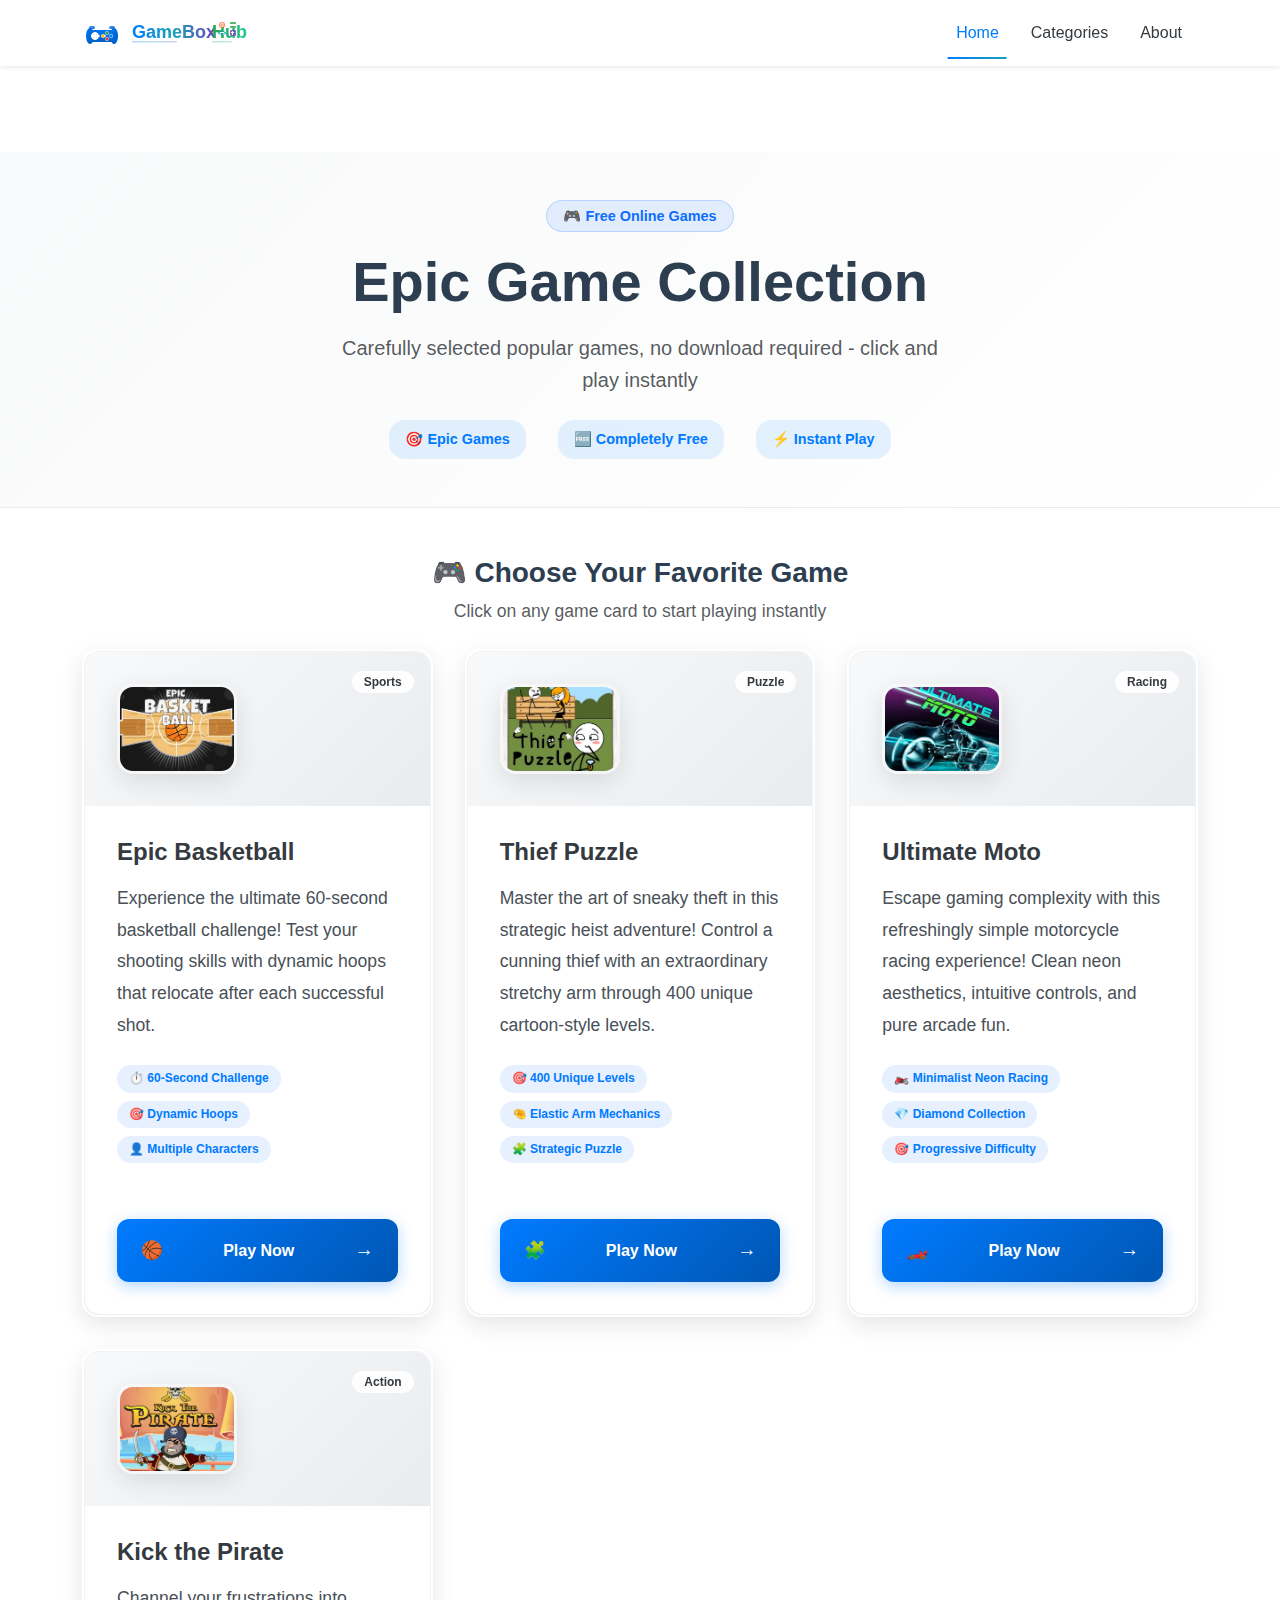
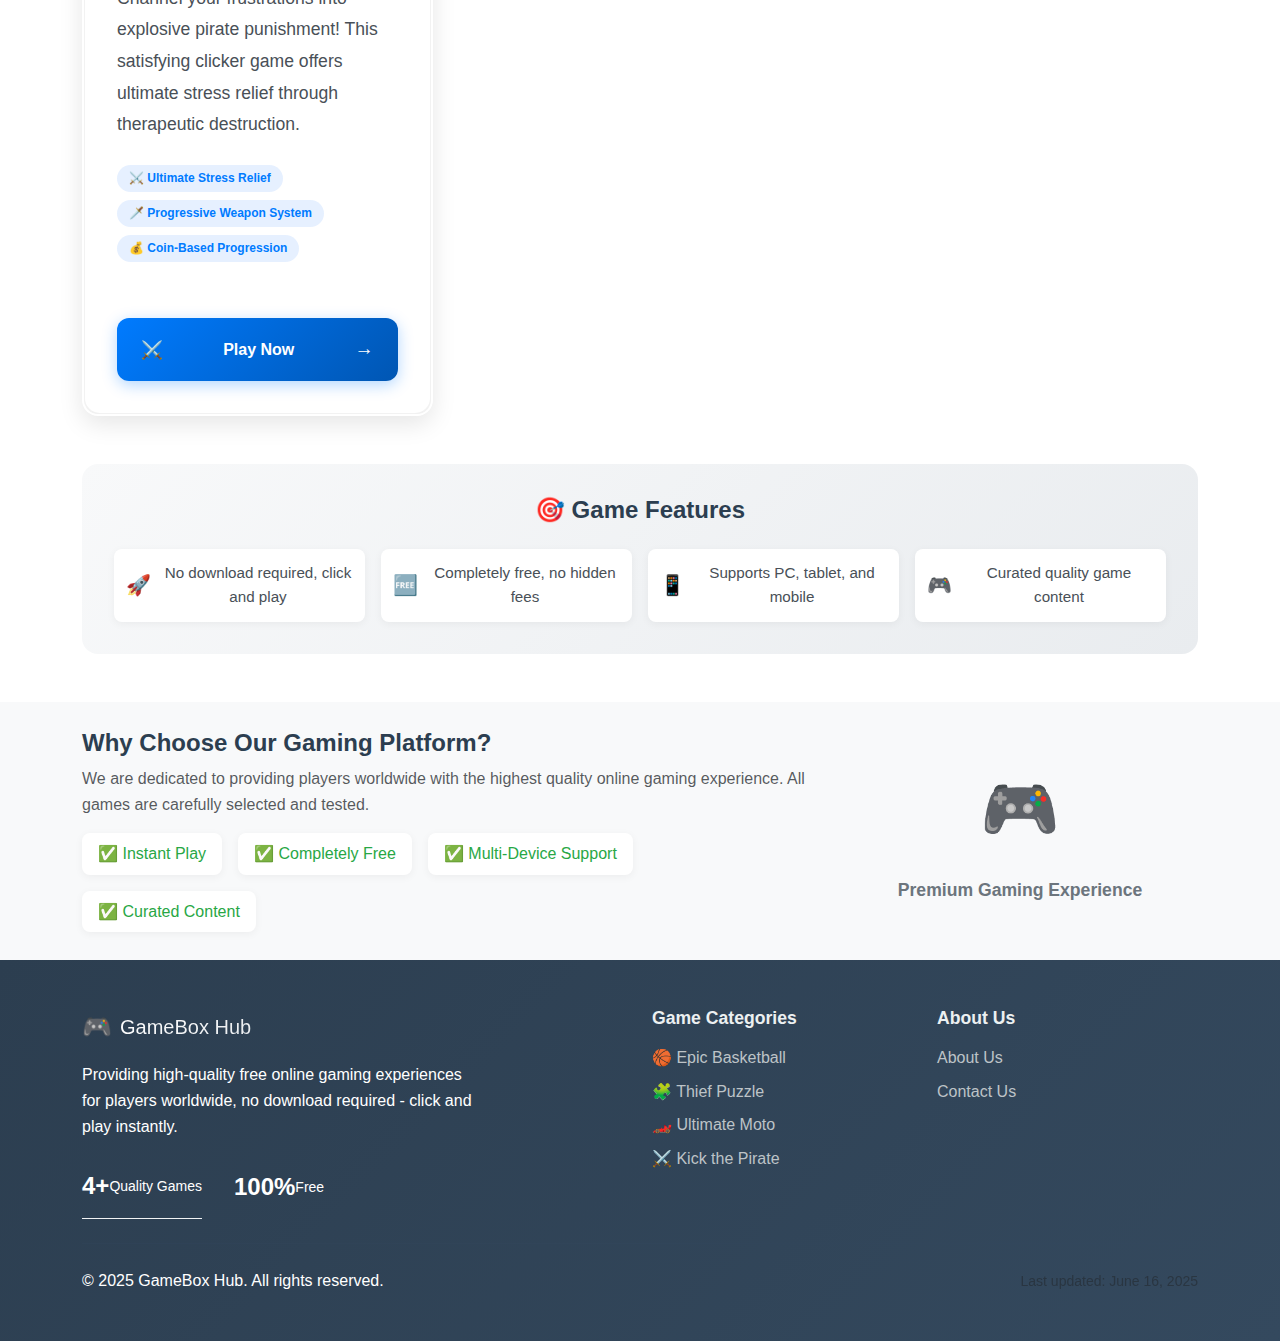
<file: index.html>
<!DOCTYPE html>
<html lang="en">
<head>
    <!-- Google Analytics -->
    <script async src="https://www.googletagmanager.com/gtag/js?id=G-SS87P0NPFR"></script>
    <script>
      window.dataLayer = window.dataLayer || [];
      function gtag(){dataLayer.push(arguments);}
      gtag('js', new Date());
      gtag('config', 'G-SS87P0NPFR');
    </script>
    
    <meta charset="UTF-8">
    <meta name="viewport" content="width=device-width, initial-scale=1.0">
    <meta http-equiv="X-UA-Compatible" content="IE=edge">
    
    <!-- SEO Meta Tags -->
    <title>Free Online Games - Play Amazing Browser Games Instantly | GameBox Hub</title>
    <meta name="description" content="Play amazing free online games including Epic Basketball, Thief Puzzle, Ultimate Moto & Kick the Pirate. No download required - instant browser gaming experience!">
    <meta name="keywords" content="free online games,browser games,instant games,no download games,epic basketball,thief puzzle,ultimate moto,kick pirate,online gaming,web games">
    <meta name="author" content="GameBox Hub">
    <meta name="robots" content="index, follow, max-snippet:-1, max-image-preview:large, max-video-preview:-1">
    <link rel="canonical" href="https://gamebox.games/">
    
    <!-- Hreflang for international SEO -->
    <link rel="alternate" hreflang="en" href="https://gamebox.games/">
    <link rel="alternate" hreflang="x-default" href="https://gamebox.games/">
    
    <!-- Open Graph Tags -->
    <meta property="og:title" content="Free Online Games - Play Amazing Browser Games Instantly | GameBox Hub">
    <meta property="og:description" content="Play amazing free online games including Epic Basketball, Thief Puzzle, Ultimate Moto & Kick the Pirate. No download required - instant browser gaming experience!">
    <meta property="og:type" content="website">
    <meta property="og:url" content="https://gamebox.games/">
    <meta property="og:image" content="https://gamebox.games/assets/images/og-image.jpg">
    <meta property="og:image:width" content="1200">
    <meta property="og:image:height" content="630">
    <meta property="og:image:alt" content="Free Online Games - GameBox Hub">
    <meta property="og:site_name" content="GameBox Hub">
    <meta property="og:locale" content="en_US">
    
    <!-- Twitter Card Tags -->
    <meta name="twitter:card" content="summary_large_image">
    <meta name="twitter:title" content="Free Online Games - Play 4 Epic Games Instantly">
    <meta name="twitter:description" content="Play 4 amazing free online games: Epic Basketball, Thief Puzzle, Ultimate Moto & Kick the Pirate. No download required!">
    <meta name="twitter:image" content="https://gamebox.games/assets/images/og-image.jpg">
    <meta name="twitter:image:alt" content="Free Online Games - GameBox Hub">
    
    <!-- Favicon -->
    <link rel="icon" type="image/svg+xml" href="/assets/images/icons/favicon.svg">
    <link rel="icon" type="image/svg+xml" sizes="16x16" href="/assets/images/icons/favicon-16x16.svg">
    <link rel="apple-touch-icon" sizes="180x180" href="/assets/images/icons/favicon.svg">
    <link rel="shortcut icon" href="/assets/images/icons/favicon.svg" type="image/svg+xml">
    
    <!-- CSS -->
    <link href="https://cdn.jsdelivr.net/npm/bootstrap@5.3.2/dist/css/bootstrap.min.css" rel="stylesheet">
    <link href="/assets/css/style.css?v=2024010113" rel="stylesheet">
    <link href="/assets/css/responsive.css?v=2024010113" rel="stylesheet">
    
    <!-- Structured Data -->
    <script type="application/ld+json">
    {
        "@context": "https://schema.org",
        "@type": "WebSite",
        "name": "GameBox Hub",
        "alternateName": ["Free Online Games Hub", "Epic Game Collection"],
        "url": "https://gamebox.games",
        "description": "Play 4 amazing free online games: Epic Basketball, Thief Puzzle, Ultimate Moto & Kick the Pirate. No download required - instant browser gaming experience!",
        "publisher": {
            "@type": "Organization",
            "name": "GameBox Hub",
            "logo": {
                "@type": "ImageObject",
                "url": "https://gamebox.games/assets/images/logo/logo.svg"
            }
        },
        "potentialAction": {
            "@type": "SearchAction",
            "target": "https://gamebox.games/?q={search_term_string}",
            "query-input": "required name=search_term_string"
        }
    }
    </script>
    
    <!-- Additional Structured Data for Games Collection -->
    <script type="application/ld+json">
    {
        "@context": "https://schema.org",
        "@type": "CollectionPage",
        "name": "Free Online Games Collection",
        "description": "Collection of 4 free online games including basketball, puzzle, racing and action games",
        "url": "https://gamebox.games",
        "mainEntity": {
            "@type": "ItemList",
            "numberOfItems": 4,
            "itemListElement": [
                {
                    "@type": "Game",
                    "position": 1,
                    "name": "Epic Basketball",
                    "description": "60-second basketball challenge game",
                    "genre": "Sports Game",
                    "url": "https://gamebox.games/games/epic-basketball.html"
                },
                {
                    "@type": "Game",
                    "position": 2,
                    "name": "Thief Puzzle",
                    "description": "Strategic puzzle game with 400 levels",
                    "genre": "Puzzle Game",
                    "url": "https://gamebox.games/games/thief-puzzle.html"
                },
                {
                    "@type": "Game",
                    "position": 3,
                    "name": "Ultimate Moto",
                    "description": "High-speed motorcycle racing game",
                    "genre": "Racing Game",
                    "url": "https://gamebox.games/games/ultimate-moto.html"
                },
                {
                    "@type": "Game",
                    "position": 4,
                    "name": "Kick the Pirate",
                    "description": "Action-packed pirate fighting game",
                    "genre": "Action Game",
                    "url": "https://gamebox.games/games/kick-the-pirate.html"
                }
            ]
        }
    }
    </script>
</head>
<body>
    <!-- Navigation -->
    <div id="navbar-container"></div>

    <!-- Hero Section -->
    <section class="hero-section-simple">
        <div class="container">
            <div class="hero-content-simple text-center py-5">
                <div class="hero-badge mb-3">
                    <span class="badge bg-primary-soft text-primary px-3 py-2 rounded-pill">
                        🎮 Free Online Games
                    </span>
                </div>
                <h1 class="hero-title-simple display-4 fw-bold mb-3">
                    Epic Game Collection
                </h1>
                <p class="hero-description-simple lead mb-4 text-muted">
                    Carefully selected popular games, no download required - click and play instantly
                </p>
                <div class="hero-quick-stats">
                    <span class="quick-stat">🎯 Epic Games</span>
                    <span class="quick-stat">🆓 Completely Free</span>
                    <span class="quick-stat">⚡ Instant Play</span>
                </div>
            </div>
        </div>
    </section>

    <!-- Games Showcase Section -->
    <section id="games" class="games-section-main py-5">
        <div class="container">
            <div class="games-header text-center mb-4">
                <h2 class="games-title h3 fw-bold mb-2">🎮 Choose Your Favorite Game</h2>
                <p class="games-subtitle text-muted">Click on any game card to start playing instantly</p>
            </div>
            
            <div class="games-grid-main">
                <!-- Epic Basketball Game -->
                <div class="game-card-main clickable-card" data-aos="fade-up" data-aos-delay="100" data-game-url="/games/epic-basketball.html">
                    <div class="game-card-inner">
                        <div class="game-card-header">
                            <div class="game-thumbnail-wrapper">
                                <img src="/assets/images/thumbnails/epic-basketball-thumb.jpg" 
                                     alt="Epic Basketball Game Screenshot" 
                                     class="game-thumbnail"
                                     loading="lazy"
                                     onerror="this.style.display='none'; this.nextElementSibling.style.display='flex';">
                                <div class="game-icon-wrapper basketball-theme" style="display: none;">
                                    <div class="game-icon">🏀</div>
                                    <div class="icon-glow"></div>
                                </div>
                            </div>
                            <div class="game-category">
                                <span class="category-badge">Sports</span>
                            </div>
                        </div>
                        
                        <div class="game-card-body">
                            <h3 class="game-title">Epic Basketball</h3>
                            <p class="game-description">
                                Experience the ultimate 60-second basketball challenge! Test your shooting skills with dynamic hoops that relocate after each successful shot.
                            </p>
                            <div class="game-features">
                                <span class="feature-tag">⏱️ 60-Second Challenge</span>
                                <span class="feature-tag">🎯 Dynamic Hoops</span>
                                <span class="feature-tag">👤 Multiple Characters</span>
                            </div>
                        </div>
                        
                        <div class="game-card-footer">
                            <a href="/games/epic-basketball.html" class="game-play-btn-main">
                                <span class="btn-icon">🏀</span>
                                <span class="btn-text">Play Now</span>
                                <span class="btn-arrow">→</span>
                            </a>
                        </div>
                    </div>
                </div>

                <!-- Thief Puzzle Game -->
                <div class="game-card-main clickable-card" data-aos="fade-up" data-aos-delay="200" data-game-url="/games/thief-puzzle.html">
                    <div class="game-card-inner">
                        <div class="game-card-header">
                            <div class="game-thumbnail-wrapper">
                                <img src="/assets/images/thumbnails/thief-puzzle-thumb.jpg" 
                                     alt="Thief Puzzle Game Screenshot" 
                                     class="game-thumbnail"
                                     loading="lazy"
                                     onerror="this.style.display='none'; this.nextElementSibling.style.display='flex';">
                                <div class="game-icon-wrapper puzzle-theme" style="display: none;">
                                    <div class="game-icon">🧩</div>
                                    <div class="icon-glow"></div>
                                </div>
                            </div>
                            <div class="game-category">
                                <span class="category-badge">Puzzle</span>
                            </div>
                        </div>
                        
                        <div class="game-card-body">
                            <h3 class="game-title">Thief Puzzle</h3>
                            <p class="game-description">
                                Master the art of sneaky theft in this strategic heist adventure! Control a cunning thief with an extraordinary stretchy arm through 400 unique cartoon-style levels.
                            </p>
                            <div class="game-features">
                                <span class="feature-tag">🎯 400 Unique Levels</span>
                                <span class="feature-tag">🤏 Elastic Arm Mechanics</span>
                                <span class="feature-tag">🧩 Strategic Puzzle</span>
                            </div>
                        </div>
                        
                        <div class="game-card-footer">
                            <a href="/games/thief-puzzle.html" class="game-play-btn-main">
                                <span class="btn-icon">🧩</span>
                                <span class="btn-text">Play Now</span>
                                <span class="btn-arrow">→</span>
                            </a>
                        </div>
                    </div>
                </div>

                <!-- Ultimate Moto Game -->
                <div class="game-card-main clickable-card" data-aos="fade-up" data-aos-delay="300" data-game-url="/games/ultimate-moto.html">
                    <div class="game-card-inner">
                        <div class="game-card-header">
                            <div class="game-thumbnail-wrapper">
                                <img src="/assets/images/thumbnails/ultimate-moto-thumb.jpg" 
                                     alt="Ultimate Moto Game Screenshot" 
                                     class="game-thumbnail"
                                     loading="lazy"
                                     onerror="this.style.display='none'; this.nextElementSibling.style.display='flex';">
                                <div class="game-icon-wrapper racing-theme" style="display: none;">
                                    <div class="game-icon">🏎️</div>
                                    <div class="icon-glow"></div>
                                </div>
                            </div>
                            <div class="game-category">
                                <span class="category-badge">Racing</span>
                            </div>
                        </div>
                        
                        <div class="game-card-body">
                            <h3 class="game-title">Ultimate Moto</h3>
                            <p class="game-description">
                                Escape gaming complexity with this refreshingly simple motorcycle racing experience! Clean neon aesthetics, intuitive controls, and pure arcade fun.
                            </p>
                            <div class="game-features">
                                <span class="feature-tag">🏍️ Minimalist Neon Racing</span>
                                <span class="feature-tag">💎 Diamond Collection</span>
                                <span class="feature-tag">🎯 Progressive Difficulty</span>
                            </div>
                        </div>
                        
                        <div class="game-card-footer">
                            <a href="/games/ultimate-moto.html" class="game-play-btn-main">
                                <span class="btn-icon">🏎️</span>
                                <span class="btn-text">Play Now</span>
                                <span class="btn-arrow">→</span>
                            </a>
                        </div>
                    </div>
                </div>

                <!-- Kick the Pirate Game -->
                <div class="game-card-main clickable-card" data-aos="fade-up" data-aos-delay="400" data-game-url="/games/kick-the-pirate.html">
                    <div class="game-card-inner">
                        <div class="game-card-header">
                            <div class="game-thumbnail-wrapper">
                                <img src="/assets/images/thumbnails/kick-the-pirate-thumb.jpg" 
                                     alt="Kick the Pirate Game Screenshot" 
                                     class="game-thumbnail"
                                     loading="lazy"
                                     onerror="this.style.display='none'; this.nextElementSibling.style.display='flex';">
                                <div class="game-icon-wrapper action-theme" style="display: none;">
                                    <div class="game-icon">⚔️</div>
                                    <div class="icon-glow"></div>
                                </div>
                            </div>
                            <div class="game-category">
                                <span class="category-badge">Action</span>
                            </div>
                        </div>
                        
                        <div class="game-card-body">
                            <h3 class="game-title">Kick the Pirate</h3>
                            <p class="game-description">
                                Channel your frustrations into explosive pirate punishment! This satisfying clicker game offers ultimate stress relief through therapeutic destruction.
                            </p>
                            <div class="game-features">
                                <span class="feature-tag">⚔️ Ultimate Stress Relief</span>
                                <span class="feature-tag">🗡️ Progressive Weapon System</span>
                                <span class="feature-tag">💰 Coin-Based Progression</span>
                            </div>
                        </div>
                        
                        <div class="game-card-footer">
                            <a href="/games/kick-the-pirate.html" class="game-play-btn-main">
                                <span class="btn-icon">⚔️</span>
                                <span class="btn-text">Play Now</span>
                                <span class="btn-arrow">→</span>
                            </a>
                        </div>
                    </div>
                </div>
            </div>
            
            <!-- Games Overview -->
            <div class="games-summary text-center mt-5">
                <div class="summary-card">
                    <h4 class="summary-title">🎯 Game Features</h4>
                    <div class="summary-features">
                        <div class="summary-feature">
                            <span class="feature-icon">🚀</span>
                            <span class="feature-text">No download required, click and play</span>
                        </div>
                        <div class="summary-feature">
                            <span class="feature-icon">🆓</span>
                            <span class="feature-text">Completely free, no hidden fees</span>
                        </div>
                        <div class="summary-feature">
                            <span class="feature-icon">📱</span>
                            <span class="feature-text">Supports PC, tablet, and mobile</span>
                        </div>
                        <div class="summary-feature">
                            <span class="feature-icon">🎮</span>
                            <span class="feature-text">Curated quality game content</span>
                        </div>
                    </div>
                </div>
            </div>
        </div>
    </section>

    <!-- Features Introduction Section -->
    <section id="features" class="features-section-simple py-4 bg-light">
        <div class="container">
            <div class="row align-items-center">
                <div class="col-lg-8">
                    <h3 class="features-title h4 fw-bold mb-2">Why Choose Our Gaming Platform?</h3>
                    <p class="features-description text-muted mb-3">
                        We are dedicated to providing players worldwide with the highest quality online gaming experience. All games are carefully selected and tested.
                    </p>
                    <div class="features-list">
                        <span class="feature-item">✅ Instant Play</span>
                        <span class="feature-item">✅ Completely Free</span>
                        <span class="feature-item">✅ Multi-Device Support</span>
                        <span class="feature-item">✅ Curated Content</span>
                    </div>
                </div>
                <div class="col-lg-4 text-center">
                    <div class="features-visual">
                        <div class="visual-icon">🎮</div>
                        <div class="visual-text">Premium Gaming Experience</div>
                    </div>
                </div>
            </div>
        </div>
    </section>

    <!-- Footer -->
    <div id="footer-container"></div>

    <!-- JavaScript -->
    <script src="https://cdn.jsdelivr.net/npm/bootstrap@5.3.2/dist/js/bootstrap.bundle.min.js"></script>
    <script src="/assets/js/components.js?v=2024010108"></script>
    <script src="/assets/js/main.js?v=2024010105"></script>
    <script>
        // 初始化首页组件
        document.addEventListener('DOMContentLoaded', function() {
            // 渲染导航栏
            document.getElementById('navbar-container').innerHTML = GameBoxComponents.renderNavbar('home');
            
            // 渲染Footer（首页显示统计信息）
            document.getElementById('footer-container').innerHTML = GameBoxComponents.renderFooter(true);
            
            // 设置游戏卡片点击功能
            setupClickableCards();
            
            console.log('首页初始化完成，游戏卡片点击功能已激活');
        });
        
        // 游戏卡片点击功能
        function setupClickableCards() {
            const clickableCards = document.querySelectorAll('.clickable-card');
            console.log('找到', clickableCards.length, '个可点击的游戏卡片');
            
            clickableCards.forEach((card, index) => {
                card.addEventListener('click', (e) => {
                    // 防止在点击按钮时触发卡片点击
                    if (e.target.closest('.game-play-btn-main')) {
                        console.log('点击了Play Now按钮，不处理卡片点击');
                        return;
                    }
                    
                    const gameUrl = card.getAttribute('data-game-url');
                    console.log('卡片点击事件触发，游戏URL:', gameUrl);
                    
                    if (gameUrl) {
                        // 添加点击动画效果
                        card.style.transform = 'translateY(-4px) scale(0.98)';
                        
                        // 短暂延迟后跳转，让用户看到点击反馈
                        setTimeout(() => {
                            console.log('正在跳转到:', gameUrl);
                            window.location.href = gameUrl;
                        }, 150);
                    } else {
                        console.error('未找到游戏URL');
                    }
                });

                // 添加键盘支持
                card.addEventListener('keydown', (e) => {
                    if (e.key === 'Enter' || e.key === ' ') {
                        e.preventDefault();
                        const gameUrl = card.getAttribute('data-game-url');
                        if (gameUrl) {
                            console.log('键盘触发游戏跳转:', gameUrl);
                            window.location.href = gameUrl;
                        }
                    }
                });

                // 确保卡片可以获得焦点
                if (!card.hasAttribute('tabindex')) {
                    card.setAttribute('tabindex', '0');
                }

                // 添加鼠标进入和离开的效果
                card.addEventListener('mouseenter', () => {
                    card.style.cursor = 'pointer';
                });

                card.addEventListener('mouseleave', () => {
                    // 重置变换效果
                    card.style.transform = '';
                });
                
                console.log(`游戏卡片 ${index + 1} 点击功能已设置`);
            });
        }
    </script>
</body>
</html>
</file>
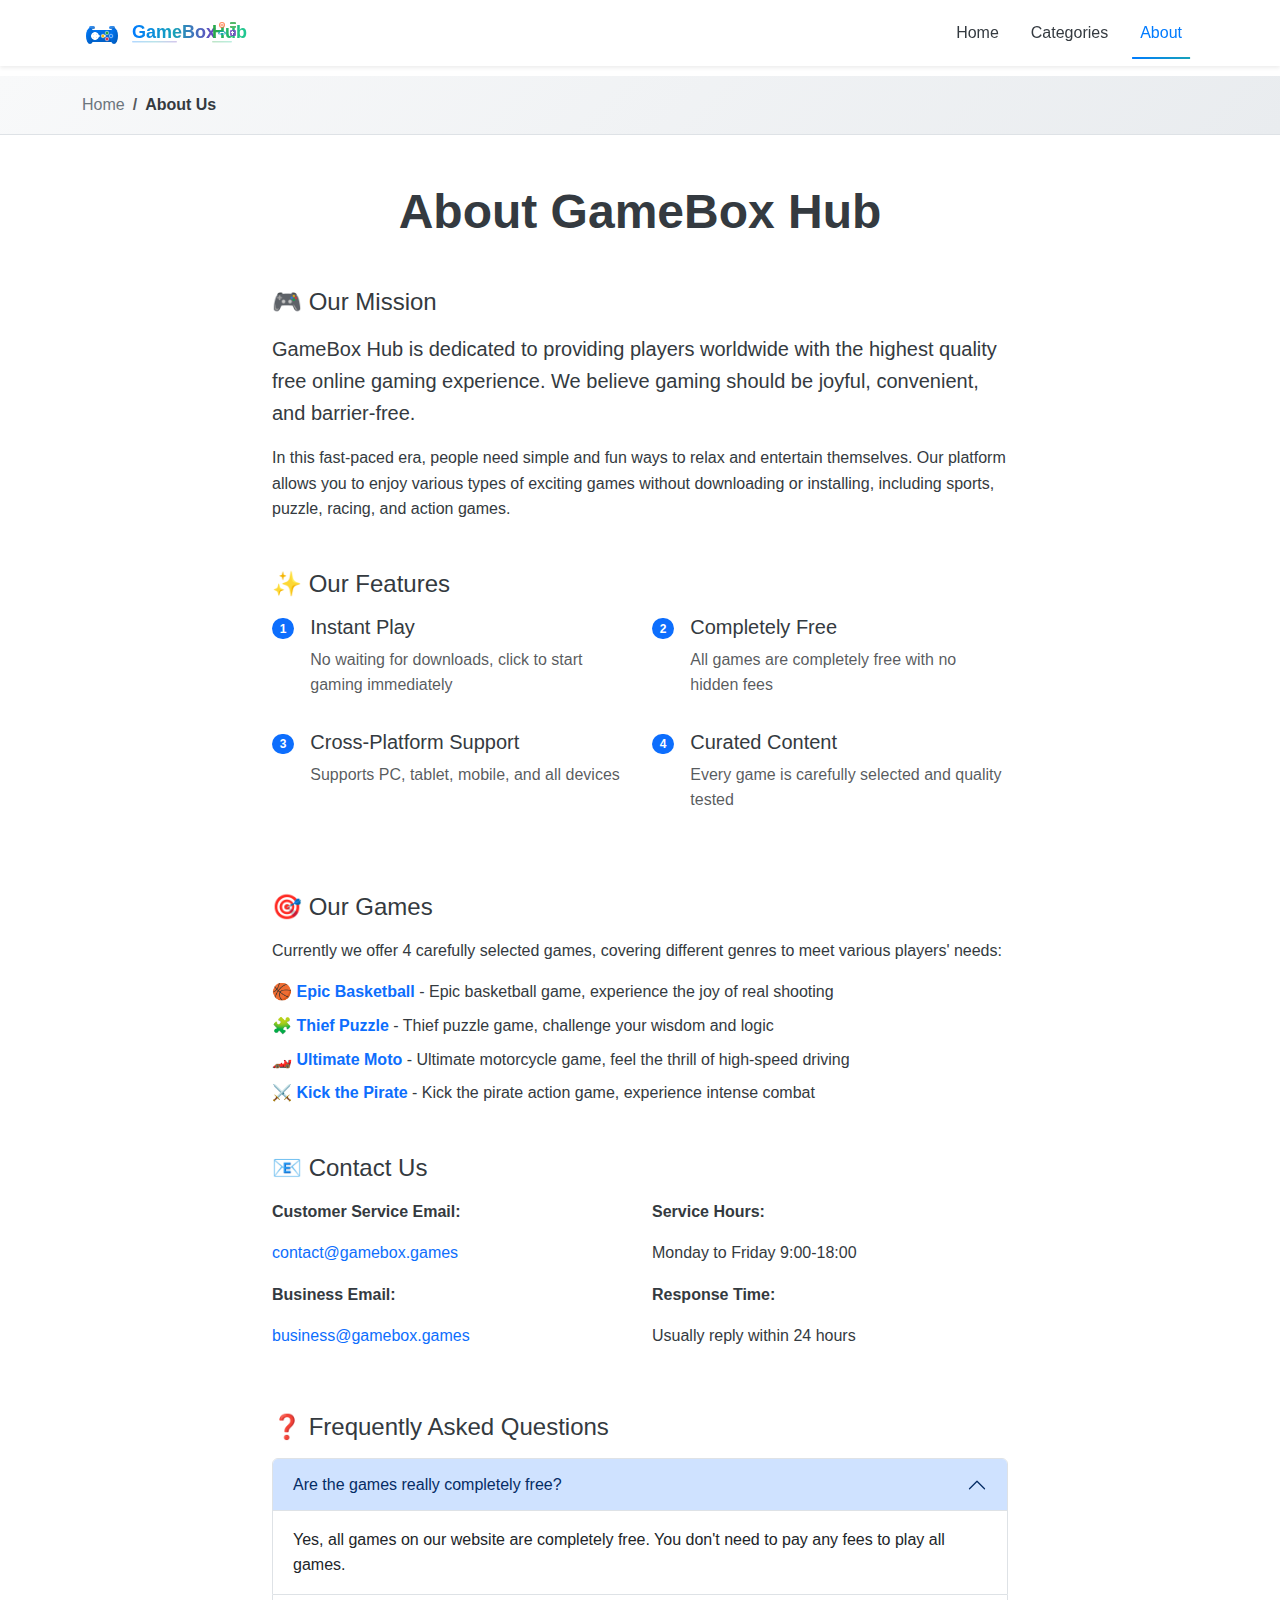
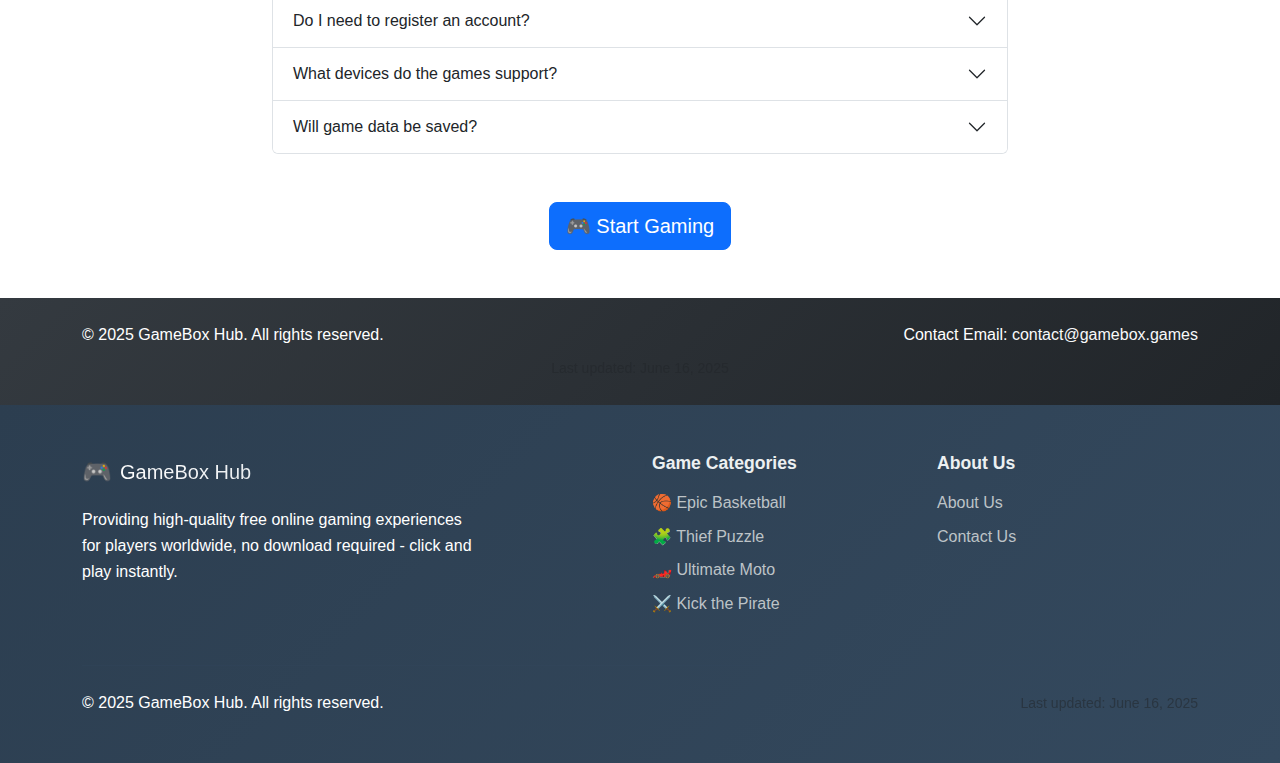
<file: about.html>
<!DOCTYPE html>
<html lang="en">
<head>
    <!-- Google Analytics -->
    <script async src="https://www.googletagmanager.com/gtag/js?id=G-SS87P0NPFR"></script>
    <script>
      window.dataLayer = window.dataLayer || [];
      function gtag(){dataLayer.push(arguments);}
      gtag('js', new Date());
      gtag('config', 'G-SS87P0NPFR');
    </script>
    
    <meta charset="UTF-8">
    <meta name="viewport" content="width=device-width, initial-scale=1.0">
    <meta http-equiv="X-UA-Compatible" content="IE=edge">
    
    <!-- SEO Meta Tags -->
    <title>About Us - GameBox Hub | Free Online Games Platform</title>
    <meta name="description" content="Learn about GameBox Hub's mission to provide the best free online gaming experience. Discover our featured games including Basketball, Puzzle, Racing & Action games - all free to play!">
    <meta name="keywords" content="about gamebox hub,free online games platform,online gaming,browser games,contact us,game platform,instant games">
    <meta name="author" content="GameBox Hub">
    <meta name="robots" content="index, follow">
    <link rel="canonical" href="https://gamebox.games/about.html">
    
    <!-- Open Graph Tags -->
    <meta property="og:title" content="About Us - Free Online Games Hub">
    <meta property="og:description" content="Learn about GameBox Hub's mission and vision. We are dedicated to providing players with the highest quality free online gaming experience.">
    <meta property="og:type" content="website">
    <meta property="og:url" content="https://gamebox.games/about.html">
    <meta property="og:image" content="https://gamebox.games/assets/images/og-image.jpg">
    <meta property="og:image:width" content="1200">
    <meta property="og:image:height" content="630">
    <meta property="og:image:alt" content="About GameBox Hub - Free Online Games Platform">
    <meta property="og:site_name" content="GameBox Hub">
    <meta property="og:locale" content="en_US">
    
    <!-- Twitter Card Tags -->
    <meta name="twitter:card" content="summary_large_image">
    <meta name="twitter:title" content="About Us - GameBox Hub">
    <meta name="twitter:description" content="Learn about GameBox Hub's mission to provide the best free online gaming experience.">
    <meta name="twitter:image" content="https://gamebox.games/assets/images/og-image.jpg">
    <meta name="twitter:image:alt" content="About GameBox Hub">
    
    <!-- Favicon -->
    <link rel="icon" type="image/svg+xml" href="/assets/images/icons/favicon.svg">
    <link rel="icon" type="image/svg+xml" sizes="16x16" href="/assets/images/icons/favicon-16x16.svg">
    <link rel="apple-touch-icon" sizes="180x180" href="/assets/images/icons/favicon.svg">
    <link rel="shortcut icon" href="/assets/images/icons/favicon.svg" type="image/svg+xml">
    
    <!-- CSS -->
    <link href="https://cdn.jsdelivr.net/npm/bootstrap@5.3.2/dist/css/bootstrap.min.css" rel="stylesheet">
    <link href="/assets/css/style.css?v=2024010101" rel="stylesheet">
    <link href="/assets/css/responsive.css?v=2024010101" rel="stylesheet">
    
    <!-- Structured Data -->
    <script type="application/ld+json">
    {
        "@context": "https://schema.org",
        "@type": "AboutPage",
        "name": "About GameBox Hub",
        "description": "Learn about GameBox Hub's mission to provide the best free online gaming experience with basketball, puzzle, racing and action games.",
        "url": "https://gamebox.games/about.html",
        "mainEntity": {
            "@type": "Organization",
            "name": "GameBox Hub",
            "url": "https://gamebox.games",
            "description": "Free online gaming platform featuring 4 amazing games",
            "foundingDate": "2024",
            "sameAs": [
                "https://gamebox.games"
            ],
            "offers": {
                "@type": "Offer",
                "description": "Free online games including Epic Basketball, Thief Puzzle, Ultimate Moto, and Kick the Pirate",
                "price": "0",
                "priceCurrency": "USD"
            }
        }
    }
    </script>
</head>
<body>
    <!-- Navigation -->
    <div id="navbar-container"></div>

    <!-- Breadcrumb Navigation -->
    <div id="breadcrumb-container"></div>

    <!-- Main Content -->
    <main class="py-5">
        <div class="container">
            <div class="row">
                <div class="col-lg-8 mx-auto">
                    <h1 class="display-5 fw-bold text-center mb-5">About GameBox Hub</h1>
                    
                    <!-- Website Introduction -->
                    <section class="mb-5">
                        <h2 class="h4 mb-3">🎮 Our Mission</h2>
                        <p class="lead">GameBox Hub is dedicated to providing players worldwide with the highest quality free online gaming experience. We believe gaming should be joyful, convenient, and barrier-free.</p>
                        <p>In this fast-paced era, people need simple and fun ways to relax and entertain themselves. Our platform allows you to enjoy various types of exciting games without downloading or installing, including sports, puzzle, racing, and action games.</p>
                    </section>

                    <!-- Our Features -->
                    <section class="mb-5">
                        <h2 class="h4 mb-3">✨ Our Features</h2>
                        <div class="row">
                            <div class="col-md-6 mb-3">
                                <div class="d-flex">
                                    <div class="flex-shrink-0 me-3">
                                        <span class="badge bg-primary rounded-pill">1</span>
                                    </div>
                                    <div>
                                        <h5>Instant Play</h5>
                                        <p class="text-muted">No waiting for downloads, click to start gaming immediately</p>
                                    </div>
                                </div>
                            </div>
                            <div class="col-md-6 mb-3">
                                <div class="d-flex">
                                    <div class="flex-shrink-0 me-3">
                                        <span class="badge bg-primary rounded-pill">2</span>
                                    </div>
                                    <div>
                                        <h5>Completely Free</h5>
                                        <p class="text-muted">All games are completely free with no hidden fees</p>
                                    </div>
                                </div>
                            </div>
                            <div class="col-md-6 mb-3">
                                <div class="d-flex">
                                    <div class="flex-shrink-0 me-3">
                                        <span class="badge bg-primary rounded-pill">3</span>
                                    </div>
                                    <div>
                                        <h5>Cross-Platform Support</h5>
                                        <p class="text-muted">Supports PC, tablet, mobile, and all devices</p>
                                    </div>
                                </div>
                            </div>
                            <div class="col-md-6 mb-3">
                                <div class="d-flex">
                                    <div class="flex-shrink-0 me-3">
                                        <span class="badge bg-primary rounded-pill">4</span>
                                    </div>
                                    <div>
                                        <h5>Curated Content</h5>
                                        <p class="text-muted">Every game is carefully selected and quality tested</p>
                                    </div>
                                </div>
                            </div>
                        </div>
                    </section>

                    <!-- Our Games -->
                    <section class="mb-5">
                        <h2 class="h4 mb-3">🎯 Our Games</h2>
                        <p>Currently we offer 4 carefully selected games, covering different genres to meet various players' needs:</p>
                        <ul class="list-unstyled">
                            <li class="mb-2">
                                <strong>🏀 <a href="/games/epic-basketball.html" class="text-primary text-decoration-none">Epic Basketball</a></strong> - Epic basketball game, experience the joy of real shooting
                            </li>
                            <li class="mb-2">
                                <strong>🧩 <a href="/games/thief-puzzle.html" class="text-primary text-decoration-none">Thief Puzzle</a></strong> - Thief puzzle game, challenge your wisdom and logic
                            </li>
                            <li class="mb-2">
                                <strong>🏎️ <a href="/games/ultimate-moto.html" class="text-primary text-decoration-none">Ultimate Moto</a></strong> - Ultimate motorcycle game, feel the thrill of high-speed driving
                            </li>
                            <li class="mb-2">
                                <strong>⚔️ <a href="/games/kick-the-pirate.html" class="text-primary text-decoration-none">Kick the Pirate</a></strong> - Kick the pirate action game, experience intense combat
                            </li>
                        </ul>
                    </section>

                    <!-- Contact Us -->
                    <section class="mb-5">
                        <h2 class="h4 mb-3">📧 Contact Us</h2>
                        <div class="row">
                            <div class="col-md-6">
                                <p><strong>Customer Service Email:</strong></p>
                                <p><a href="mailto:contact@gamebox.games" class="text-primary">contact@gamebox.games</a></p>
                                
                                <p><strong>Business Email:</strong></p>
                                <p><a href="mailto:business@gamebox.games" class="text-primary">business@gamebox.games</a></p>
                            </div>
                            <div class="col-md-6">
                                <p><strong>Service Hours:</strong></p>
                                <p>Monday to Friday 9:00-18:00</p>
                                
                                <p><strong>Response Time:</strong></p>
                                <p>Usually reply within 24 hours</p>
                            </div>
                        </div>
                    </section>

                    <!-- Frequently Asked Questions -->
                    <section class="mb-5">
                        <h2 class="h4 mb-3">❓ Frequently Asked Questions</h2>
                        <div class="accordion" id="faqAccordion">
                            <div class="accordion-item">
                                <h3 class="accordion-header" id="faq1">
                                    <button class="accordion-button" type="button" data-bs-toggle="collapse" data-bs-target="#collapse1" aria-expanded="true" aria-controls="collapse1">
                                        Are the games really completely free?
                                    </button>
                                </h3>
                                <div id="collapse1" class="accordion-collapse collapse show" aria-labelledby="faq1" data-bs-parent="#faqAccordion">
                                    <div class="accordion-body">
                                        Yes, all games on our website are completely free. You don't need to pay any fees to play all games.
                                    </div>
                                </div>
                            </div>
                            
                            <div class="accordion-item">
                                <h3 class="accordion-header" id="faq2">
                                    <button class="accordion-button collapsed" type="button" data-bs-toggle="collapse" data-bs-target="#collapse2" aria-expanded="false" aria-controls="collapse2">
                                        Do I need to register an account?
                                    </button>
                                </h3>
                                <div id="collapse2" class="accordion-collapse collapse" aria-labelledby="faq2" data-bs-parent="#faqAccordion">
                                    <div class="accordion-body">
                                        No registration required. You can directly click on any game to start playing without any registration or login process.
                                    </div>
                                </div>
                            </div>
                            
                            <div class="accordion-item">
                                <h3 class="accordion-header" id="faq3">
                                    <button class="accordion-button collapsed" type="button" data-bs-toggle="collapse" data-bs-target="#collapse3" aria-expanded="false" aria-controls="collapse3">
                                        What devices do the games support?
                                    </button>
                                </h3>
                                <div id="collapse3" class="accordion-collapse collapse" aria-labelledby="faq3" data-bs-parent="#faqAccordion">
                                    <div class="accordion-body">
                                        Our games support all modern devices, including computers (Windows, Mac, Linux), tablets, and smartphones. You just need a modern browser to play.
                                    </div>
                                </div>
                            </div>
                            
                            <div class="accordion-item">
                                <h3 class="accordion-header" id="faq4">
                                    <button class="accordion-button collapsed" type="button" data-bs-toggle="collapse" data-bs-target="#collapse4" aria-expanded="false" aria-controls="collapse4">
                                        Will game data be saved?
                                    </button>
                                </h3>
                                <div id="collapse4" class="accordion-collapse collapse" aria-labelledby="faq4" data-bs-parent="#faqAccordion">
                                    <div class="accordion-body">
                                        Game progress and scores are saved in your browser. However, if you clear browser data, game progress may be lost.
                                    </div>
                                </div>
                            </div>
                        </div>
                    </section>

                    <!-- Back to Home Button -->
                    <div class="text-center">
                        <a href="/" class="btn btn-primary btn-lg">
                            🎮 Start Gaming
                        </a>
                    </div>
                </div>
            </div>
        </div>
    </main>

    <!-- Footer -->
    <footer class="bg-dark text-white py-4">
        <div class="container">
            <div class="row">
                <div class="col-lg-6">
                    <p class="mb-0">&copy; 2025 GameBox Hub. All rights reserved.</p>
                </div>
                <div class="col-lg-6 text-lg-end">
                    <p class="mb-0">
                        Contact Email: <a href="mailto:contact@gamebox.games" class="text-light">contact@gamebox.games</a>
                    </p>
                </div>
            </div>
            <div class="row mt-2">
                <div class="col-12 text-center">
                                                                                         <small class="text-muted">Last updated: June 16, 2025</small>
                </div>
            </div>
        </div>
    </footer>

    <!-- Footer -->
    <div id="footer-container"></div>

    <!-- JavaScript -->
    <script src="https://cdn.jsdelivr.net/npm/bootstrap@5.3.2/dist/js/bootstrap.bundle.min.js"></script>
    <script src="/assets/js/components.js?v=2024010106"></script>
    <script src="/assets/js/main.js?v=2024010101"></script>
    <script>
        // 初始化关于页面组件
        document.addEventListener('DOMContentLoaded', function() {
            // 渲染导航栏
            document.getElementById('navbar-container').innerHTML = GameBoxComponents.renderNavbar('about');
            
            // 渲染面包屑导航
            const breadcrumbs = [
                { name: 'Home', url: '/' },
                { name: 'About Us', url: '/about.html' }
            ];
            document.getElementById('breadcrumb-container').innerHTML = GameBoxComponents.renderBreadcrumb(breadcrumbs);
            
            // 渲染Footer
            document.getElementById('footer-container').innerHTML = GameBoxComponents.renderFooter();
        });
    </script>
</body>
</html>
</file>
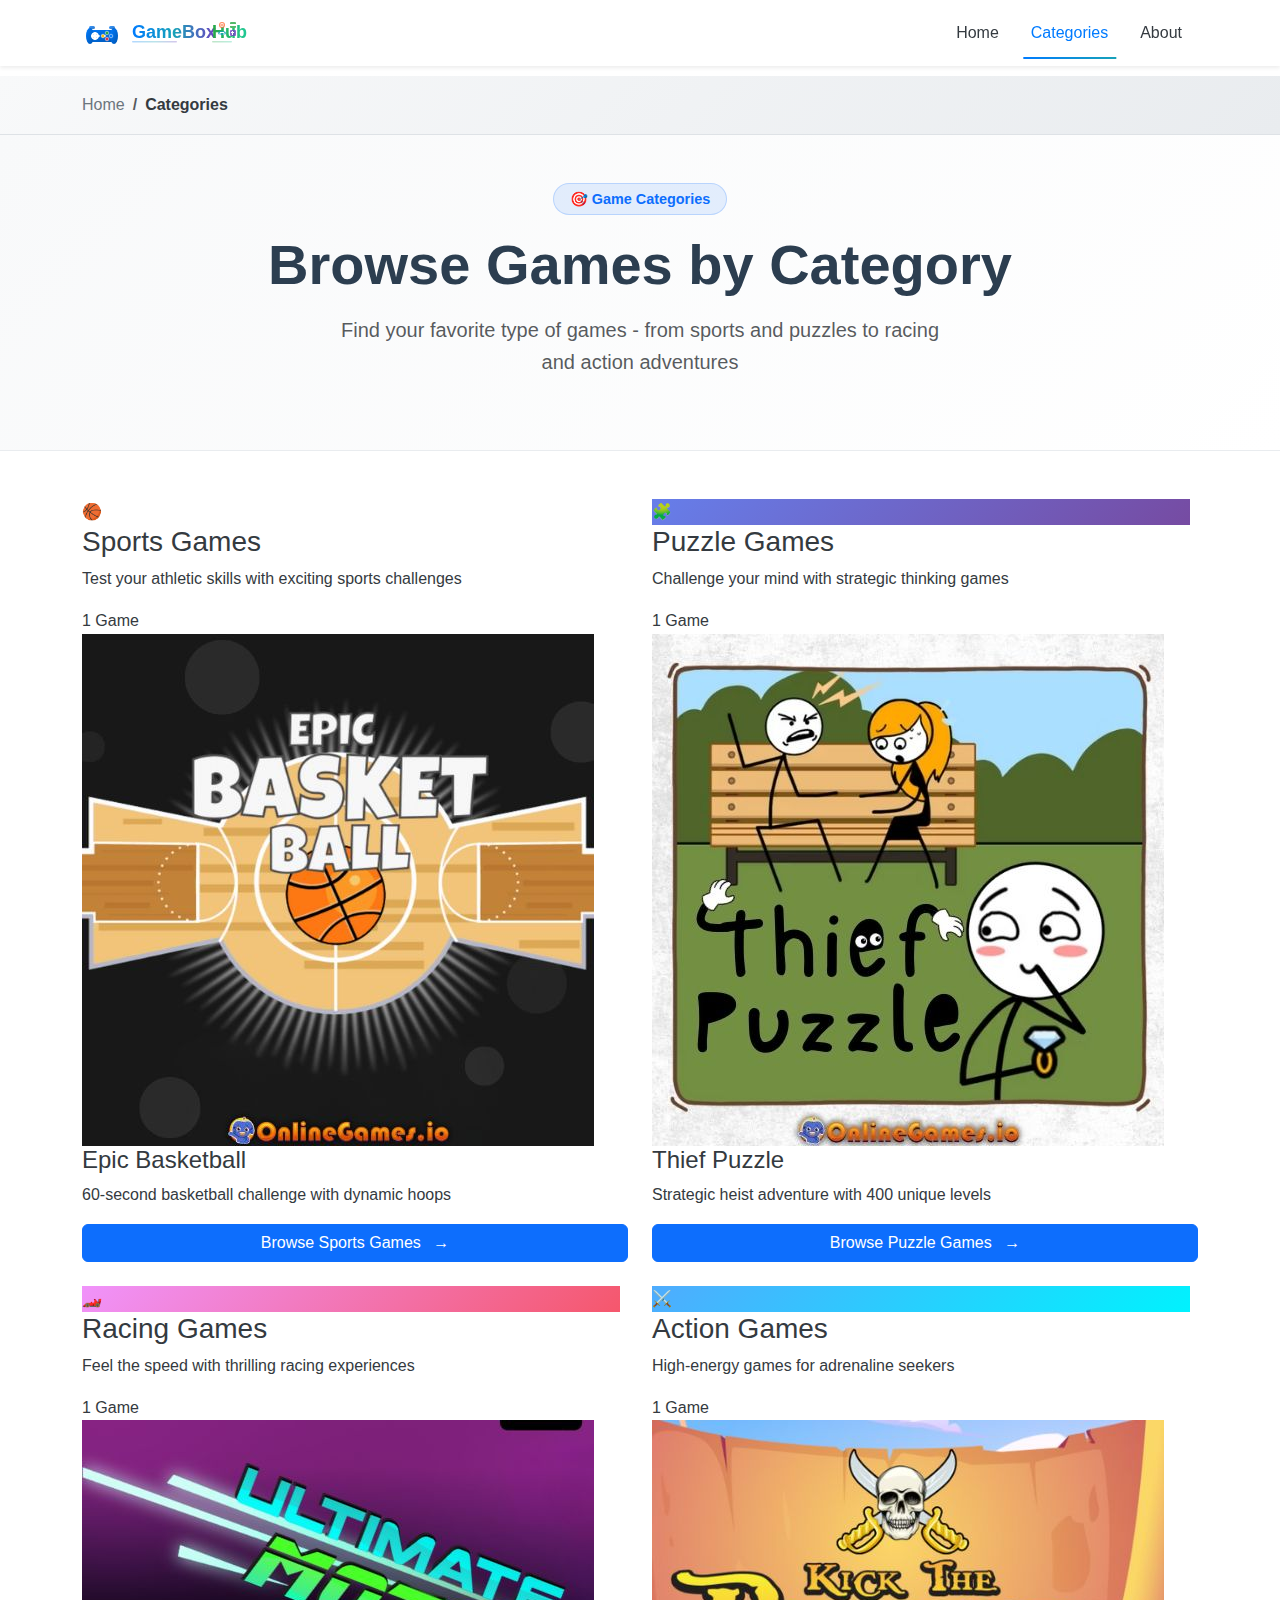
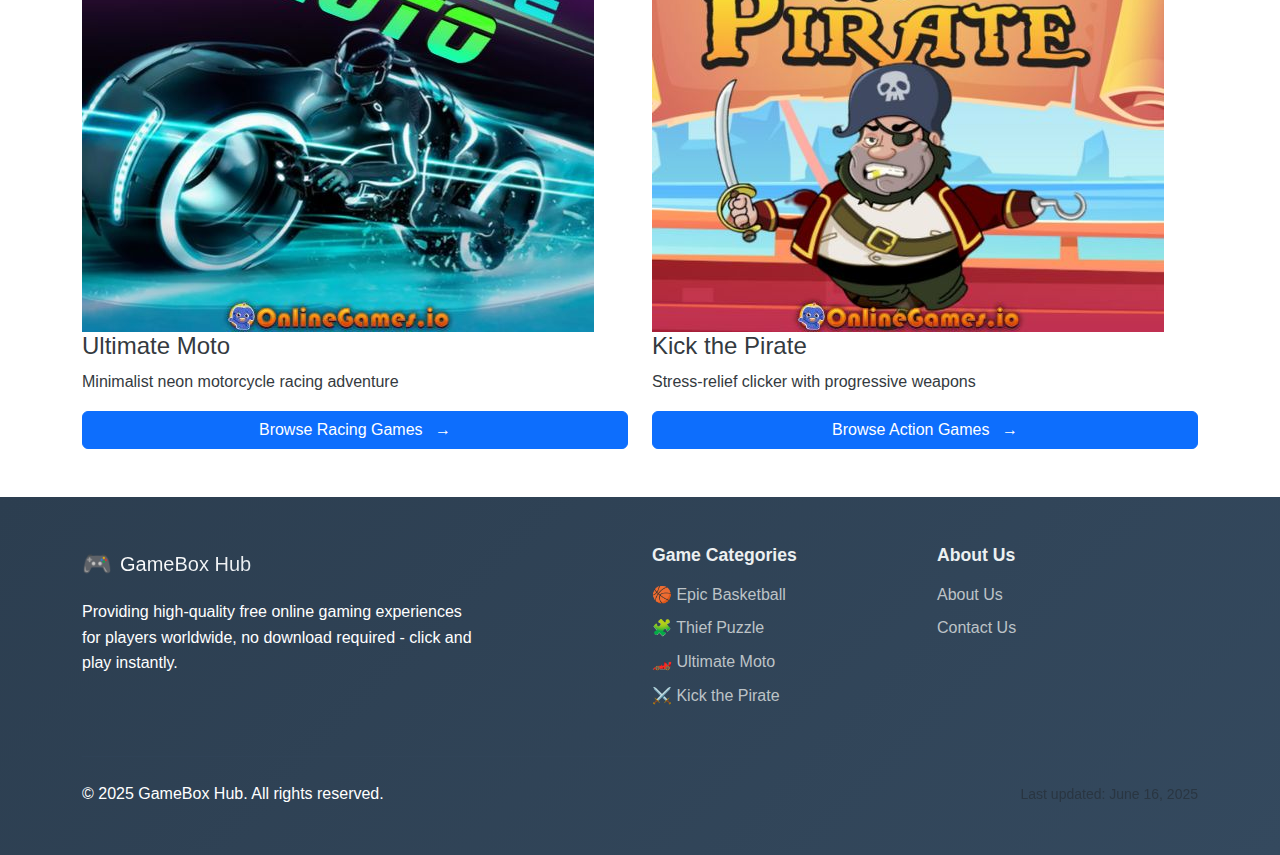
<file: categories.html>
<!DOCTYPE html>
<html lang="en">
<head>
    <!-- Google Analytics -->
    <script async src="https://www.googletagmanager.com/gtag/js?id=G-SS87P0NPFR"></script>
    <script>
      window.dataLayer = window.dataLayer || [];
      function gtag(){dataLayer.push(arguments);}
      gtag('js', new Date());
      gtag('config', 'G-SS87P0NPFR');
    </script>
    
    <meta charset="UTF-8">
    <meta name="viewport" content="width=device-width, initial-scale=1.0">
    <title>Game Categories - GameBox Hub | Browse Games by Type</title>
    <meta name="description" content="Browse our collection of free online games by category. Find sports games, puzzle games, racing games, and action games. No download required - play instantly!">
    <meta name="keywords" content="game categories, online games, sports games, puzzle games, racing games, action games, free games, browser games">
    <link rel="canonical" href="https://gamebox.games/categories.html">
    
    <!-- Open Graph Tags -->
    <meta property="og:title" content="Game Categories - GameBox Hub">
    <meta property="og:description" content="Browse our collection of free online games by category. Sports, Puzzle, Racing, and Action games available.">
    <meta property="og:url" content="https://gamebox.games/categories.html">
    <meta property="og:type" content="website">
    <meta property="og:image" content="https://gamebox.games/assets/images/og-categories.jpg">
    
    <!-- Twitter Card -->
    <meta name="twitter:card" content="summary_large_image">
    <meta name="twitter:title" content="Game Categories - GameBox Hub">
    <meta name="twitter:description" content="Browse our collection of free online games by category.">
    
    <!-- Favicon -->
    <link rel="icon" type="image/svg+xml" href="/assets/images/icons/favicon.svg">
    <link rel="icon" type="image/svg+xml" sizes="16x16" href="/assets/images/icons/favicon-16x16.svg">
    <link rel="apple-touch-icon" sizes="180x180" href="/assets/images/icons/favicon.svg">
    <link rel="shortcut icon" href="/assets/images/icons/favicon.svg" type="image/svg+xml">
    
    <!-- Bootstrap CSS -->
    <link href="https://cdn.jsdelivr.net/npm/bootstrap@5.3.2/dist/css/bootstrap.min.css" rel="stylesheet">
    
    <!-- Custom CSS -->
    <link rel="stylesheet" href="/assets/css/style.css?v=2024010104">
    <link rel="stylesheet" href="/assets/css/responsive.css?v=2024010104">
    
    <!-- Structured Data -->
    <script type="application/ld+json">
    {
        "@context": "https://schema.org",
        "@type": "CollectionPage",
        "name": "Game Categories",
        "description": "Browse our collection of free online games by category",
        "url": "https://gamebox.games/categories.html",
        "mainEntity": {
            "@type": "ItemList",
            "name": "Game Categories",
            "itemListElement": [
                {
                    "@type": "ListItem",
                    "position": 1,
                    "name": "Sports Games",
                    "url": "https://gamebox.games/categories/sports.html"
                },
                {
                    "@type": "ListItem",
                    "position": 2,
                    "name": "Puzzle Games",
                    "url": "https://gamebox.games/categories/puzzle.html"
                },
                {
                    "@type": "ListItem",
                    "position": 3,
                    "name": "Racing Games",
                    "url": "https://gamebox.games/categories/racing.html"
                },
                {
                    "@type": "ListItem",
                    "position": 4,
                    "name": "Action Games",
                    "url": "https://gamebox.games/categories/action.html"
                }
            ]
        }
    }
    </script>
</head>
<body>
    <!-- Navigation -->
    <div id="navbar-container"></div>

    <!-- Breadcrumb -->
    <div id="breadcrumb-container"></div>

    <!-- Categories Header -->
    <section class="hero-section-simple" style="margin-top: 0;">
        <div class="container">
            <div class="hero-content-simple text-center py-5">
                <div class="hero-badge mb-3">
                    <span class="badge bg-primary-soft text-primary px-3 py-2 rounded-pill">
                        🎯 Game Categories
                    </span>
                </div>
                <h1 class="hero-title-simple display-4 fw-bold mb-3">
                    Browse Games by Category
                </h1>
                <p class="hero-description-simple lead mb-4 text-muted">
                    Find your favorite type of games - from sports and puzzles to racing and action adventures
                </p>
            </div>
        </div>
    </section>

    <!-- Categories Grid -->
    <section class="categories-section py-5">
        <div class="container">
            <div class="row g-4">
                <!-- Sports Games Category -->
                <div class="col-lg-6 col-md-6">
                    <div class="category-card h-100">
                        <div class="category-header">
                            <div class="category-icon sports-theme">
                                <span class="icon">🏀</span>
                            </div>
                            <div class="category-info">
                                <h3 class="category-title">Sports Games</h3>
                                <p class="category-description">Test your athletic skills with exciting sports challenges</p>
                                <div class="category-stats">
                                    <span class="game-count">1 Game</span>
                                </div>
                            </div>
                        </div>
                        <div class="category-games">
                            <div class="game-preview">
                                <img src="/assets/images/thumbnails/epic-basketball-thumb.jpg" alt="Epic Basketball" class="game-thumb">
                                <div class="game-info">
                                    <h4 class="game-name">Epic Basketball</h4>
                                    <p class="game-desc">60-second basketball challenge with dynamic hoops</p>
                                </div>
                            </div>
                        </div>
                        <div class="category-footer">
                            <a href="/categories/sports.html" class="btn btn-primary w-100">
                                <span>Browse Sports Games</span>
                                <span class="ms-2">→</span>
                            </a>
                        </div>
                    </div>
                </div>

                <!-- Puzzle Games Category -->
                <div class="col-lg-6 col-md-6">
                    <div class="category-card h-100">
                        <div class="category-header">
                            <div class="category-icon puzzle-theme">
                                <span class="icon">🧩</span>
                            </div>
                            <div class="category-info">
                                <h3 class="category-title">Puzzle Games</h3>
                                <p class="category-description">Challenge your mind with strategic thinking games</p>
                                <div class="category-stats">
                                    <span class="game-count">1 Game</span>
                                </div>
                            </div>
                        </div>
                        <div class="category-games">
                            <div class="game-preview">
                                <img src="/assets/images/thumbnails/thief-puzzle-thumb.jpg" alt="Thief Puzzle" class="game-thumb">
                                <div class="game-info">
                                    <h4 class="game-name">Thief Puzzle</h4>
                                    <p class="game-desc">Strategic heist adventure with 400 unique levels</p>
                                </div>
                            </div>
                        </div>
                        <div class="category-footer">
                            <a href="/categories/puzzle.html" class="btn btn-primary w-100">
                                <span>Browse Puzzle Games</span>
                                <span class="ms-2">→</span>
                            </a>
                        </div>
                    </div>
                </div>

                <!-- Racing Games Category -->
                <div class="col-lg-6 col-md-6">
                    <div class="category-card h-100">
                        <div class="category-header">
                            <div class="category-icon racing-theme">
                                <span class="icon">🏎️</span>
                            </div>
                            <div class="category-info">
                                <h3 class="category-title">Racing Games</h3>
                                <p class="category-description">Feel the speed with thrilling racing experiences</p>
                                <div class="category-stats">
                                    <span class="game-count">1 Game</span>
                                </div>
                            </div>
                        </div>
                        <div class="category-games">
                            <div class="game-preview">
                                <img src="/assets/images/thumbnails/ultimate-moto-thumb.jpg" alt="Ultimate Moto" class="game-thumb">
                                <div class="game-info">
                                    <h4 class="game-name">Ultimate Moto</h4>
                                    <p class="game-desc">Minimalist neon motorcycle racing adventure</p>
                                </div>
                            </div>
                        </div>
                        <div class="category-footer">
                            <a href="/categories/racing.html" class="btn btn-primary w-100">
                                <span>Browse Racing Games</span>
                                <span class="ms-2">→</span>
                            </a>
                        </div>
                    </div>
                </div>

                <!-- Action Games Category -->
                <div class="col-lg-6 col-md-6">
                    <div class="category-card h-100">
                        <div class="category-header">
                            <div class="category-icon action-theme">
                                <span class="icon">⚔️</span>
                            </div>
                            <div class="category-info">
                                <h3 class="category-title">Action Games</h3>
                                <p class="category-description">High-energy games for adrenaline seekers</p>
                                <div class="category-stats">
                                    <span class="game-count">1 Game</span>
                                </div>
                            </div>
                        </div>
                        <div class="category-games">
                            <div class="game-preview">
                                <img src="/assets/images/thumbnails/kick-the-pirate-thumb.jpg" alt="Kick the Pirate" class="game-thumb">
                                <div class="game-info">
                                    <h4 class="game-name">Kick the Pirate</h4>
                                    <p class="game-desc">Stress-relief clicker with progressive weapons</p>
                                </div>
                            </div>
                        </div>
                        <div class="category-footer">
                            <a href="/categories/action.html" class="btn btn-primary w-100">
                                <span>Browse Action Games</span>
                                <span class="ms-2">→</span>
                            </a>
                        </div>
                    </div>
                </div>
            </div>
        </div>
    </section>

    <!-- Footer -->
    <div id="footer-container"></div>

    <!-- JavaScript -->
    <script src="https://cdn.jsdelivr.net/npm/bootstrap@5.3.2/dist/js/bootstrap.bundle.min.js"></script>
    <script src="/assets/js/components.js?v=2024010106"></script>
    <script src="/assets/js/main.js?v=2024010104"></script>
    <script>
        // 初始化分类页面组件
        document.addEventListener('DOMContentLoaded', function() {
            // 渲染导航栏
            document.getElementById('navbar-container').innerHTML = GameBoxComponents.renderNavbar('categories');
            
            // 渲染面包屑导航
            const breadcrumbs = [
                { name: 'Home', url: '/' },
                { name: 'Categories', url: '/categories.html' }
            ];
            document.getElementById('breadcrumb-container').innerHTML = GameBoxComponents.renderBreadcrumb(breadcrumbs);
            
            // 渲染Footer
            document.getElementById('footer-container').innerHTML = GameBoxComponents.renderFooter();
        });
    </script>
</body>
</html>
</file>
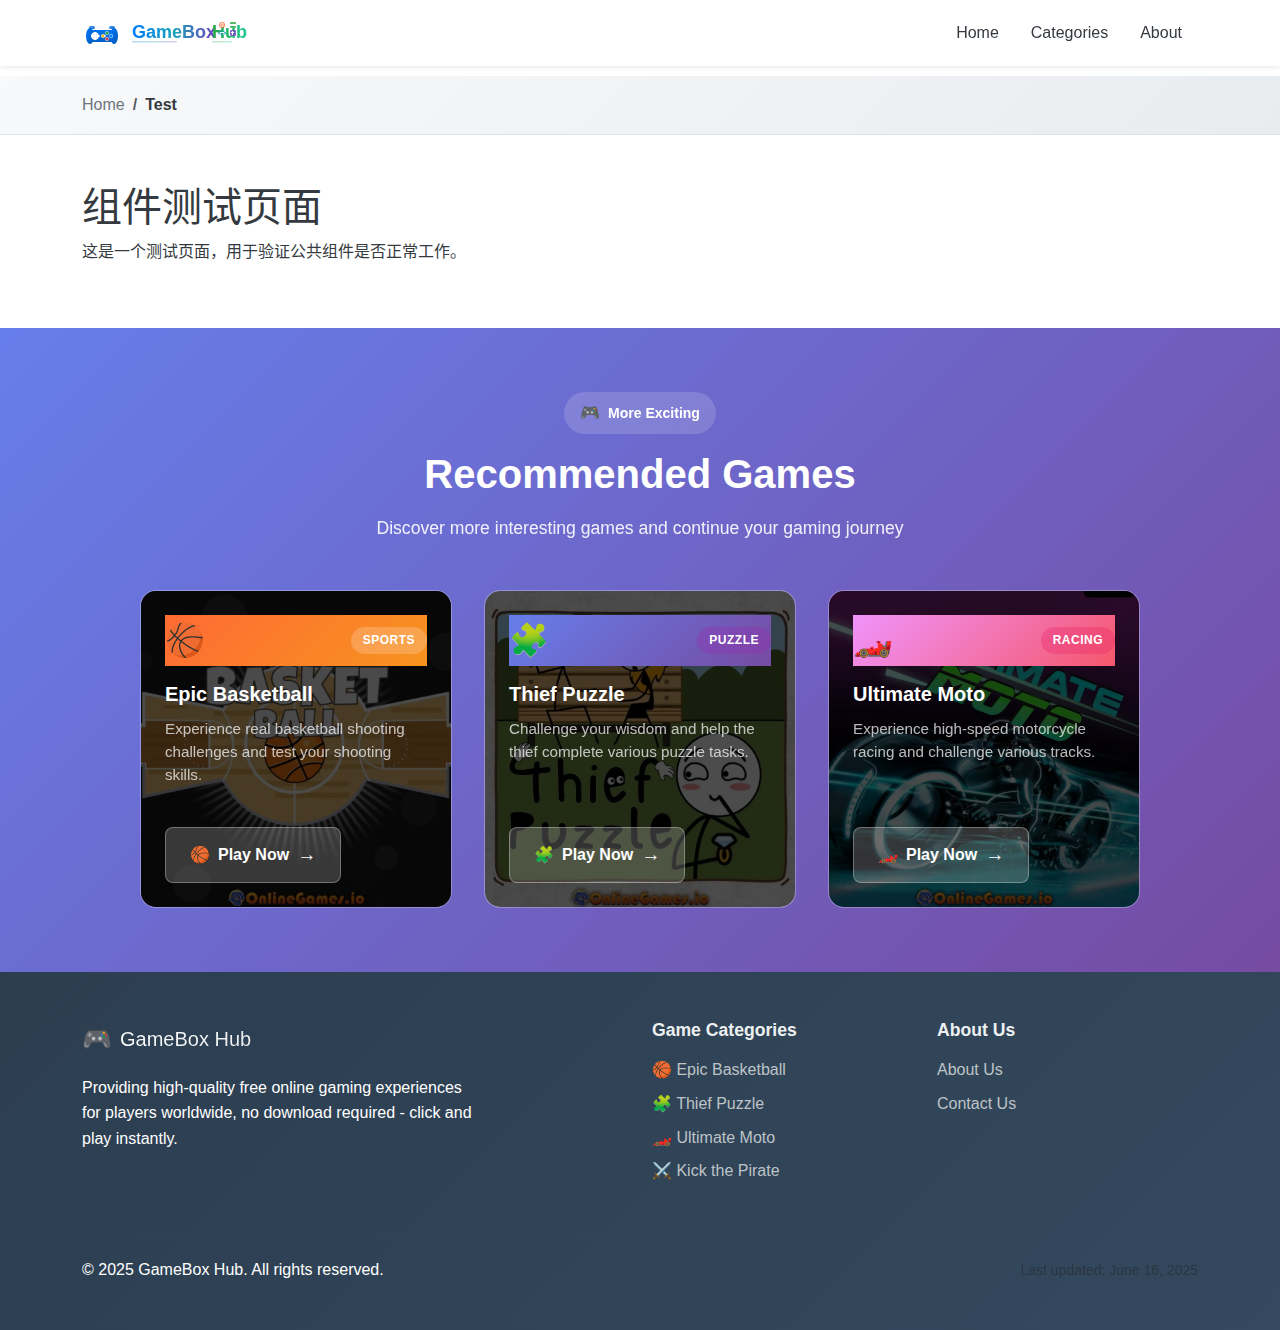
<file: test-components.html>
<!DOCTYPE html>
<html lang="zh-CN">
<head>
    <meta charset="UTF-8">
    <meta name="viewport" content="width=device-width, initial-scale=1.0">
    <title>组件测试页面</title>
    <link href="https://cdn.jsdelivr.net/npm/bootstrap@5.3.2/dist/css/bootstrap.min.css" rel="stylesheet">
    <link rel="stylesheet" href="/assets/css/style.css">
</head>
<body>
    <!-- Navigation -->
    <div id="navbar-container"></div>

    <!-- Breadcrumb Navigation -->
    <div id="breadcrumb-container"></div>

    <!-- Test Content -->
    <div class="container py-5">
        <h1>组件测试页面</h1>
        <p>这是一个测试页面，用于验证公共组件是否正常工作。</p>
    </div>

    <!-- Related Games -->
    <div id="related-games-container"></div>

    <!-- Footer -->
    <div id="footer-container"></div>

    <!-- JavaScript -->
    <script src="https://cdn.jsdelivr.net/npm/bootstrap@5.3.2/dist/js/bootstrap.bundle.min.js"></script>
    <script src="/assets/js/components.js?v=2024010107"></script>
    <script>
        document.addEventListener('DOMContentLoaded', function() {
            try {
                console.log('测试页面开始初始化组件...');
                
                if (typeof GameBoxComponents === 'undefined') {
                    console.error('GameBoxComponents未定义');
                    alert('组件库加载失败！');
                    return;
                }
                
                // 渲染组件
                document.getElementById('navbar-container').innerHTML = GameBoxComponents.renderNavbar();
                
                const breadcrumbs = [
                    { name: 'Home', url: '/' },
                    { name: 'Test', url: '/test-components.html' }
                ];
                document.getElementById('breadcrumb-container').innerHTML = GameBoxComponents.renderBreadcrumb(breadcrumbs);
                
                document.getElementById('related-games-container').innerHTML = GameBoxComponents.renderRelatedGames();
                document.getElementById('footer-container').innerHTML = GameBoxComponents.renderFooter();
                
                console.log('测试页面组件初始化完成！');
                alert('组件加载成功！');
            } catch (error) {
                console.error('组件初始化错误:', error);
                alert('组件初始化错误: ' + error.message);
            }
        });
    </script>
</body>
</html>
</file>
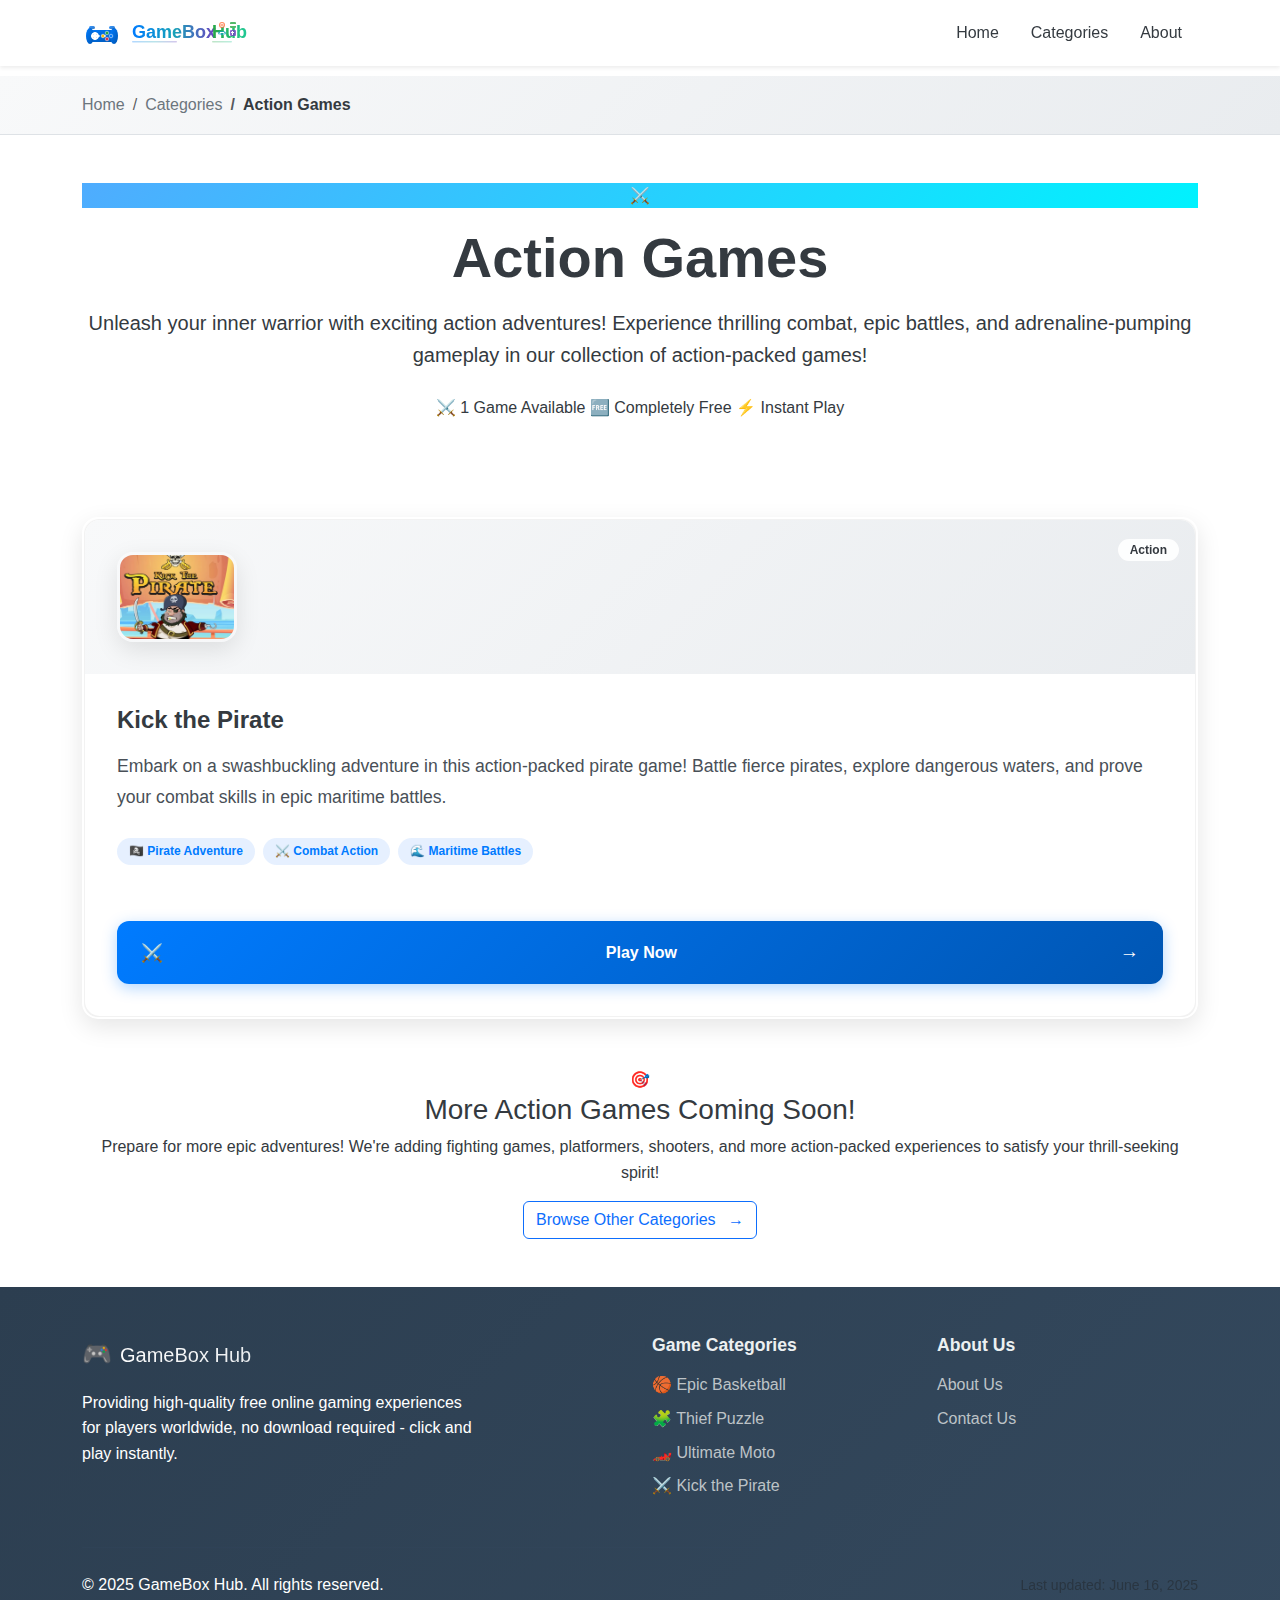
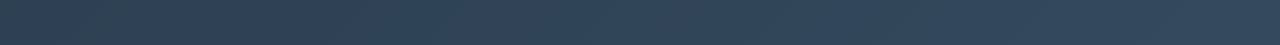
<file: categories/action.html>
<!DOCTYPE html>
<html lang="en">
<head>
    <meta charset="UTF-8">
    <meta name="viewport" content="width=device-width, initial-scale=1.0">
    <title>Action Games - GameBox Hub | Free Online Action Games</title>
    <meta name="description" content="Unleash your inner warrior with exciting action games. Experience thrilling adventures, combat challenges, and adrenaline-pumping gameplay. No download required!">
    <meta name="keywords" content="action games, adventure games, combat games, fighting games, pirate games, action adventures">
    <link rel="canonical" href="https://gamebox.games/categories/action.html">
    
    <!-- Open Graph Tags -->
    <meta property="og:title" content="Action Games - GameBox Hub">
    <meta property="og:description" content="Unleash your inner warrior with exciting action games and adventures!">
    <meta property="og:url" content="https://gamebox.games/categories/action.html">
    <meta property="og:type" content="website">
    <meta property="og:image" content="https://gamebox.games/assets/images/og-action.jpg">
    
    <!-- Twitter Card -->
    <meta name="twitter:card" content="summary_large_image">
    <meta name="twitter:title" content="Action Games - GameBox Hub">
    <meta name="twitter:description" content="Unleash your inner warrior with exciting action games.">
    
    <!-- Favicon -->
    <!-- Favicon -->
    <link rel="icon" type="image/svg+xml" href="/assets/images/icons/favicon.svg">
    <link rel="icon" type="image/svg+xml" sizes="16x16" href="/assets/images/icons/favicon-16x16.svg">
    <link rel="apple-touch-icon" sizes="180x180" href="/assets/images/icons/favicon.svg">
    <link rel="shortcut icon" href="/assets/images/icons/favicon.svg" type="image/svg+xml">
    
    <!-- Bootstrap CSS -->
    <link href="https://cdn.jsdelivr.net/npm/bootstrap@5.3.2/dist/css/bootstrap.min.css" rel="stylesheet">
    
    <!-- Custom CSS -->
    <link rel="stylesheet" href="/assets/css/style.css?v=2024010104">
    <link rel="stylesheet" href="/assets/css/responsive.css?v=2024010104">
</head>
<body>
    <!-- Navigation -->
    <div id="navbar-container"></div>

    <!-- Breadcrumb -->
    <div id="breadcrumb-container"></div>

    <!-- Category Header -->
    <section class="category-hero-section">
        <div class="container">
            <div class="category-hero-content text-center py-5">
                <div class="category-hero-icon action-theme mb-3">
                    <span class="icon">⚔️</span>
                </div>
                <h1 class="category-hero-title display-4 fw-bold mb-3">
                    Action Games
                </h1>
                <p class="category-hero-description lead mb-4">
                    Unleash your inner warrior with exciting action adventures! Experience thrilling combat, epic battles, and adrenaline-pumping gameplay in our collection of action-packed games!
                </p>
                <div class="category-stats">
                    <span class="stat-badge">⚔️ 1 Game Available</span>
                    <span class="stat-badge">🆓 Completely Free</span>
                    <span class="stat-badge">⚡ Instant Play</span>
                </div>
            </div>
        </div>
    </section>

    <!-- Games Grid -->
    <section class="category-games-section py-5">
        <div class="container">
            <div class="games-grid-main">
                <!-- Kick the Pirate Game -->
                <div class="game-card-main clickable-card" data-aos="fade-up" data-aos-delay="100" data-game-url="/games/kick-the-pirate.html">
                    <div class="game-card-inner">
                        <div class="game-card-header">
                            <div class="game-thumbnail-wrapper">
                                <img src="/assets/images/thumbnails/kick-the-pirate-thumb.jpg" 
                                     alt="Kick the Pirate Game Screenshot" 
                                     class="game-thumbnail"
                                     loading="lazy"
                                     onerror="this.style.display='none'; this.nextElementSibling.style.display='flex';">
                                <div class="game-icon-wrapper action-theme" style="display: none;">
                                    <div class="game-icon">⚔️</div>
                                    <div class="icon-glow"></div>
                                </div>
                            </div>
                            <div class="game-category">
                                <span class="category-badge">Action</span>
                            </div>
                        </div>
                        
                        <div class="game-card-body">
                            <h3 class="game-title">Kick the Pirate</h3>
                            <p class="game-description">
                                Embark on a swashbuckling adventure in this action-packed pirate game! Battle fierce pirates, explore dangerous waters, and prove your combat skills in epic maritime battles.
                            </p>
                            <div class="game-features">
                                <span class="feature-tag">🏴‍☠️ Pirate Adventure</span>
                                <span class="feature-tag">⚔️ Combat Action</span>
                                <span class="feature-tag">🌊 Maritime Battles</span>
                            </div>
                        </div>
                        
                        <div class="game-card-footer">
                            <a href="/games/kick-the-pirate.html" class="game-play-btn-main">
                                <span class="btn-icon">⚔️</span>
                                <span class="btn-text">Play Now</span>
                                <span class="btn-arrow">→</span>
                            </a>
                        </div>
                    </div>
                </div>
            </div>

            <!-- More Games Coming Soon -->
            <div class="coming-soon-section text-center mt-5">
                <div class="coming-soon-card">
                    <div class="coming-soon-icon">🎯</div>
                    <h3 class="coming-soon-title">More Action Games Coming Soon!</h3>
                    <p class="coming-soon-description">
                        Prepare for more epic adventures! We're adding fighting games, platformers, shooters, and more action-packed experiences to satisfy your thrill-seeking spirit!
                    </p>
                    <a href="/categories.html" class="btn btn-outline-primary">
                        <span>Browse Other Categories</span>
                        <span class="ms-2">→</span>
                    </a>
                </div>
            </div>
        </div>
    </section>

    <!-- Footer -->
    <div id="footer-container"></div>

    <!-- JavaScript -->
    <script src="https://cdn.jsdelivr.net/npm/bootstrap@5.3.2/dist/js/bootstrap.bundle.min.js"></script>
    <script src="/assets/js/components.js?v=2024010106"></script>
    <script src="/assets/js/main.js?v=2024010104"></script>
    <script>
        // 初始化动作游戏分类页面组件
        document.addEventListener('DOMContentLoaded', function() {
            // 渲染导航栏
            document.getElementById('navbar-container').innerHTML = GameBoxComponents.renderNavbar();
            
            // 渲染面包屑导航
            const breadcrumbs = [
                { name: 'Home', url: '/' },
                { name: 'Categories', url: '/categories.html' },
                { name: 'Action Games', url: '/categories/action.html' }
            ];
            document.getElementById('breadcrumb-container').innerHTML = GameBoxComponents.renderBreadcrumb(breadcrumbs);
            
            // 渲染Footer
            document.getElementById('footer-container').innerHTML = GameBoxComponents.renderFooter();
        });
    </script>
</body>
</html>
</file>
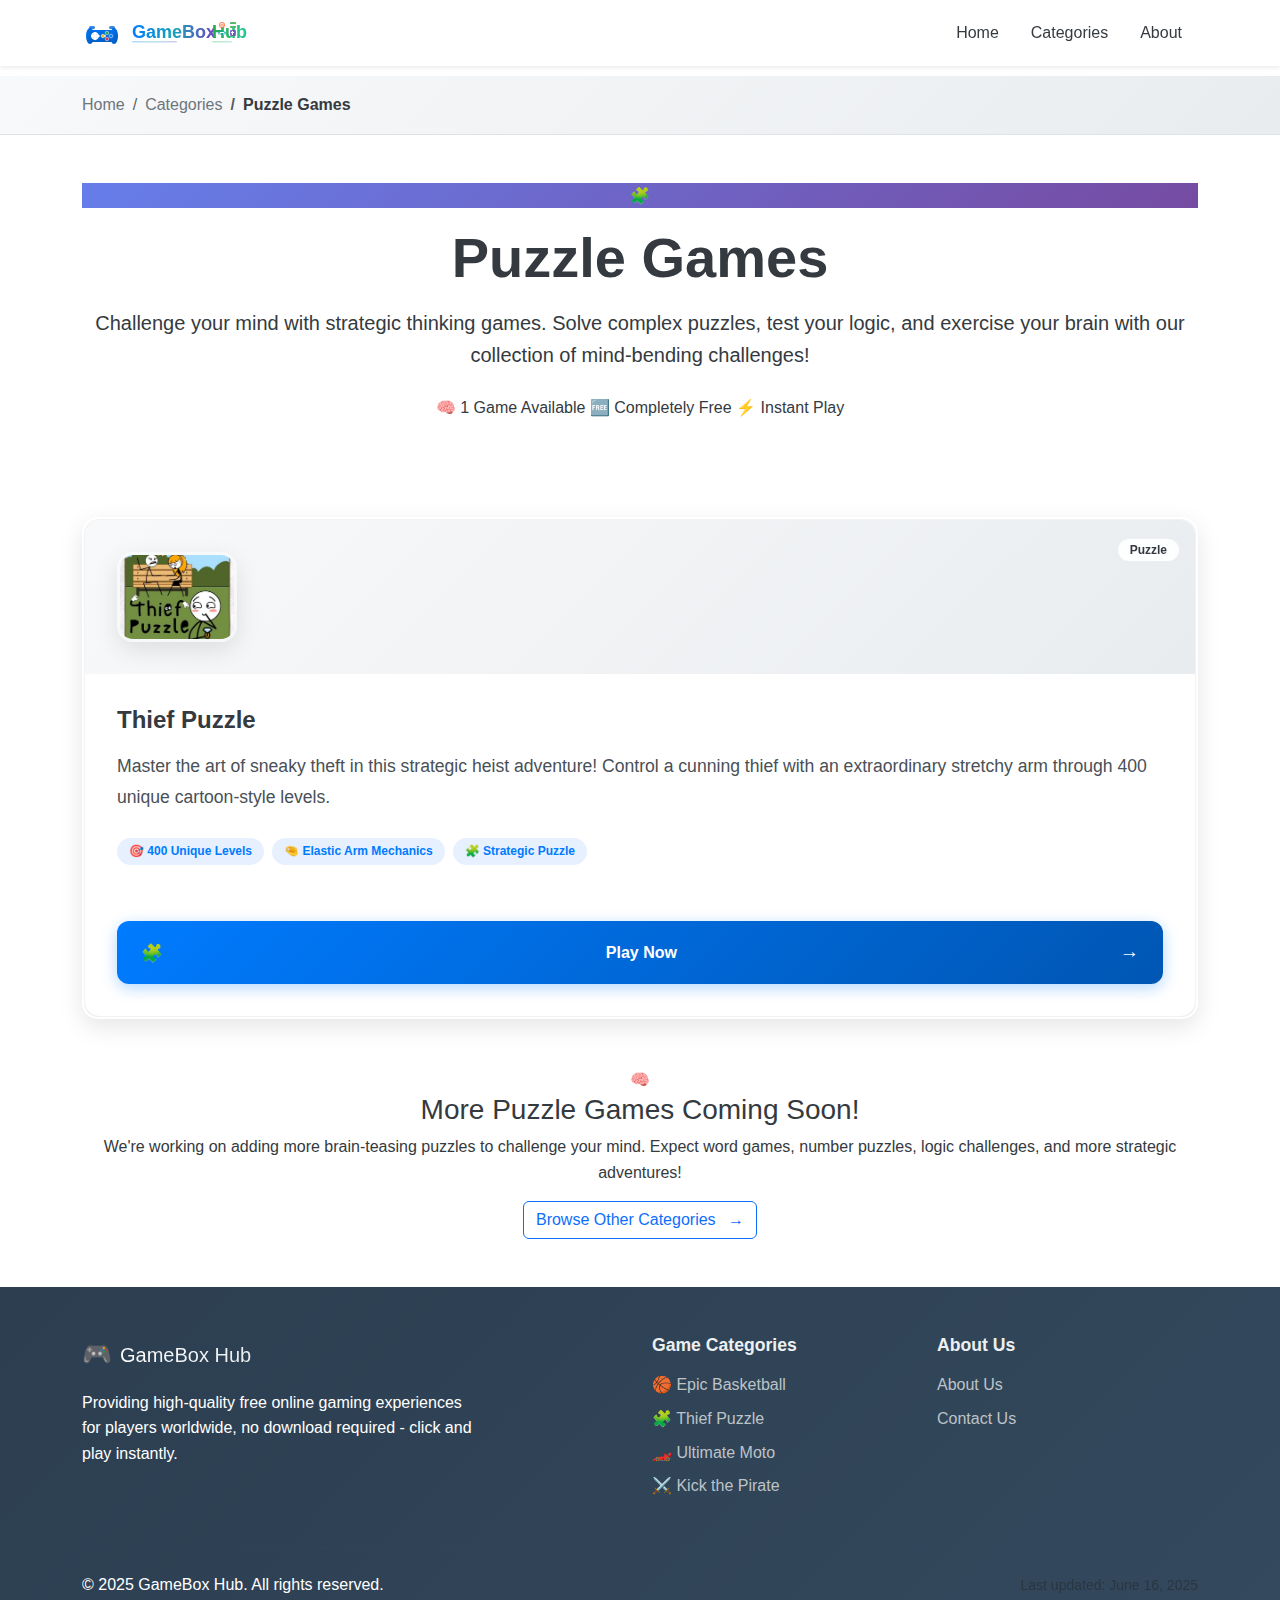
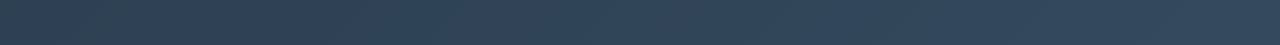
<file: categories/puzzle.html>
<!DOCTYPE html>
<html lang="en">
<head>
    <meta charset="UTF-8">
    <meta name="viewport" content="width=device-width, initial-scale=1.0">
    <title>Puzzle Games - GameBox Hub | Free Online Puzzle Games</title>
    <meta name="description" content="Challenge your mind with strategic thinking games. Play the best free online puzzle games including brain teasers and logic challenges. No download required!">
    <meta name="keywords" content="puzzle games, brain games, logic games, strategy games, thinking games, mind games">
    <link rel="canonical" href="https://gamebox.games/categories/puzzle.html">
    
    <!-- Open Graph Tags -->
    <meta property="og:title" content="Puzzle Games - GameBox Hub">
    <meta property="og:description" content="Challenge your mind with strategic thinking games and brain teasers!">
    <meta property="og:url" content="https://gamebox.games/categories/puzzle.html">
    <meta property="og:type" content="website">
    <meta property="og:image" content="https://gamebox.games/assets/images/og-puzzle.jpg">
    
    <!-- Twitter Card -->
    <meta name="twitter:card" content="summary_large_image">
    <meta name="twitter:title" content="Puzzle Games - GameBox Hub">
    <meta name="twitter:description" content="Challenge your mind with strategic thinking games.">
    
    <!-- Favicon -->
    <!-- Favicon -->
    <link rel="icon" type="image/svg+xml" href="/assets/images/icons/favicon.svg">
    <link rel="icon" type="image/svg+xml" sizes="16x16" href="/assets/images/icons/favicon-16x16.svg">
    <link rel="apple-touch-icon" sizes="180x180" href="/assets/images/icons/favicon.svg">
    <link rel="shortcut icon" href="/assets/images/icons/favicon.svg" type="image/svg+xml">
    
    <!-- Bootstrap CSS -->
    <link href="https://cdn.jsdelivr.net/npm/bootstrap@5.3.2/dist/css/bootstrap.min.css" rel="stylesheet">
    
    <!-- Custom CSS -->
    <link rel="stylesheet" href="/assets/css/style.css?v=2024010104">
    <link rel="stylesheet" href="/assets/css/responsive.css?v=2024010104">
</head>
<body>
    <!-- Navigation -->
    <div id="navbar-container"></div>

    <!-- Breadcrumb -->
    <div id="breadcrumb-container"></div>

    <!-- Category Header -->
    <section class="category-hero-section">
        <div class="container">
            <div class="category-hero-content text-center py-5">
                <div class="category-hero-icon puzzle-theme mb-3">
                    <span class="icon">🧩</span>
                </div>
                <h1 class="category-hero-title display-4 fw-bold mb-3">
                    Puzzle Games
                </h1>
                <p class="category-hero-description lead mb-4">
                    Challenge your mind with strategic thinking games. Solve complex puzzles, test your logic, and exercise your brain with our collection of mind-bending challenges!
                </p>
                <div class="category-stats">
                    <span class="stat-badge">🧠 1 Game Available</span>
                    <span class="stat-badge">🆓 Completely Free</span>
                    <span class="stat-badge">⚡ Instant Play</span>
                </div>
            </div>
        </div>
    </section>

    <!-- Games Grid -->
    <section class="category-games-section py-5">
        <div class="container">
            <div class="games-grid-main">
                <!-- Thief Puzzle Game -->
                <div class="game-card-main clickable-card" data-aos="fade-up" data-aos-delay="100" data-game-url="/games/thief-puzzle.html">
                    <div class="game-card-inner">
                        <div class="game-card-header">
                            <div class="game-thumbnail-wrapper">
                                <img src="/assets/images/thumbnails/thief-puzzle-thumb.jpg" 
                                     alt="Thief Puzzle Game Screenshot" 
                                     class="game-thumbnail"
                                     loading="lazy"
                                     onerror="this.style.display='none'; this.nextElementSibling.style.display='flex';">
                                <div class="game-icon-wrapper puzzle-theme" style="display: none;">
                                    <div class="game-icon">🧩</div>
                                    <div class="icon-glow"></div>
                                </div>
                            </div>
                            <div class="game-category">
                                <span class="category-badge">Puzzle</span>
                            </div>
                        </div>
                        
                        <div class="game-card-body">
                            <h3 class="game-title">Thief Puzzle</h3>
                            <p class="game-description">
                                Master the art of sneaky theft in this strategic heist adventure! Control a cunning thief with an extraordinary stretchy arm through 400 unique cartoon-style levels.
                            </p>
                            <div class="game-features">
                                <span class="feature-tag">🎯 400 Unique Levels</span>
                                <span class="feature-tag">🤏 Elastic Arm Mechanics</span>
                                <span class="feature-tag">🧩 Strategic Puzzle</span>
                            </div>
                        </div>
                        
                        <div class="game-card-footer">
                            <a href="/games/thief-puzzle.html" class="game-play-btn-main">
                                <span class="btn-icon">🧩</span>
                                <span class="btn-text">Play Now</span>
                                <span class="btn-arrow">→</span>
                            </a>
                        </div>
                    </div>
                </div>
            </div>

            <!-- More Games Coming Soon -->
            <div class="coming-soon-section text-center mt-5">
                <div class="coming-soon-card">
                    <div class="coming-soon-icon">🧠</div>
                    <h3 class="coming-soon-title">More Puzzle Games Coming Soon!</h3>
                    <p class="coming-soon-description">
                        We're working on adding more brain-teasing puzzles to challenge your mind. 
                        Expect word games, number puzzles, logic challenges, and more strategic adventures!
                    </p>
                    <a href="/categories.html" class="btn btn-outline-primary">
                        <span>Browse Other Categories</span>
                        <span class="ms-2">→</span>
                    </a>
                </div>
            </div>
        </div>
    </section>

    <!-- Footer -->
    <div id="footer-container"></div>

    <!-- JavaScript -->
    <script src="https://cdn.jsdelivr.net/npm/bootstrap@5.3.2/dist/js/bootstrap.bundle.min.js"></script>
    <script src="/assets/js/components.js?v=2024010106"></script>
    <script src="/assets/js/main.js?v=2024010104"></script>
    <script>
        // 初始化益智游戏分类页面组件
        document.addEventListener('DOMContentLoaded', function() {
            // 渲染导航栏
            document.getElementById('navbar-container').innerHTML = GameBoxComponents.renderNavbar();
            
            // 渲染面包屑导航
            const breadcrumbs = [
                { name: 'Home', url: '/' },
                { name: 'Categories', url: '/categories.html' },
                { name: 'Puzzle Games', url: '/categories/puzzle.html' }
            ];
            document.getElementById('breadcrumb-container').innerHTML = GameBoxComponents.renderBreadcrumb(breadcrumbs);
            
            // 渲染Footer
            document.getElementById('footer-container').innerHTML = GameBoxComponents.renderFooter();
        });
    </script>
</body>
</html>
</file>
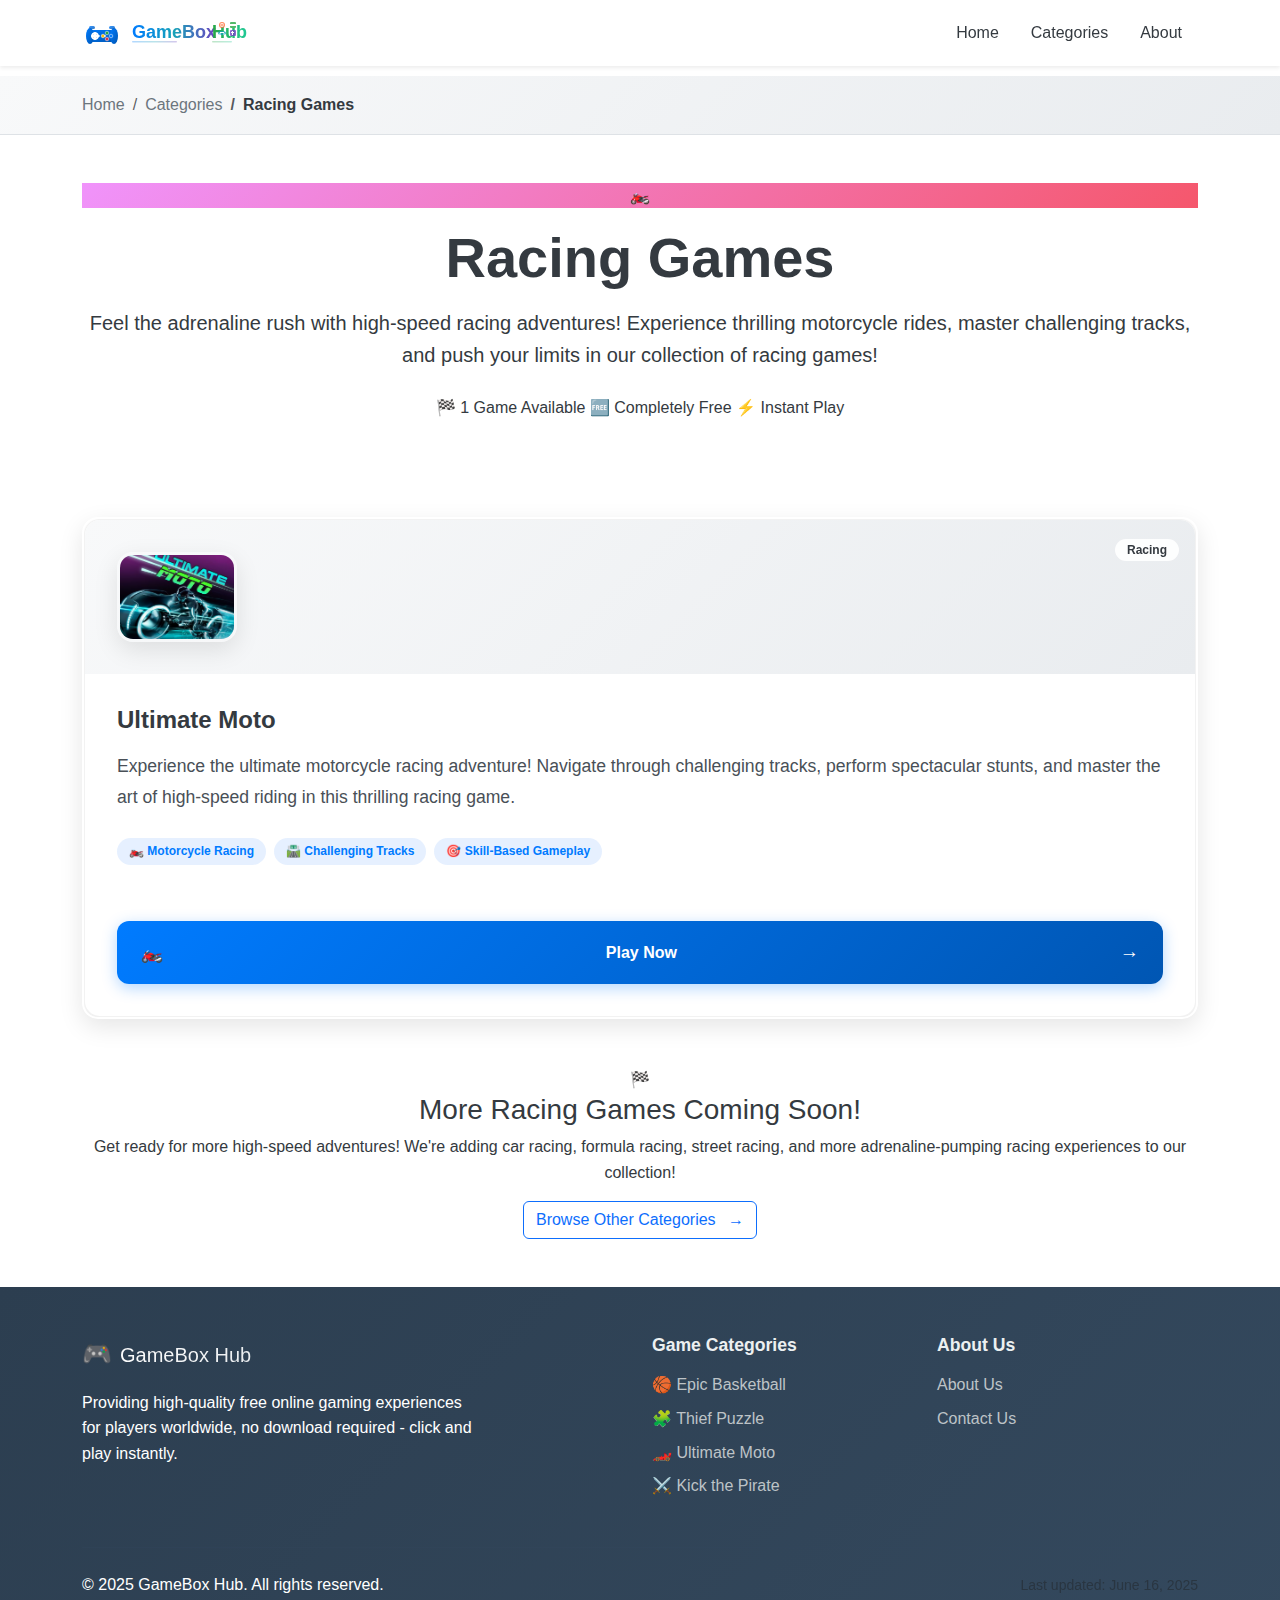
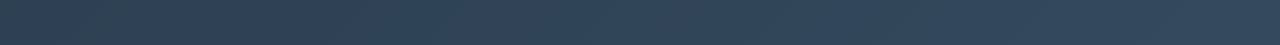
<file: categories/racing.html>
<!DOCTYPE html>
<html lang="en">
<head>
    <meta charset="UTF-8">
    <meta name="viewport" content="width=device-width, initial-scale=1.0">
    <title>Racing Games - GameBox Hub | Free Online Racing Games</title>
    <meta name="description" content="Feel the adrenaline rush with high-speed racing games. Experience thrilling motorcycle adventures and racing challenges. No download required - play instantly!">
    <meta name="keywords" content="racing games, motorcycle games, speed games, driving games, moto games, racing challenges">
    <link rel="canonical" href="https://gamebox.games/categories/racing.html">
    
    <!-- Open Graph Tags -->
    <meta property="og:title" content="Racing Games - GameBox Hub">
    <meta property="og:description" content="Feel the adrenaline rush with high-speed racing games and motorcycle adventures!">
    <meta property="og:url" content="https://gamebox.games/categories/racing.html">
    <meta property="og:type" content="website">
    <meta property="og:image" content="https://gamebox.games/assets/images/og-racing.jpg">
    
    <!-- Twitter Card -->
    <meta name="twitter:card" content="summary_large_image">
    <meta name="twitter:title" content="Racing Games - GameBox Hub">
    <meta name="twitter:description" content="Feel the adrenaline rush with high-speed racing games.">
    
    <!-- Favicon -->
    <!-- Favicon -->
    <link rel="icon" type="image/svg+xml" href="/assets/images/icons/favicon.svg">
    <link rel="icon" type="image/svg+xml" sizes="16x16" href="/assets/images/icons/favicon-16x16.svg">
    <link rel="apple-touch-icon" sizes="180x180" href="/assets/images/icons/favicon.svg">
    <link rel="shortcut icon" href="/assets/images/icons/favicon.svg" type="image/svg+xml">
    
    <!-- Bootstrap CSS -->
    <link href="https://cdn.jsdelivr.net/npm/bootstrap@5.3.2/dist/css/bootstrap.min.css" rel="stylesheet">
    
    <!-- Custom CSS -->
    <link rel="stylesheet" href="/assets/css/style.css?v=2024010104">
    <link rel="stylesheet" href="/assets/css/responsive.css?v=2024010104">
</head>
<body>
    <!-- Navigation -->
    <div id="navbar-container"></div>

    <!-- Breadcrumb -->
    <div id="breadcrumb-container"></div>

    <!-- Category Header -->
    <section class="category-hero-section">
        <div class="container">
            <div class="category-hero-content text-center py-5">
                <div class="category-hero-icon racing-theme mb-3">
                    <span class="icon">🏍️</span>
                </div>
                <h1 class="category-hero-title display-4 fw-bold mb-3">
                    Racing Games
                </h1>
                <p class="category-hero-description lead mb-4">
                    Feel the adrenaline rush with high-speed racing adventures! Experience thrilling motorcycle rides, master challenging tracks, and push your limits in our collection of racing games!
                </p>
                <div class="category-stats">
                    <span class="stat-badge">🏁 1 Game Available</span>
                    <span class="stat-badge">🆓 Completely Free</span>
                    <span class="stat-badge">⚡ Instant Play</span>
                </div>
            </div>
        </div>
    </section>

    <!-- Games Grid -->
    <section class="category-games-section py-5">
        <div class="container">
            <div class="games-grid-main">
                <!-- Ultimate Moto Game -->
                <div class="game-card-main clickable-card" data-aos="fade-up" data-aos-delay="100" data-game-url="/games/ultimate-moto.html">
                    <div class="game-card-inner">
                        <div class="game-card-header">
                            <div class="game-thumbnail-wrapper">
                                <img src="/assets/images/thumbnails/ultimate-moto-thumb.jpg" 
                                     alt="Ultimate Moto Game Screenshot" 
                                     class="game-thumbnail"
                                     loading="lazy"
                                     onerror="this.style.display='none'; this.nextElementSibling.style.display='flex';">
                                <div class="game-icon-wrapper racing-theme" style="display: none;">
                                    <div class="game-icon">🏍️</div>
                                    <div class="icon-glow"></div>
                                </div>
                            </div>
                            <div class="game-category">
                                <span class="category-badge">Racing</span>
                            </div>
                        </div>
                        
                        <div class="game-card-body">
                            <h3 class="game-title">Ultimate Moto</h3>
                            <p class="game-description">
                                Experience the ultimate motorcycle racing adventure! Navigate through challenging tracks, perform spectacular stunts, and master the art of high-speed riding in this thrilling racing game.
                            </p>
                            <div class="game-features">
                                <span class="feature-tag">🏍️ Motorcycle Racing</span>
                                <span class="feature-tag">🛣️ Challenging Tracks</span>
                                <span class="feature-tag">🎯 Skill-Based Gameplay</span>
                            </div>
                        </div>
                        
                        <div class="game-card-footer">
                            <a href="/games/ultimate-moto.html" class="game-play-btn-main">
                                <span class="btn-icon">🏍️</span>
                                <span class="btn-text">Play Now</span>
                                <span class="btn-arrow">→</span>
                            </a>
                        </div>
                    </div>
                </div>
            </div>

            <!-- More Games Coming Soon -->
            <div class="coming-soon-section text-center mt-5">
                <div class="coming-soon-card">
                    <div class="coming-soon-icon">🏁</div>
                    <h3 class="coming-soon-title">More Racing Games Coming Soon!</h3>
                    <p class="coming-soon-description">
                        Get ready for more high-speed adventures! We're adding car racing, formula racing, street racing, and more adrenaline-pumping racing experiences to our collection!
                    </p>
                    <a href="/categories.html" class="btn btn-outline-primary">
                        <span>Browse Other Categories</span>
                        <span class="ms-2">→</span>
                    </a>
                </div>
            </div>
        </div>
    </section>

    <!-- Footer -->
    <div id="footer-container"></div>

    <!-- JavaScript -->
    <script src="https://cdn.jsdelivr.net/npm/bootstrap@5.3.2/dist/js/bootstrap.bundle.min.js"></script>
    <script src="/assets/js/components.js?v=2024010106"></script>
    <script src="/assets/js/main.js?v=2024010104"></script>
    <script>
        // 初始化赛车游戏分类页面组件
        document.addEventListener('DOMContentLoaded', function() {
            // 渲染导航栏
            document.getElementById('navbar-container').innerHTML = GameBoxComponents.renderNavbar();
            
            // 渲染面包屑导航
            const breadcrumbs = [
                { name: 'Home', url: '/' },
                { name: 'Categories', url: '/categories.html' },
                { name: 'Racing Games', url: '/categories/racing.html' }
            ];
            document.getElementById('breadcrumb-container').innerHTML = GameBoxComponents.renderBreadcrumb(breadcrumbs);
            
            // 渲染Footer
            document.getElementById('footer-container').innerHTML = GameBoxComponents.renderFooter();
        });
    </script>
</body>
</html>
</file>
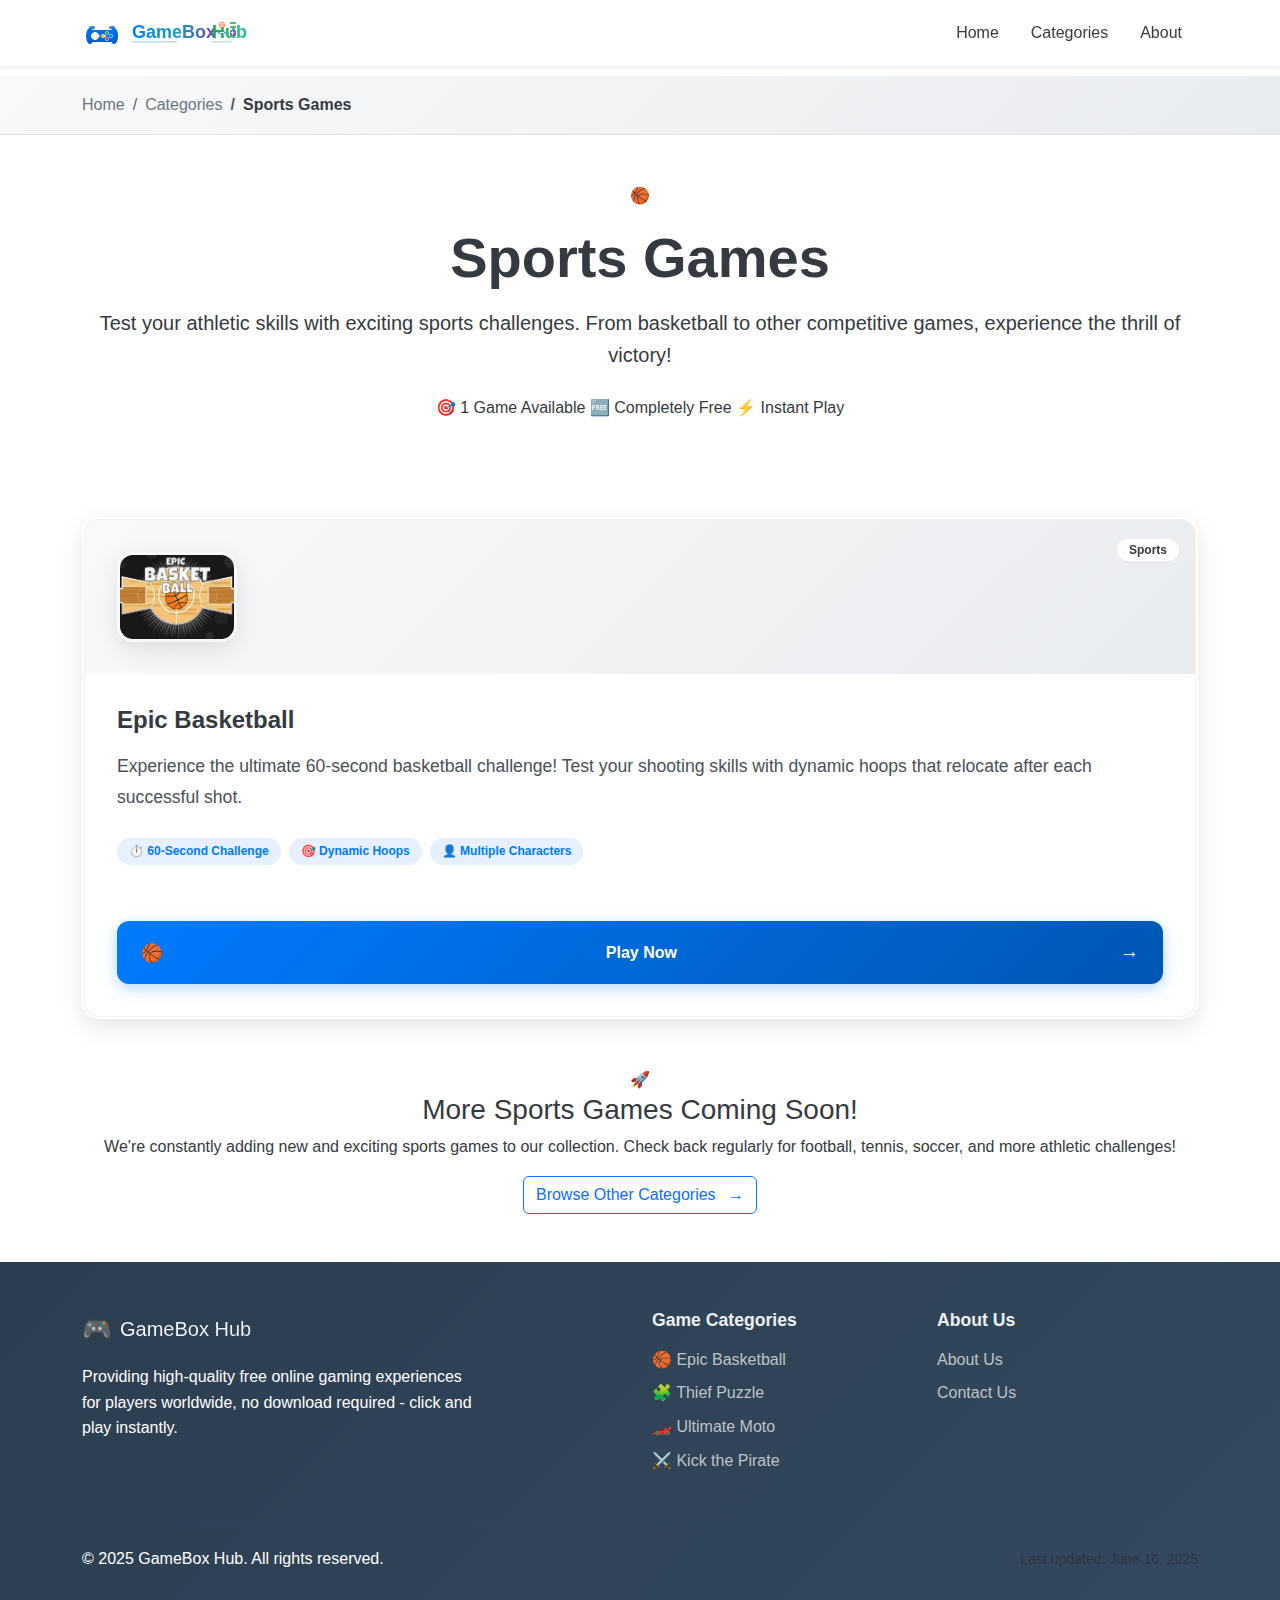
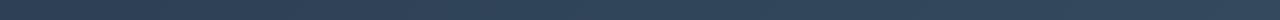
<file: categories/sports.html>
<!DOCTYPE html>
<html lang="en">
<head>
    <meta charset="UTF-8">
    <meta name="viewport" content="width=device-width, initial-scale=1.0">
    <title>Sports Games - GameBox Hub | Free Online Sports Games</title>
    <meta name="description" content="Play the best free online sports games. Test your athletic skills with exciting basketball challenges and more. No download required - play instantly!">
    <meta name="keywords" content="sports games, basketball games, online sports, free games, athletic games, sports challenges">
    <link rel="canonical" href="https://gamebox.games/categories/sports.html">
    
    <!-- Open Graph Tags -->
    <meta property="og:title" content="Sports Games - GameBox Hub">
    <meta property="og:description" content="Play the best free online sports games. Basketball and more athletic challenges await!">
    <meta property="og:url" content="https://gamebox.games/categories/sports.html">
    <meta property="og:type" content="website">
    <meta property="og:image" content="https://gamebox.games/assets/images/og-sports.jpg">
    
    <!-- Twitter Card -->
    <meta name="twitter:card" content="summary_large_image">
    <meta name="twitter:title" content="Sports Games - GameBox Hub">
    <meta name="twitter:description" content="Play the best free online sports games.">
    
    <!-- Favicon -->
    <!-- Favicon -->
    <link rel="icon" type="image/svg+xml" href="/assets/images/icons/favicon.svg">
    <link rel="icon" type="image/svg+xml" sizes="16x16" href="/assets/images/icons/favicon-16x16.svg">
    <link rel="apple-touch-icon" sizes="180x180" href="/assets/images/icons/favicon.svg">
    <link rel="shortcut icon" href="/assets/images/icons/favicon.svg" type="image/svg+xml">
    
    <!-- Bootstrap CSS -->
    <link href="https://cdn.jsdelivr.net/npm/bootstrap@5.3.2/dist/css/bootstrap.min.css" rel="stylesheet">
    
    <!-- Custom CSS -->
    <link rel="stylesheet" href="/assets/css/style.css?v=2024010104">
    <link rel="stylesheet" href="/assets/css/responsive.css?v=2024010104">
    
    <!-- Structured Data -->
    <script type="application/ld+json">
    {
        "@context": "https://schema.org",
        "@type": "CollectionPage",
        "name": "Sports Games",
        "description": "Free online sports games collection",
        "url": "https://gamebox.games/categories/sports.html",
        "mainEntity": {
            "@type": "ItemList",
            "name": "Sports Games",
            "itemListElement": [
                {
                    "@type": "Game",
                    "name": "Epic Basketball",
                    "description": "60-second basketball challenge with dynamic hoops",
                    "url": "https://gamebox.games/games/epic-basketball.html",
                    "genre": "Sports"
                }
            ]
        }
    }
    </script>
</head>
<body>
    <!-- Navigation -->
    <div id="navbar-container"></div>

    <!-- Breadcrumb -->
    <div id="breadcrumb-container"></div>

    <!-- Category Header -->
    <section class="category-hero-section">
        <div class="container">
            <div class="category-hero-content text-center py-5">
                <div class="category-hero-icon sports-theme mb-3">
                    <span class="icon">🏀</span>
                </div>
                <h1 class="category-hero-title display-4 fw-bold mb-3">
                    Sports Games
                </h1>
                <p class="category-hero-description lead mb-4">
                    Test your athletic skills with exciting sports challenges. From basketball to other competitive games, experience the thrill of victory!
                </p>
                <div class="category-stats">
                    <span class="stat-badge">🎯 1 Game Available</span>
                    <span class="stat-badge">🆓 Completely Free</span>
                    <span class="stat-badge">⚡ Instant Play</span>
                </div>
            </div>
        </div>
    </section>

    <!-- Games Grid -->
    <section class="category-games-section py-5">
        <div class="container">
            <div class="games-grid-main">
                <!-- Epic Basketball Game -->
                <div class="game-card-main clickable-card" data-aos="fade-up" data-aos-delay="100" data-game-url="/games/epic-basketball.html">
                    <div class="game-card-inner">
                        <div class="game-card-header">
                            <div class="game-thumbnail-wrapper">
                                <img src="/assets/images/thumbnails/epic-basketball-thumb.jpg" 
                                     alt="Epic Basketball Game Screenshot" 
                                     class="game-thumbnail"
                                     loading="lazy"
                                     onerror="this.style.display='none'; this.nextElementSibling.style.display='flex';">
                                <div class="game-icon-wrapper basketball-theme" style="display: none;">
                                    <div class="game-icon">🏀</div>
                                    <div class="icon-glow"></div>
                                </div>
                            </div>
                            <div class="game-category">
                                <span class="category-badge">Sports</span>
                            </div>
                        </div>
                        
                        <div class="game-card-body">
                            <h3 class="game-title">Epic Basketball</h3>
                            <p class="game-description">
                                Experience the ultimate 60-second basketball challenge! Test your shooting skills with dynamic hoops that relocate after each successful shot.
                            </p>
                            <div class="game-features">
                                <span class="feature-tag">⏱️ 60-Second Challenge</span>
                                <span class="feature-tag">🎯 Dynamic Hoops</span>
                                <span class="feature-tag">👤 Multiple Characters</span>
                            </div>
                        </div>
                        
                        <div class="game-card-footer">
                            <a href="/games/epic-basketball.html" class="game-play-btn-main">
                                <span class="btn-icon">🏀</span>
                                <span class="btn-text">Play Now</span>
                                <span class="btn-arrow">→</span>
                            </a>
                        </div>
                    </div>
                </div>
            </div>

            <!-- More Games Coming Soon -->
            <div class="coming-soon-section text-center mt-5">
                <div class="coming-soon-card">
                    <div class="coming-soon-icon">🚀</div>
                    <h3 class="coming-soon-title">More Sports Games Coming Soon!</h3>
                    <p class="coming-soon-description">
                        We're constantly adding new and exciting sports games to our collection. 
                        Check back regularly for football, tennis, soccer, and more athletic challenges!
                    </p>
                    <a href="/categories.html" class="btn btn-outline-primary">
                        <span>Browse Other Categories</span>
                        <span class="ms-2">→</span>
                    </a>
                </div>
            </div>
        </div>
    </section>

    <!-- Footer -->
    <div id="footer-container"></div>

    <!-- JavaScript -->
    <script src="https://cdn.jsdelivr.net/npm/bootstrap@5.3.2/dist/js/bootstrap.bundle.min.js"></script>
    <script src="/assets/js/components.js?v=2024010106"></script>
    <script src="/assets/js/main.js?v=2024010104"></script>
    <script>
        // 初始化体育游戏分类页面组件
        document.addEventListener('DOMContentLoaded', function() {
            // 渲染导航栏
            document.getElementById('navbar-container').innerHTML = GameBoxComponents.renderNavbar();
            
            // 渲染面包屑导航
            const breadcrumbs = [
                { name: 'Home', url: '/' },
                { name: 'Categories', url: '/categories.html' },
                { name: 'Sports Games', url: '/categories/sports.html' }
            ];
            document.getElementById('breadcrumb-container').innerHTML = GameBoxComponents.renderBreadcrumb(breadcrumbs);
            
            // 渲染Footer
            document.getElementById('footer-container').innerHTML = GameBoxComponents.renderFooter();
        });
    </script>
</body>
</html>
</file>
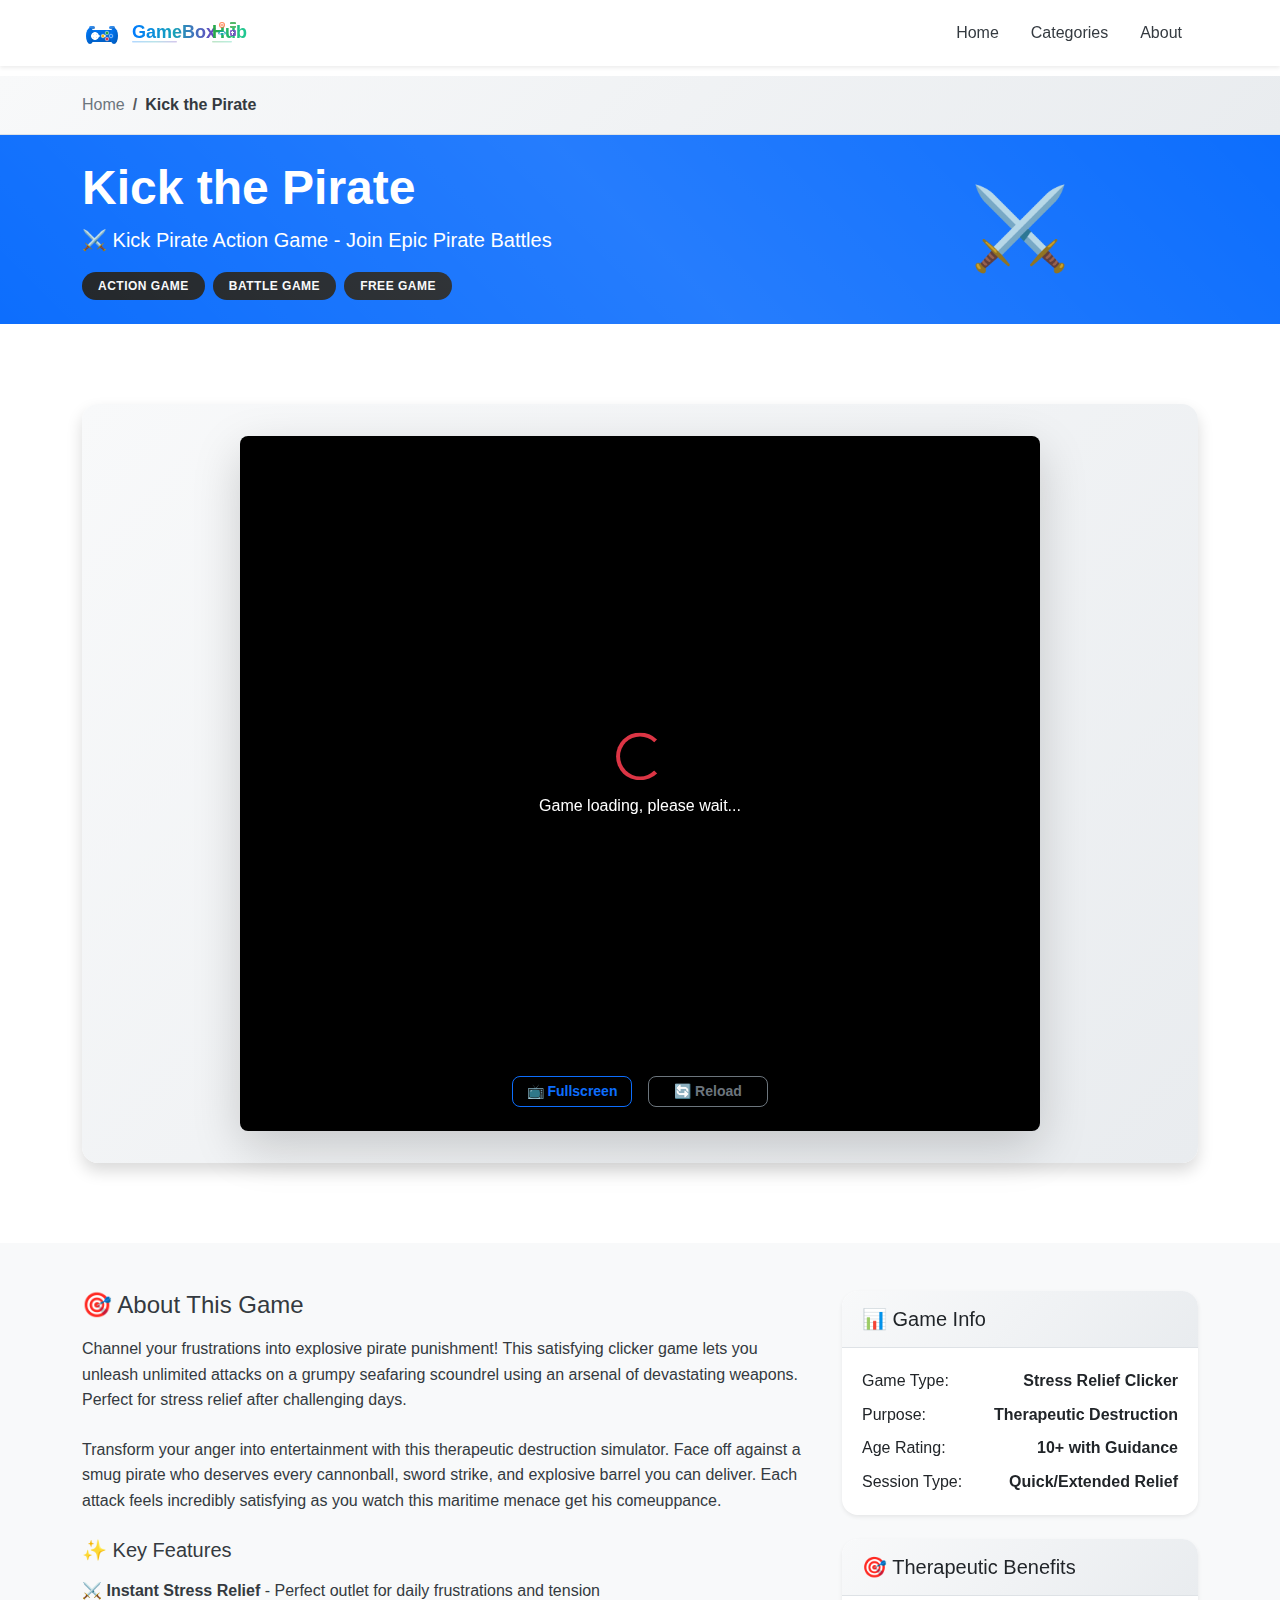
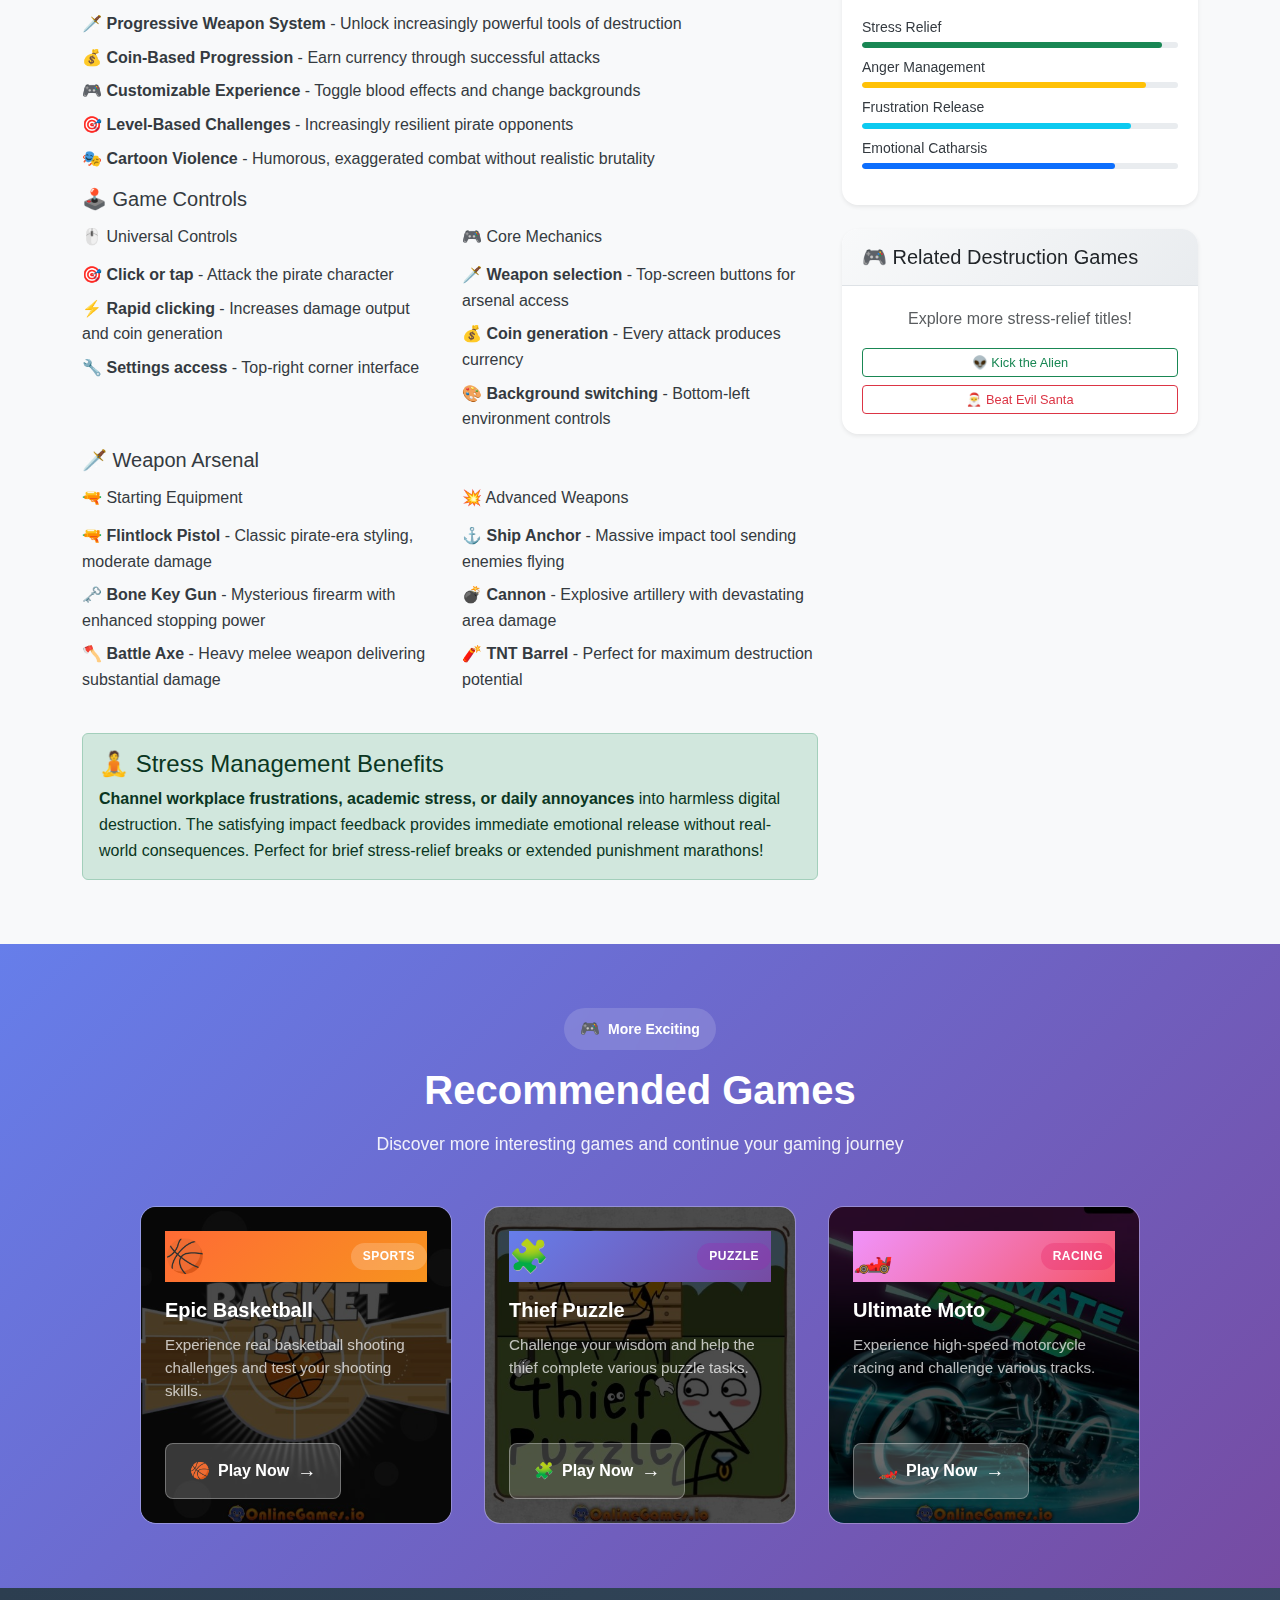
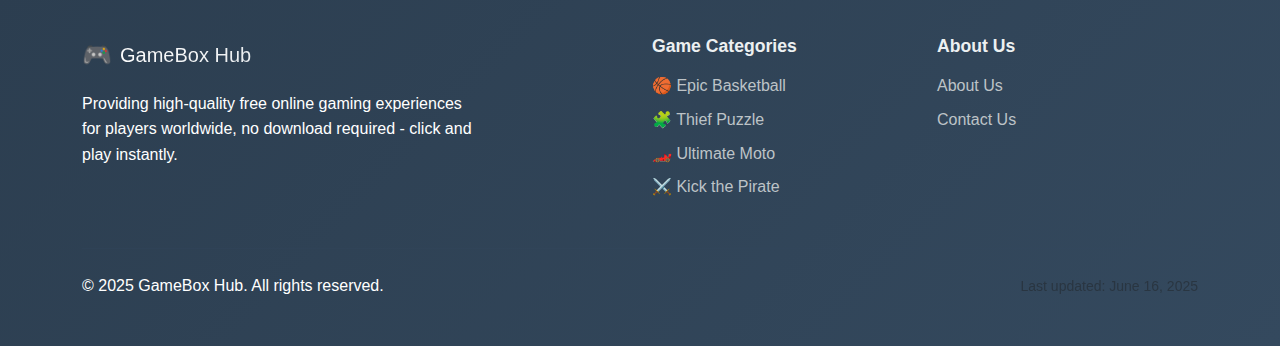
<file: games/kick-the-pirate.html>
<!DOCTYPE html>
<html lang="en">
<head>
    <!-- Google Analytics -->
    <script async src="https://www.googletagmanager.com/gtag/js?id=G-SS87P0NPFR"></script>
    <script>
      window.dataLayer = window.dataLayer || [];
      function gtag(){dataLayer.push(arguments);}
      gtag('js', new Date());
      gtag('config', 'G-SS87P0NPFR');
    </script>
    
    <meta charset="UTF-8">
    <meta name="viewport" content="width=device-width, initial-scale=1.0">
    <meta http-equiv="X-UA-Compatible" content="IE=edge">
    
    <!-- SEO Meta Tags -->
    <title>Kick the Pirate - Free Stress Relief Action Game | GameBox Hub</title>
    <meta name="description" content="Play Kick the Pirate free online! Ultimate stress relief clicker game with weapon progression, coin system and cartoon pirate battles. Instant therapeutic fun!">
    <meta name="keywords" content="kick the pirate,free action game,stress relief game,clicker game,pirate battle,weapon progression,cartoon violence,therapeutic gaming">
    <meta name="author" content="GameBox Hub">
    <meta name="robots" content="index, follow">
    <link rel="canonical" href="https://gamebox.games/games/kick-the-pirate.html">
    
    <!-- Open Graph Tags -->
    <meta property="og:title" content="Kick the Pirate - Free Online Action Game">
    <meta property="og:description" content="Kick the Pirate free online action game! Join epic pirate battles and showcase your combat skills.">
    <meta property="og:type" content="game">
    <meta property="og:url" content="https://gamebox.games/games/kick-the-pirate.html">
    <meta property="og:image" content="https://gamebox.games/assets/images/thumbnails/kick-the-pirate-thumb.jpg">
    
    <!-- Favicon -->
    <link rel="icon" type="image/svg+xml" href="/assets/images/icons/favicon.svg">
    <link rel="icon" type="image/svg+xml" sizes="16x16" href="/assets/images/icons/favicon-16x16.svg">
    <link rel="apple-touch-icon" sizes="180x180" href="/assets/images/icons/favicon.svg">
    <link rel="shortcut icon" href="/assets/images/icons/favicon.svg" type="image/svg+xml">
    
    <!-- CSS -->
    <link href="https://cdn.jsdelivr.net/npm/bootstrap@5.3.2/dist/css/bootstrap.min.css" rel="stylesheet">
    <link href="/assets/css/style.css?v=2024010102" rel="stylesheet">
    <link href="/assets/css/responsive.css?v=2024010102" rel="stylesheet">
    
    <!-- Structured Data -->
    <script type="application/ld+json">
    {
        "@context": "https://schema.org",
        "@type": "Game",
        "name": "Kick the Pirate",
        "description": "Join epic pirate battles! This action game combines combat skills with adventure, face off against notorious pirates.",
        "genre": "Action Game",
        "url": "https://gamebox.games/games/kick-the-pirate.html",
        "image": "https://gamebox.games/assets/images/thumbnails/kick-the-pirate-thumb.jpg",
        "publisher": {
            "@type": "Organization",
            "name": "GameBox Hub"
        },
        "gamePlatform": "Web Browser",
        "applicationCategory": "Game"
    }
    </script>
</head>
<body>
    <!-- Navigation -->
    <div id="navbar-container"></div>

    <!-- Breadcrumb Navigation -->
    <div id="breadcrumb-container"></div>

    <!-- Game Title Section -->
    <div id="game-title-container"></div>

    <!-- Game Play Section -->
    <section class="game-play-section py-5">
        <div class="container">
            <div class="game-container">
                <div class="game-iframe-wrapper">
                    <div class="game-loading" id="gameLoading">
                        <div class="spinner-border text-danger" role="status">
                            <span class="visually-hidden">Game loading...</span>
                        </div>
                        <p class="mt-2">Game loading, please wait...</p>
                    </div>
                    
                    <iframe 
                        id="gameFrame"
                        src="https://cloud.onlinegames.io/games/2022/construct/92/kick-the-pirate/index-og.html"
                        class="game-iframe"
                        allowfullscreen
                        allow="gamepad; microphone; camera"
                        sandbox="allow-scripts allow-same-origin allow-popups allow-forms"
                        title="Kick the Pirate Game">
                    </iframe>
                    
                    <div id="game-controls-container"></div>
                </div>
            </div>
        </div>
    </section>

    <!-- Game Information Section -->
    <section class="game-info-section py-5 bg-light">
        <div class="container">
            <div class="row">
                <div class="col-lg-8">
                    <!-- Game Description -->
                    <h2 class="h4 mb-3">🎯 About This Game</h2>
                    <p class="mb-4">Channel your frustrations into explosive pirate punishment! This satisfying clicker game lets you unleash unlimited attacks on a grumpy seafaring scoundrel using an arsenal of devastating weapons. Perfect for stress relief after challenging days.</p>
                    <p class="mb-4">Transform your anger into entertainment with this therapeutic destruction simulator. Face off against a smug pirate who deserves every cannonball, sword strike, and explosive barrel you can deliver. Each attack feels incredibly satisfying as you watch this maritime menace get his comeuppance.</p>

                    <!-- Game Features -->
                    <h3 class="h5 mb-3">✨ Key Features</h3>
                    <ul class="list-unstyled">
                        <li class="mb-2">⚔️ <strong>Instant Stress Relief</strong> - Perfect outlet for daily frustrations and tension</li>
                        <li class="mb-2">🗡️ <strong>Progressive Weapon System</strong> - Unlock increasingly powerful tools of destruction</li>
                        <li class="mb-2">💰 <strong>Coin-Based Progression</strong> - Earn currency through successful attacks</li>
                        <li class="mb-2">🎮 <strong>Customizable Experience</strong> - Toggle blood effects and change backgrounds</li>
                        <li class="mb-2">🎯 <strong>Level-Based Challenges</strong> - Increasingly resilient pirate opponents</li>
                        <li class="mb-2">🎭 <strong>Cartoon Violence</strong> - Humorous, exaggerated combat without realistic brutality</li>
                    </ul>

                    <!-- Controls Guide -->
                    <h3 class="h5 mb-3">🕹️ Game Controls</h3>
                    <div class="row">
                        <div class="col-md-6">
                            <h4 class="h6 mb-3">🖱️ Universal Controls</h4>
                            <ul class="list-unstyled">
                                <li class="mb-2">🎯 <strong>Click or tap</strong> - Attack the pirate character</li>
                                <li class="mb-2">⚡ <strong>Rapid clicking</strong> - Increases damage output and coin generation</li>
                                <li class="mb-2">🔧 <strong>Settings access</strong> - Top-right corner interface</li>
                            </ul>
                        </div>
                        <div class="col-md-6">
                            <h4 class="h6 mb-3">🎮 Core Mechanics</h4>
                            <ul class="list-unstyled">
                                <li class="mb-2">🗡️ <strong>Weapon selection</strong> - Top-screen buttons for arsenal access</li>
                                <li class="mb-2">💰 <strong>Coin generation</strong> - Every attack produces currency</li>
                                <li class="mb-2">🎨 <strong>Background switching</strong> - Bottom-left environment controls</li>
                            </ul>
                        </div>
                    </div>

                    <!-- Weapon Arsenal -->
                    <h3 class="h5 mb-3">🗡️ Weapon Arsenal</h3>
                    <div class="row mb-4">
                        <div class="col-md-6">
                            <h4 class="h6 mb-3">🔫 Starting Equipment</h4>
                            <ul class="list-unstyled">
                                <li class="mb-2">🔫 <strong>Flintlock Pistol</strong> - Classic pirate-era styling, moderate damage</li>
                                <li class="mb-2">🗝️ <strong>Bone Key Gun</strong> - Mysterious firearm with enhanced stopping power</li>
                                <li class="mb-2">🪓 <strong>Battle Axe</strong> - Heavy melee weapon delivering substantial damage</li>
                            </ul>
                        </div>
                        <div class="col-md-6">
                            <h4 class="h6 mb-3">💥 Advanced Weapons</h4>
                            <ul class="list-unstyled">
                                <li class="mb-2">⚓ <strong>Ship Anchor</strong> - Massive impact tool sending enemies flying</li>
                                <li class="mb-2">💣 <strong>Cannon</strong> - Explosive artillery with devastating area damage</li>
                                <li class="mb-2">🧨 <strong>TNT Barrel</strong> - Perfect for maximum destruction potential</li>
                            </ul>
                        </div>
                    </div>
                    
                    <!-- Stress Management Benefits -->
                    <div class="alert alert-success">
                        <h4 class="alert-heading">🧘 Stress Management Benefits</h4>
                        <p class="mb-0"><strong>Channel workplace frustrations, academic stress, or daily annoyances</strong> into harmless digital destruction. The satisfying impact feedback provides immediate emotional release without real-world consequences. Perfect for brief stress-relief breaks or extended punishment marathons!</p>
                    </div>
                </div>
                
                <!-- Sidebar -->
                <div class="col-lg-4">
                    <div class="sticky-top" style="top: 100px;">
                        <!-- Game Statistics -->
                        <div class="card mb-4">
                            <div class="card-header">
                                <h5 class="mb-0">📊 Game Info</h5>
                            </div>
                            <div class="card-body">
                                <div class="d-flex justify-content-between mb-2">
                                    <span>Game Type:</span>
                                    <strong>Stress Relief Clicker</strong>
                                </div>
                                <div class="d-flex justify-content-between mb-2">
                                    <span>Purpose:</span>
                                    <strong>Therapeutic Destruction</strong>
                                </div>
                                <div class="d-flex justify-content-between mb-2">
                                    <span>Age Rating:</span>
                                    <strong>10+ with Guidance</strong>
                                </div>
                                <div class="d-flex justify-content-between">
                                    <span>Session Type:</span>
                                    <strong>Quick/Extended Relief</strong>
                                </div>
                            </div>
                        </div>

                        <!-- Game Skills -->
                        <div class="card mb-4">
                            <div class="card-header">
                                <h5 class="mb-0">🎯 Therapeutic Benefits</h5>
                            </div>
                            <div class="card-body">
                                <div class="skill-item mb-2">
                                    <span>Stress Relief</span>
                                    <div class="progress" style="height: 6px;">
                                        <div class="progress-bar bg-success" style="width: 95%"></div>
                                    </div>
                                </div>
                                <div class="skill-item mb-2">
                                    <span>Anger Management</span>
                                    <div class="progress" style="height: 6px;">
                                        <div class="progress-bar bg-warning" style="width: 90%"></div>
                                    </div>
                                </div>
                                <div class="skill-item mb-2">
                                    <span>Frustration Release</span>
                                    <div class="progress" style="height: 6px;">
                                        <div class="progress-bar bg-info" style="width: 85%"></div>
                                    </div>
                                </div>
                                <div class="skill-item">
                                    <span>Emotional Catharsis</span>
                                    <div class="progress" style="height: 6px;">
                                        <div class="progress-bar bg-primary" style="width: 80%"></div>
                                    </div>
                                </div>
                            </div>
                        </div>

                        <!-- Share Game -->
                        <div class="card">
                            <div class="card-header">
                                <h5 class="mb-0">🎮 Related Destruction Games</h5>
                            </div>
                            <div class="card-body text-center">
                                <p class="text-muted mb-3">Explore more stress-relief titles!</p>
                                <div class="d-grid gap-2">
                                    <button class="btn btn-outline-success btn-sm" style="font-size: 0.8rem;">
                                        👽 Kick the Alien
                                    </button>
                                    <button class="btn btn-outline-danger btn-sm" style="font-size: 0.8rem;">
                                        🎅 Beat Evil Santa
                                    </button>

                                </div>
                            </div>
                        </div>
                    </div>
                </div>
            </div>
        </div>
    </section>

    <!-- Related Games Recommendations -->
    <div id="related-games-container"></div>

    <!-- Footer -->
    <div id="footer-container"></div>

    <!-- JavaScript -->
    <script src="https://cdn.jsdelivr.net/npm/bootstrap@5.3.2/dist/js/bootstrap.bundle.min.js"></script>
    <script src="/assets/js/components.js?v=2024010108"></script>
    <script src="/assets/js/main.js?v=2024010102"></script>
    <script src="/assets/js/game-loader.js?v=2024010102"></script>
    <script>
        // 初始化Kick the Pirate游戏页面组件
        document.addEventListener('DOMContentLoaded', function() {
            // 渲染导航栏
            document.getElementById('navbar-container').innerHTML = GameBoxComponents.renderNavbar();
            
            // 渲染面包屑导航
            const breadcrumbs = [
                { name: 'Home', url: '/' },
                { name: 'Kick the Pirate', url: '/games/kick-the-pirate.html' }
            ];
            document.getElementById('breadcrumb-container').innerHTML = GameBoxComponents.renderBreadcrumb(breadcrumbs);
            
            // 渲染游戏标题部分
            const gameInfo = {
                title: 'Kick the Pirate',
                icon: '⚔️',
                description: 'Kick Pirate Action Game - Join Epic Pirate Battles',
                tags: ['Action Game', 'Battle Game', 'Free Game']
            };
            document.getElementById('game-title-container').innerHTML = GameBoxComponents.renderGameTitleSection(gameInfo);
            
            // 渲染游戏控制按钮
            document.getElementById('game-controls-container').innerHTML = GameBoxComponents.renderGameControls();
            
            // 渲染相关游戏推荐
            document.getElementById('related-games-container').innerHTML = GameBoxComponents.renderRelatedGames('Kick the Pirate');
            
            // 渲染Footer
            document.getElementById('footer-container').innerHTML = GameBoxComponents.renderFooter();
        });
    </script>

</body>
</html>
</file>
<file: assets/css/style.css>
/* ==========================================================================
   免费游戏站 - 主样式文件
   ========================================================================== */

/* CSS变量定义 */
:root {
    /* 颜色系统 */
    --primary-color: #007bff;
    --secondary-color: #6c757d;
    --success-color: #28a745;
    --danger-color: #dc3545;
    --warning-color: #ffc107;
    --info-color: #17a2b8;
    --light-color: #f8f9fa;
    --dark-color: #343a40;
    
    /* 字体系统 */
    --font-family-base: 'Segoe UI', Tahoma, Geneva, Verdana, sans-serif, 'PingFang SC', 'Microsoft YaHei';
    --font-size-base: 1rem;
    --line-height-base: 1.6;
    
    /* 间距系统 */
    --spacing-xs: 0.25rem;
    --spacing-sm: 0.5rem;
    --spacing-md: 1rem;
    --spacing-lg: 1.5rem;
    --spacing-xl: 3rem;
    
    /* 阴影效果 */
    --shadow-xs: 0 0.05rem 0.1rem rgba(0, 0, 0, 0.05);
    --shadow-sm: 0 0.125rem 0.25rem rgba(0, 0, 0, 0.075);
    --shadow-md: 0 0.5rem 1rem rgba(0, 0, 0, 0.15);
    --shadow-lg: 0 1rem 3rem rgba(0, 0, 0, 0.175);
    
    /* 圆角 */
    --border-radius-sm: 0.25rem;
    --border-radius-md: 0.5rem;
    --border-radius-lg: 1rem;
    
    /* 过渡效果 */
    --transition-base: all 0.3s ease;
    --transition-fast: all 0.15s ease;
}

/* ==========================================================================
   基础重置和全局样式
   ========================================================================== */

* {
    box-sizing: border-box;
}

body {
    font-family: var(--font-family-base);
    font-size: var(--font-size-base);
    line-height: var(--line-height-base);
    color: var(--dark-color);
    background-color: #ffffff;
    padding-top: 76px; /* 为固定导航栏留出空间 */
    scroll-behavior: smooth;
}

/* 改善中文字体渲染 */
body, h1, h2, h3, h4, h5, h6 {
    font-feature-settings: "kern" 1;
    text-rendering: optimizeLegibility;
    -webkit-font-smoothing: antialiased;
    -moz-osx-font-smoothing: grayscale;
}

/* 链接样式 */
a {
    color: var(--primary-color);
    text-decoration: none;
    transition: var(--transition-fast);
}

a:hover {
    color: #0056b3;
    text-decoration: none;
}

/* 图片响应式 */
img {
    max-width: 100%;
    height: auto;
}

/* ==========================================================================
   导航栏样式
   ========================================================================== */

.navbar {
    backdrop-filter: blur(10px);
    transition: all 0.3s ease;
}

.navbar.navbar-scrolled {
    background: rgba(255, 255, 255, 0.95) !important;
    box-shadow: 0 2px 20px rgba(0, 0, 0, 0.1);
}

.navbar-brand {
    font-weight: 700;
    font-size: 1.25rem;
    transition: all 0.3s ease;
}

.brand-icon {
    font-size: 1.5rem;
    transition: transform 0.3s ease;
}

.navbar-brand:hover .brand-icon {
    transform: scale(1.1) rotate(10deg);
}

.brand-text {
    background: linear-gradient(135deg, var(--primary-color), var(--info-color));
    -webkit-background-clip: text;
    -webkit-text-fill-color: transparent;
    background-clip: text;
}

.navbar-nav .nav-link {
    font-weight: 500;
    color: var(--dark-color) !important;
    position: relative;
    transition: all 0.3s ease;
    margin: 0 0.5rem;
}

.navbar-nav .nav-link:hover,
.navbar-nav .nav-link.active {
    color: var(--primary-color) !important;
}

.navbar-nav .nav-link::after {
    content: '';
    position: absolute;
    bottom: -5px;
    left: 50%;
    width: 0;
    height: 2px;
    background: linear-gradient(135deg, var(--primary-color), var(--info-color));
    transition: all 0.3s ease;
    transform: translateX(-50%);
}

.navbar-nav .nav-link:hover::after,
.navbar-nav .nav-link.active::after {
    width: 100%;
}

/* ==========================================================================
   Hero区域样式
   ========================================================================== */

.hero-section {
    position: relative;
    min-height: 100vh;
    display: flex;
    align-items: center;
    overflow: hidden;
}

.hero-background {
    position: absolute;
    top: 0;
    left: 0;
    right: 0;
    bottom: 0;
    background: linear-gradient(135deg, 
        rgba(13, 110, 253, 0.05) 0%, 
        rgba(25, 135, 84, 0.05) 50%, 
        rgba(220, 53, 69, 0.05) 100%);
    z-index: -1;
}

.hero-background::before {
    content: '';
    position: absolute;
    top: 0;
    left: 0;
    right: 0;
    bottom: 0;
    background-image: 
        radial-gradient(circle at 20% 80%, rgba(13, 110, 253, 0.1) 0%, transparent 50%),
        radial-gradient(circle at 80% 20%, rgba(25, 135, 84, 0.1) 0%, transparent 50%),
        radial-gradient(circle at 40% 40%, rgba(220, 53, 69, 0.1) 0%, transparent 50%);
}

.hero-content {
    z-index: 2;
}

.hero-badge .badge {
    font-size: 0.9rem;
    font-weight: 600;
    border: 1px solid rgba(13, 110, 253, 0.2);
}

.bg-primary-soft {
    background-color: rgba(13, 110, 253, 0.1) !important;
}

.hero-title {
    font-size: clamp(2.5rem, 5vw, 4rem);
    line-height: 1.1;
    margin-bottom: 1.5rem;
}

.text-gradient {
    background: linear-gradient(135deg, var(--primary-color), var(--info-color));
    -webkit-background-clip: text;
    -webkit-text-fill-color: transparent;
    background-clip: text;
}

.hero-description {
    font-size: 1.1rem;
    line-height: 1.6;
    max-width: 600px;
}

.hero-actions .btn {
    font-weight: 600;
    text-decoration: none;
    transition: all 0.3s ease;
    box-shadow: 0 4px 15px rgba(0, 0, 0, 0.1);
}

.hero-actions .btn:hover {
    transform: translateY(-2px);
    box-shadow: 0 8px 25px rgba(0, 0, 0, 0.15);
}

.hero-stats {
    margin-top: 3rem;
}

.stat-number {
    color: var(--primary-color);
    font-weight: 700;
}

.stat-label {
    color: var(--secondary-color);
    font-weight: 500;
}

/* Hero视觉区域 */
.hero-visual {
    position: relative;
    z-index: 1;
}

.hero-game-preview {
    position: relative;
    max-width: 500px;
    margin: 0 auto;
}

.game-preview-grid {
    display: grid;
    grid-template-columns: 1fr 1fr;
    gap: 1.5rem;
    margin-bottom: 2rem;
}

.preview-card {
    background: white;
    border-radius: 20px;
    padding: 2rem 1.5rem;
    text-align: center;
    box-shadow: 0 10px 30px rgba(0, 0, 0, 0.1);
    transition: all 0.3s ease;
    border: 1px solid rgba(255, 255, 255, 0.2);
}

.preview-card:hover {
    transform: translateY(-10px);
    box-shadow: 0 20px 40px rgba(0, 0, 0, 0.15);
}

.preview-card-1 { animation: float 6s ease-in-out infinite; }
.preview-card-2 { animation: float 6s ease-in-out infinite 1.5s; }
.preview-card-3 { animation: float 6s ease-in-out infinite 3s; }
.preview-card-4 { animation: float 6s ease-in-out infinite 4.5s; }

.preview-icon {
    font-size: 2.5rem;
    margin-bottom: 0.5rem;
    display: block;
}

.preview-title {
    font-size: 0.9rem;
    font-weight: 600;
    color: var(--dark-color);
}

.hero-decoration {
    position: absolute;
    top: 0;
    left: 0;
    right: 0;
    bottom: 0;
    pointer-events: none;
}

.floating-element {
    position: absolute;
    font-size: 2rem;
    opacity: 0.3;
    animation: floatRandom 8s ease-in-out infinite;
}

.floating-1 {
    top: 10%;
    left: 10%;
    animation-delay: 0s;
}

.floating-2 {
    top: 60%;
    right: 10%;
    animation-delay: 2s;
}

.floating-3 {
    bottom: 20%;
    left: 20%;
    animation-delay: 4s;
}

@keyframes floatRandom {
    0%, 100% { transform: translateY(0px) rotate(0deg); }
    25% { transform: translateY(-20px) rotate(5deg); }
    50% { transform: translateY(-10px) rotate(-5deg); }
    75% { transform: translateY(-15px) rotate(3deg); }
}

/* 现代化游戏卡片 */
.games-grid {
    display: grid;
    grid-template-columns: repeat(auto-fit, minmax(300px, 1fr));
    gap: 2rem;
    margin-top: 3rem;
}

.game-card-modern {
    position: relative;
    transition: all 0.3s ease;
}

.game-card-inner {
    background: white;
    border-radius: 1rem;
    overflow: hidden;
    box-shadow: 0 10px 30px rgba(0, 0, 0, 0.1);
    transition: all 0.3s ease;
    border: 1px solid rgba(0, 0, 0, 0.05);
    height: 100%;
    display: flex;
    flex-direction: column;
}

.game-card-modern:hover .game-card-inner {
    transform: translateY(-8px);
    box-shadow: 0 20px 50px rgba(0, 0, 0, 0.15);
}

.game-card-header {
    position: relative;
    padding: 2rem;
    background: linear-gradient(135deg, #f8f9fa 0%, #e9ecef 100%);
    display: flex;
    justify-content: space-between;
    align-items: flex-start;
}

/* 游戏缩略图容器 */
.game-thumbnail-wrapper {
    position: relative;
    flex-shrink: 0;
    display: flex;
    align-items: center;
    justify-content: center;
    overflow: visible;
    perspective: 1000px;
}

/* 游戏缩略图样式 */
.game-thumbnail {
    width: 120px;
    height: 90px;
    border-radius: 16px;
    object-fit: cover;
    border: 3px solid rgba(255, 255, 255, 0.2);
    transition: all 0.5s cubic-bezier(0.4, 0, 0.2, 1);
    box-shadow: 0 8px 25px rgba(0, 0, 0, 0.1);
    cursor: pointer;
    will-change: transform;
}

.game-thumbnail:hover {
    transform: scale(1.15);
    border-color: rgba(255, 255, 255, 0.6);
    box-shadow: 0 20px 50px rgba(0, 0, 0, 0.25);
    z-index: 10;
    position: relative;
}

/* 缩略图加载失败时的备用图标 */
.game-thumbnail-wrapper .game-icon-wrapper {
    width: 120px;
    height: 90px;
    border-radius: 16px;
    display: flex;
    align-items: center;
    justify-content: center;
    margin-bottom: 0;
    transition: all 0.5s cubic-bezier(0.4, 0, 0.2, 1);
    will-change: transform;
}

.game-thumbnail-wrapper .game-icon-wrapper:hover {
    transform: scale(1.15);
    box-shadow: 0 20px 50px rgba(0, 0, 0, 0.25);
    z-index: 10;
    position: relative;
}

.game-icon-wrapper {
    position: relative;
    width: 80px;
    height: 80px;
    border-radius: 20px;
    display: flex;
    align-items: center;
    justify-content: center;
    margin-bottom: 1rem;
}

.basketball-theme {
    background: linear-gradient(135deg, #ff6b35, #f7931e);
}

.puzzle-theme {
    background: linear-gradient(135deg, #667eea, #764ba2);
}

.racing-theme {
    background: linear-gradient(135deg, #f093fb, #f5576c);
}

.action-theme {
    background: linear-gradient(135deg, #4facfe, #00f2fe);
}

.game-icon {
    font-size: 2.5rem;
    position: relative;
    z-index: 2;
}

.icon-glow {
    position: absolute;
    top: 50%;
    left: 50%;
    width: 60px;
    height: 60px;
    background: rgba(255, 255, 255, 0.3);
    border-radius: 50%;
    transform: translate(-50%, -50%);
    animation: pulse 2s ease-in-out infinite;
}

.game-category {
    position: absolute;
    top: 1rem;
    right: 1rem;
}

.category-badge {
    background: rgba(255, 255, 255, 0.9);
    color: var(--dark-color);
    padding: 0.25rem 0.75rem;
    border-radius: 20px;
    font-size: 0.75rem;
    font-weight: 600;
    backdrop-filter: blur(10px);
}

.game-card-body {
    padding: 2rem;
    flex-grow: 1;
}

.game-title {
    font-size: 1.5rem;
    font-weight: 700;
    color: var(--dark-color);
    margin-bottom: 1rem;
}

.game-description {
    color: var(--secondary-color);
    line-height: 1.6;
    margin-bottom: 1.5rem;
}

.game-features {
    display: flex;
    flex-wrap: wrap;
    gap: 0.5rem;
    margin-bottom: 1.5rem;
}

.feature-tag {
    background: rgba(13, 110, 253, 0.1);
    color: var(--primary-color);
    padding: 0.25rem 0.75rem;
    border-radius: 20px;
    font-size: 0.75rem;
    font-weight: 600;
}

.game-card-footer {
    padding: 0 2rem 2rem;
}

.game-play-btn {
    display: flex;
    align-items: center;
    justify-content: space-between;
    width: 100%;
    padding: 1rem 1.5rem;
    background: linear-gradient(135deg, var(--primary-color), var(--info-color));
    color: white;
    text-decoration: none;
    border-radius: 16px;
    font-weight: 600;
    transition: all 0.3s ease;
    box-shadow: 0 4px 15px rgba(13, 110, 253, 0.3);
}

.game-play-btn:hover {
    color: white;
    transform: translateY(-2px);
    box-shadow: 0 8px 25px rgba(13, 110, 253, 0.4);
}

.btn-icon {
    font-size: 1.2rem;
}

.btn-text {
    flex-grow: 1;
    text-align: center;
}

.btn-arrow {
    font-size: 1.2rem;
    transition: transform 0.3s ease;
}

.game-play-btn:hover .btn-arrow {
    transform: translateX(5px);
}

/* 现代化特色区域 */
.features-section {
    background: linear-gradient(135deg, #f8f9fa 0%, #e9ecef 100%);
}

.section-header {
    max-width: 600px;
    margin: 0 auto;
}

.section-badge .badge {
    font-size: 0.9rem;
    font-weight: 600;
    border: 1px solid rgba(25, 135, 84, 0.2);
}

.bg-success-soft {
    background-color: rgba(25, 135, 84, 0.1) !important;
}

.bg-info-soft {
    background-color: rgba(13, 202, 240, 0.1) !important;
}

.section-title {
    font-size: clamp(2rem, 4vw, 3rem);
    font-weight: 700;
    color: var(--dark-color);
}

.section-description {
    font-size: 1.1rem;
    color: var(--secondary-color);
}

.features-grid {
    display: grid;
    grid-template-columns: repeat(auto-fit, minmax(250px, 1fr));
    gap: 2rem;
    margin-top: 3rem;
}

.feature-card {
    background: white;
    padding: 2.5rem 2rem;
    border-radius: 20px;
    text-align: center;
    box-shadow: 0 10px 30px rgba(0, 0, 0, 0.1);
    transition: all 0.3s ease;
    border: 1px solid rgba(0, 0, 0, 0.05);
}

.feature-card:hover {
    transform: translateY(-8px);
    box-shadow: 0 20px 40px rgba(0, 0, 0, 0.15);
}

.feature-icon-wrapper {
    width: 80px;
    height: 80px;
    margin: 0 auto 1.5rem;
    background: linear-gradient(135deg, rgba(13, 110, 253, 0.1), rgba(25, 135, 84, 0.1));
    border-radius: 20px;
    display: flex;
    align-items: center;
    justify-content: center;
    transition: all 0.3s ease;
}

.feature-card:hover .feature-icon-wrapper {
    transform: scale(1.1);
    background: linear-gradient(135deg, rgba(13, 110, 253, 0.2), rgba(25, 135, 84, 0.2));
}

.feature-icon {
    font-size: 2rem;
}

.feature-title {
    font-size: 1.25rem;
    font-weight: 700;
    color: var(--dark-color);
    margin-bottom: 1rem;
}

.feature-description {
    color: var(--secondary-color);
    line-height: 1.6;
}

/* 现代化Footer */
.footer-modern {
    background: linear-gradient(135deg, #212529 0%, #343a40 100%);
}

.footer-brand {
    display: flex;
    align-items: center;
}

.footer-brand .brand-icon {
    font-size: 1.5rem;
}

.footer-brand .brand-text {
    background: linear-gradient(135deg, #fff, #e9ecef);
    -webkit-background-clip: text;
    -webkit-text-fill-color: transparent;
    background-clip: text;
}

.footer-description {
    font-size: 1rem;
    line-height: 1.6;
}

.footer-stats {
    display: flex;
    gap: 2rem;
}

.stat-item {
    text-align: center;
}

.stat-item .stat-number {
    display: block;
    font-size: 1.5rem;
    font-weight: 700;
    color: var(--primary-color);
}

.stat-item .stat-label {
    font-size: 0.875rem;
    color: var(--secondary-color);
}

.footer-title {
    font-size: 1.1rem;
    font-weight: 600;
    color: white;
    margin-bottom: 1rem;
}

.footer-links {
    list-style: none;
    padding: 0;
    margin: 0;
}

.footer-links li {
    margin-bottom: 0.5rem;
}

.footer-links a {
    color: var(--secondary-color);
    text-decoration: none;
    transition: color 0.3s ease;
}

.footer-links a:hover {
    color: var(--primary-color);
}

.footer-divider {
    border-color: rgba(255, 255, 255, 0.1);
}

.footer-copyright {
    color: var(--secondary-color);
}

.footer-update {
    color: var(--secondary-color);
}

/* 响应式设计优化 */
@media (max-width: 768px) {
    .hero-section {
        min-height: auto;
        padding: 6rem 0 4rem;
    }
    
    .hero-title {
        font-size: 2.5rem;
    }
    
    .hero-actions {
        flex-direction: column;
        align-items: stretch;
    }
    
    .hero-actions .btn {
        margin-bottom: 1rem;
    }
    
    .game-preview-grid {
        grid-template-columns: 1fr 1fr;
        gap: 1rem;
    }
    
    .preview-card {
        padding: 1.5rem 1rem;
    }
    
    .games-grid {
        grid-template-columns: 1fr;
        gap: 1.5rem;
    }
    
    .features-grid {
        grid-template-columns: 1fr;
        gap: 1.5rem;
    }
    
    .footer-stats {
        justify-content: center;
        margin-top: 1rem;
    }
}

@media (max-width: 576px) {
    .hero-title {
        font-size: 2rem;
    }
    
    .section-title {
        font-size: 1.75rem;
    }
    
    .game-card-header,
    .game-card-body,
    .game-card-footer {
        padding: 1.5rem;
    }
    
    .feature-card {
        padding: 2rem 1.5rem;
    }
}

/* ==========================================================================
   游戏页面样式
   ========================================================================== */

.game-title-section {
    position: relative;
    overflow: hidden;
}

.game-title-section::before {
    content: '';
    position: absolute;
    top: 0;
    left: 0;
    right: 0;
    bottom: 0;
    background: linear-gradient(45deg, transparent 0%, rgba(255,255,255,0.1) 50%, transparent 100%);
    animation: shimmer 3s ease-in-out infinite;
}

@keyframes shimmer {
    0%, 100% { transform: translateX(-100%); }
    50% { transform: translateX(100%); }
}

.game-icon-large {
    font-size: 5rem;
    opacity: 0.9;
    animation: pulse 2s ease-in-out infinite;
}

@keyframes pulse {
    0%, 100% { transform: scale(1); }
    50% { transform: scale(1.05); }
}

.game-tags .badge {
    font-size: 0.75rem;
    font-weight: 600;
    padding: 0.5rem 1rem;
    border-radius: 20px;
    text-transform: uppercase;
    letter-spacing: 0.5px;
}

/* ==========================================================================
   游戏iframe样式
   ========================================================================== */

.game-container {
    background: linear-gradient(135deg, var(--light-color) 0%, #e9ecef 100%);
    border-radius: var(--border-radius-lg);
    padding: 2rem;
    margin: 2rem 0;
    box-shadow: var(--shadow-md);
    position: relative;
}

.game-iframe-wrapper {
    position: relative;
    width: 100%;
    max-width: 800px;
    margin: 0 auto;
    background: #000;
    border-radius: var(--border-radius-md);
    overflow: hidden;
    box-shadow: var(--shadow-lg);
}

.game-iframe {
    width: 100%;
    height: 600px;
    border: none;
    display: block;
    background: #000;
}

.game-loading {
    position: absolute;
    top: 50%;
    left: 50%;
    transform: translate(-50%, -50%);
    text-align: center;
    z-index: 10;
    color: white;
    background: rgba(0, 0, 0, 0.8);
    padding: 2rem;
    border-radius: var(--border-radius-md);
    backdrop-filter: blur(10px);
}

.game-loading .spinner-border {
    width: 3rem;
    height: 3rem;
}

.game-controls {
    margin-top: 2.5rem;
    margin-bottom: 1.5rem;
    text-align: center;
    display: flex;
    gap: 1rem;
    justify-content: center;
    flex-wrap: wrap;
}

.game-controls .btn {
    min-width: 120px;
    font-weight: 600;
    border-radius: var(--border-radius-md);
    transition: all 0.3s ease;
    position: relative;
    overflow: hidden;
}

.game-controls .btn:hover {
    transform: translateY(-2px);
    box-shadow: var(--shadow-sm);
}

.game-controls .btn:active {
    transform: translateY(0);
    box-shadow: var(--shadow-xs);
}

/* 游戏控制提示样式 */
.game-control-toast {
    animation: slideInRight 0.3s ease;
}

@keyframes slideInRight {
    from {
        transform: translateX(100%);
        opacity: 0;
    }
    to {
        transform: translateX(0);
        opacity: 1;
    }
}

@keyframes slideInUp {
    from {
        opacity: 0;
        transform: translateY(30px);
    }
    to {
        opacity: 1;
        transform: translateY(0);
    }
}

@keyframes fadeIn {
    from { opacity: 0; }
    to { opacity: 1; }
}

/* ==========================================================================
   面包屑导航样式
   ========================================================================== */

.breadcrumb-section {
    background: linear-gradient(135deg, var(--light-color) 0%, #e9ecef 100%);
    border-bottom: 1px solid #dee2e6;
}

.breadcrumb {
    background: transparent;
    margin-bottom: 0;
}

.breadcrumb-item a {
    color: var(--secondary-color);
    transition: var(--transition-fast);
}

.breadcrumb-item a:hover {
    color: var(--primary-color);
}

.breadcrumb-item.active {
    color: var(--dark-color);
    font-weight: 600;
}

/* ==========================================================================
   卡片组件样式
   ========================================================================== */

.card {
    border: none;
    border-radius: var(--border-radius-lg);
    box-shadow: var(--shadow-sm);
    transition: var(--transition-base);
    overflow: hidden;
}

.card:hover {
    box-shadow: var(--shadow-md);
    transform: translateY(-2px);
}

.card-header {
    background: linear-gradient(135deg, var(--light-color) 0%, #e9ecef 100%);
    border-bottom: 1px solid #dee2e6;
    font-weight: 600;
    padding: 1rem 1.25rem;
}

.card-body {
    padding: 1.25rem;
}

/* 技能进度条样式 */
.skill-item {
    margin-bottom: 1rem;
}

.skill-item span {
    font-size: 0.875rem;
    font-weight: 500;
    color: var(--dark-color);
    display: block;
    margin-bottom: 0.25rem;
}

.progress {
    height: 6px;
    background-color: #e9ecef;
    border-radius: 3px;
    overflow: hidden;
}

.progress-bar {
    transition: width 1s ease;
    border-radius: 3px;
}

/* ==========================================================================
   Footer样式
   ========================================================================== */

footer {
    background: linear-gradient(135deg, var(--dark-color) 0%, #212529 100%);
    color: #ffffff;
}

footer a {
    color: #ffffff;
    transition: var(--transition-fast);
}

footer a:hover {
    color: var(--primary-color);
    text-decoration: underline;
}

footer small {
    opacity: 0.7;
}

/* ==========================================================================
   工具类样式
   ========================================================================== */

/* 文本相关 */
.text-gradient {
    background: linear-gradient(135deg, var(--primary-color), #0056b3);
    -webkit-background-clip: text;
    -webkit-text-fill-color: transparent;
    background-clip: text;
}

/* 阴影效果 */
.shadow-soft {
    box-shadow: 0 0.5rem 1.5rem rgba(0, 0, 0, 0.08) !important;
}

/* 过渡效果 */
.transition-all {
    transition: var(--transition-base);
}

/* 悬停效果 */
.hover-lift:hover {
    transform: translateY(-5px);
    transition: var(--transition-base);
}

/* ==========================================================================
   加载动画
   ========================================================================== */

.loading-dots::after {
    content: '';
    animation: dots 1.5s steps(5, end) infinite;
}

@keyframes dots {
    0%, 20% {
        color: rgba(0,0,0,0);
        text-shadow:
            .25em 0 0 rgba(0,0,0,0),
            .5em 0 0 rgba(0,0,0,0);
    }
    40% {
        color: var(--primary-color);
        text-shadow:
            .25em 0 0 rgba(0,0,0,0),
            .5em 0 0 rgba(0,0,0,0);
    }
    60% {
        text-shadow:
            .25em 0 0 var(--primary-color),
            .5em 0 0 rgba(0,0,0,0);
    }
    80%, 100% {
        text-shadow:
            .25em 0 0 var(--primary-color),
            .5em 0 0 var(--primary-color);
    }
}

/* ==========================================================================
   滚动条样式 (Webkit)
   ========================================================================== */

::-webkit-scrollbar {
    width: 8px;
    height: 8px;
}

::-webkit-scrollbar-track {
    background: var(--light-color);
}

::-webkit-scrollbar-thumb {
    background: var(--secondary-color);
    border-radius: 4px;
}

::-webkit-scrollbar-thumb:hover {
    background: var(--primary-color);
}

/* ==========================================================================
   打印样式
   ========================================================================== */

@media print {
    .navbar,
    .game-controls,
    .btn,
    footer {
        display: none !important;
    }
    
    body {
        padding-top: 0;
    }
    
    .container {
        max-width: none !important;
    }
}

/* ==========================================================================
   辅助功能
   ========================================================================== */

/* 跳转到主内容的链接 */
.skip-link {
    position: absolute;
    top: -40px;
    left: 6px;
    background: var(--primary-color);
    color: white;
    padding: 8px;
    text-decoration: none;
    z-index: 9999;
    border-radius: var(--border-radius-sm);
}

.skip-link:focus {
    top: 6px;
    color: white;
}

/* 高对比度模式支持 */
@media (prefers-contrast: high) {
    .card {
        border: 2px solid var(--dark-color);
    }
    
    .btn {
        border: 2px solid currentColor;
    }
}

/* 减少动画效果的支持 */
@media (prefers-reduced-motion: reduce) {
    *,
    *::before,
    *::after {
        animation-duration: 0.01ms !important;
        animation-iteration-count: 1 !important;
        transition-duration: 0.01ms !important;
        scroll-behavior: auto !important;
    }
}

/* ==========================================================================
   深色模式支持 (预留)
   ========================================================================== */

@media (prefers-color-scheme: dark) {
    /* 暂时保留空白，后期可以添加深色模式支持 */
}

/* 游戏详情页样式 */

/* 现代化面包屑导航 */
.breadcrumb-modern {
    background: linear-gradient(135deg, #f8f9fa 0%, #e9ecef 100%);
    padding: 1rem 0;
    margin-top: 76px;
    border-bottom: 1px solid rgba(0, 0, 0, 0.05);
}

.breadcrumb-modern-list {
    display: flex;
    align-items: center;
    margin: 0;
    padding: 0;
    list-style: none;
}

.breadcrumb-modern-item {
    display: flex;
    align-items: center;
}

.breadcrumb-modern-link {
    display: flex;
    align-items: center;
    text-decoration: none;
    color: #6c757d;
    font-weight: 500;
    transition: all 0.3s ease;
    padding: 0.5rem 0.75rem;
    border-radius: 0.5rem;
}

.breadcrumb-modern-link:hover {
    color: #007bff;
    background: rgba(0, 123, 255, 0.1);
    transform: translateY(-1px);
}

.breadcrumb-icon {
    margin-right: 0.5rem;
    font-size: 1rem;
}

.breadcrumb-separator {
    margin: 0 0.75rem;
    color: #adb5bd;
    font-weight: 600;
}

.breadcrumb-current {
    color: #495057;
    font-weight: 600;
}

/* 游戏Hero区域 */
.game-hero-section {
    position: relative;
    background: linear-gradient(135deg, #667eea 0%, #764ba2 100%);
    color: white;
    overflow: hidden;
    min-height: 60vh;
    display: flex;
    align-items: center;
}

.game-hero-background {
    position: absolute;
    top: 0;
    left: 0;
    right: 0;
    bottom: 0;
    background: 
        radial-gradient(circle at 20% 80%, rgba(120, 119, 198, 0.3) 0%, transparent 50%),
        radial-gradient(circle at 80% 20%, rgba(255, 119, 198, 0.3) 0%, transparent 50%),
        radial-gradient(circle at 40% 40%, rgba(120, 219, 255, 0.2) 0%, transparent 50%);
    animation: heroBackgroundFloat 20s ease-in-out infinite;
}

@keyframes heroBackgroundFloat {
    0%, 100% { transform: translateY(0px) rotate(0deg); }
    50% { transform: translateY(-20px) rotate(1deg); }
}

.game-hero-content {
    position: relative;
    z-index: 2;
}

.game-category-badge {
    margin-bottom: 1.5rem;
}

.category-pill {
    display: inline-flex;
    align-items: center;
    padding: 0.5rem 1rem;
    border-radius: 2rem;
    font-size: 0.875rem;
    font-weight: 600;
    text-transform: uppercase;
    letter-spacing: 0.5px;
}

.category-pill.basketball-theme {
    background: linear-gradient(135deg, #ff6b35 0%, #f7931e 100%);
    color: white;
    box-shadow: 0 4px 15px rgba(255, 107, 53, 0.3);
}

.category-pill.puzzle-theme {
    background: linear-gradient(135deg, #9c27b0 0%, #673ab7 100%);
    color: white;
    box-shadow: 0 4px 15px rgba(156, 39, 176, 0.3);
}

.category-icon {
    margin-right: 0.5rem;
    font-size: 1rem;
}

.game-hero-title {
    font-size: 3.5rem;
    font-weight: 800;
    margin-bottom: 1rem;
    background: linear-gradient(135deg, #ffffff 0%, #f8f9fa 100%);
    -webkit-background-clip: text;
    -webkit-text-fill-color: transparent;
    background-clip: text;
    line-height: 1.2;
}

.game-hero-subtitle {
    font-size: 1.25rem;
    margin-bottom: 2rem;
    opacity: 0.9;
    line-height: 1.6;
}

.game-features-quick {
    display: flex;
    gap: 2rem;
    margin-bottom: 2.5rem;
    flex-wrap: wrap;
}

.feature-quick-item {
    display: flex;
    align-items: center;
    gap: 0.5rem;
}

.feature-icon {
    font-size: 1.25rem;
}

.feature-text {
    font-weight: 600;
    font-size: 0.95rem;
}

.game-hero-actions {
    display: flex;
    gap: 1rem;
    flex-wrap: wrap;
}

.btn-play-now {
    display: inline-flex;
    align-items: center;
    padding: 1rem 2rem;
    background: linear-gradient(135deg, #28a745 0%, #20c997 100%);
    color: white;
    text-decoration: none;
    border-radius: 0.75rem;
    font-weight: 600;
    font-size: 1.1rem;
    transition: all 0.3s ease;
    box-shadow: 0 8px 25px rgba(40, 167, 69, 0.3);
    border: none;
}

.btn-play-now:hover {
    transform: translateY(-3px);
    box-shadow: 0 12px 35px rgba(40, 167, 69, 0.4);
    color: white;
}

.btn-play-icon {
    margin-right: 0.75rem;
    font-size: 1.25rem;
}

.btn-play-text {
    margin-right: 0.75rem;
}

.btn-play-arrow {
    font-size: 1.25rem;
    transition: transform 0.3s ease;
}

.btn-play-now:hover .btn-play-arrow {
    transform: translateX(3px);
}

.btn-share-game {
    display: inline-flex;
    align-items: center;
    padding: 1rem 2rem;
    background: rgba(255, 255, 255, 0.15);
    color: white;
    border: 2px solid rgba(255, 255, 255, 0.3);
    border-radius: 0.75rem;
    font-weight: 600;
    font-size: 1.1rem;
    transition: all 0.3s ease;
    backdrop-filter: blur(10px);
}

.btn-share-game:hover {
    background: rgba(255, 255, 255, 0.25);
    border-color: rgba(255, 255, 255, 0.5);
    transform: translateY(-2px);
}

.btn-share-icon {
    margin-right: 0.75rem;
    font-size: 1.25rem;
}

/* 游戏Hero视觉区域 */
.game-hero-visual {
    position: relative;
    display: flex;
    justify-content: center;
    align-items: center;
    height: 400px;
}

.game-icon-showcase {
    position: relative;
    width: 200px;
    height: 200px;
    display: flex;
    align-items: center;
    justify-content: center;
}

.game-icon-showcase.basketball-theme {
    background: linear-gradient(135deg, #ff6b35 0%, #f7931e 100%);
    border-radius: 50%;
    box-shadow: 0 20px 60px rgba(255, 107, 53, 0.4);
}

.game-icon-showcase.puzzle-theme {
    background: linear-gradient(135deg, #9c27b0 0%, #673ab7 100%);
    border-radius: 50%;
    box-shadow: 0 20px 60px rgba(156, 39, 176, 0.4);
}

.game-icon-main {
    font-size: 4rem;
    z-index: 3;
    position: relative;
    animation: iconBounce 3s ease-in-out infinite;
}

@keyframes iconBounce {
    0%, 100% { transform: translateY(0px) scale(1); }
    50% { transform: translateY(-10px) scale(1.05); }
}

.game-icon-glow {
    position: absolute;
    top: -20px;
    left: -20px;
    right: -20px;
    bottom: -20px;
    background: linear-gradient(135deg, #ff6b35 0%, #f7931e 100%);
    border-radius: 50%;
    opacity: 0.3;
    animation: glowPulse 2s ease-in-out infinite alternate;
}

@keyframes glowPulse {
    0% { transform: scale(1); opacity: 0.3; }
    100% { transform: scale(1.1); opacity: 0.1; }
}

.floating-elements {
    position: absolute;
    top: 0;
    left: 0;
    right: 0;
    bottom: 0;
}

.floating-element {
    position: absolute;
    font-size: 2rem;
    opacity: 0.7;
}

.floating-1 {
    top: 20%;
    left: 10%;
    animation: float1 4s ease-in-out infinite;
}

.floating-2 {
    top: 70%;
    right: 10%;
    animation: float2 5s ease-in-out infinite;
}

.floating-3 {
    top: 40%;
    right: 20%;
    animation: float3 3s ease-in-out infinite;
}

@keyframes float1 {
    0%, 100% { transform: translateY(0px) rotate(0deg); }
    50% { transform: translateY(-15px) rotate(5deg); }
}

@keyframes float2 {
    0%, 100% { transform: translateY(0px) rotate(0deg); }
    50% { transform: translateY(-20px) rotate(-5deg); }
}

@keyframes float3 {
    0%, 100% { transform: translateY(0px) rotate(0deg); }
    50% { transform: translateY(-10px) rotate(3deg); }
}

/* 现代化游戏播放区 */
.game-play-modern {
    padding: 4rem 0;
    background: linear-gradient(135deg, #f8f9fa 0%, #ffffff 100%);
}

.game-play-container {
    max-width: 1000px;
    margin: 0 auto;
}

.game-play-header {
    text-align: center;
    margin-bottom: 3rem;
}

.game-play-title {
    font-size: 2.5rem;
    font-weight: 700;
    color: #2c3e50;
    margin-bottom: 1rem;
}

.game-play-description {
    font-size: 1.1rem;
    color: #6c757d;
    max-width: 600px;
    margin: 0 auto;
}

.game-iframe-modern {
    position: relative;
    background: white;
    border-radius: 1rem;
    box-shadow: 0 20px 60px rgba(0, 0, 0, 0.1);
    overflow: hidden;
    aspect-ratio: 16/9;
}

.game-loading-modern {
    position: absolute;
    top: 0;
    left: 0;
    right: 0;
    bottom: 0;
    display: flex;
    flex-direction: column;
    align-items: center;
    justify-content: center;
    background: linear-gradient(135deg, #667eea 0%, #764ba2 100%);
    color: white;
    z-index: 10;
}

.loading-spinner {
    position: relative;
    width: 80px;
    height: 80px;
    margin-bottom: 2rem;
}

.spinner-ring {
    position: absolute;
    width: 100%;
    height: 100%;
    border: 3px solid transparent;
    border-top: 3px solid white;
    border-radius: 50%;
    animation: spin 1s linear infinite;
}

.spinner-ring:nth-child(2) {
    width: 60px;
    height: 60px;
    top: 10px;
    left: 10px;
    animation-delay: -0.3s;
}

.spinner-ring:nth-child(3) {
    width: 40px;
    height: 40px;
    top: 20px;
    left: 20px;
    animation-delay: -0.6s;
}

@keyframes spin {
    0% { transform: rotate(0deg); }
    100% { transform: rotate(360deg); }
}

.loading-text h3 {
    font-size: 1.5rem;
    font-weight: 600;
    margin-bottom: 0.5rem;
}

.loading-text p {
    font-size: 1rem;
    opacity: 0.8;
}

.game-iframe {
    width: 100%;
    height: 100%;
    border: none;
    border-radius: 1rem;
}

.game-controls-modern {
    position: absolute;
    bottom: 1rem;
    right: 1rem;
    display: flex;
    gap: 0.5rem;
    z-index: 5;
}

.game-control-btn {
    display: flex;
    align-items: center;
    padding: 0.75rem 1rem;
    border: none;
    border-radius: 0.5rem;
    font-weight: 600;
    font-size: 0.875rem;
    transition: all 0.3s ease;
    backdrop-filter: blur(10px);
    cursor: pointer;
}

.game-control-btn.primary {
    background: rgba(40, 167, 69, 0.9);
    color: white;
}

.game-control-btn.primary:hover {
    background: rgba(40, 167, 69, 1);
    transform: translateY(-2px);
}

.game-control-btn.secondary {
    background: rgba(108, 117, 125, 0.9);
    color: white;
}

.game-control-btn.secondary:hover {
    background: rgba(108, 117, 125, 1);
    transform: translateY(-2px);
}

.control-icon {
    margin-right: 0.5rem;
    font-size: 1rem;
}

/* 现代化游戏信息区 */
.game-info-modern {
    padding: 4rem 0;
    background: #f8f9fa;
}

.game-content-card {
    background: white;
    border-radius: 1rem;
    padding: 2.5rem;
    box-shadow: 0 10px 30px rgba(0, 0, 0, 0.05);
    margin-bottom: 2rem;
}

.content-section {
    margin-bottom: 3rem;
}

.content-section:last-child {
    margin-bottom: 0;
}

.section-header {
    display: flex;
    align-items: center;
    margin-bottom: 1.5rem;
}

.section-icon {
    font-size: 1.5rem;
    margin-right: 1rem;
    width: 40px;
    height: 40px;
    display: flex;
    align-items: center;
    justify-content: center;
    background: linear-gradient(135deg, #667eea 0%, #764ba2 100%);
    border-radius: 0.5rem;
    color: white;
}

.section-title {
    font-size: 1.75rem;
    font-weight: 700;
    color: #2c3e50;
    margin: 0;
}

.game-description {
    font-size: 1.1rem;
    line-height: 1.8;
    color: #495057;
}

/* 特色网格 */
.features-grid {
    display: grid;
    grid-template-columns: repeat(auto-fit, minmax(280px, 1fr));
    gap: 1.5rem;
}

.feature-item {
    display: flex;
    align-items: flex-start;
    padding: 1.5rem;
    background: #f8f9fa;
    border-radius: 0.75rem;
    transition: all 0.3s ease;
}

.feature-item:hover {
    transform: translateY(-3px);
    box-shadow: 0 8px 25px rgba(0, 0, 0, 0.1);
}

.feature-item .feature-icon {
    font-size: 2rem;
    margin-right: 1rem;
    flex-shrink: 0;
}

.feature-content {
    flex: 1;
}

.feature-title {
    font-size: 1.1rem;
    font-weight: 600;
    color: #2c3e50;
    margin-bottom: 0.5rem;
}

.feature-description {
    font-size: 0.95rem;
    color: #6c757d;
    line-height: 1.6;
    margin: 0;
}

/* 操作指南网格 */
.controls-grid {
    display: grid;
    grid-template-columns: repeat(auto-fit, minmax(250px, 1fr));
    gap: 1.5rem;
}

.control-step {
    position: relative;
    padding: 1.5rem;
    background: linear-gradient(135deg, #f8f9fa 0%, #ffffff 100%);
    border-radius: 0.75rem;
    border: 2px solid #e9ecef;
    transition: all 0.3s ease;
}

.control-step:hover {
    border-color: #667eea;
    transform: translateY(-2px);
}

.step-number {
    position: absolute;
    top: -15px;
    left: 1.5rem;
    width: 30px;
    height: 30px;
    background: linear-gradient(135deg, #667eea 0%, #764ba2 100%);
    color: white;
    border-radius: 50%;
    display: flex;
    align-items: center;
    justify-content: center;
    font-weight: 700;
    font-size: 0.875rem;
}

.step-content {
    text-align: center;
}

.step-icon {
    font-size: 2rem;
    margin-bottom: 1rem;
}

.step-title {
    font-size: 1.1rem;
    font-weight: 600;
    color: #2c3e50;
    margin-bottom: 0.5rem;
}

.step-description {
    font-size: 0.9rem;
    color: #6c757d;
    line-height: 1.5;
    margin: 0;
}

/* 游戏提示卡片 */
.game-tips-card {
    background: linear-gradient(135deg, #e3f2fd 0%, #f3e5f5 100%);
    border-radius: 0.75rem;
    padding: 1.5rem;
    border-left: 4px solid #2196f3;
}

.tips-header {
    display: flex;
    align-items: center;
    margin-bottom: 1rem;
}

.tips-icon {
    font-size: 1.5rem;
    margin-right: 0.75rem;
}

.tips-title {
    font-size: 1.2rem;
    font-weight: 600;
    color: #1976d2;
    margin: 0;
}

.tips-content p {
    font-size: 1rem;
    color: #424242;
    line-height: 1.6;
    margin: 0;
}

/* 侧边栏样式 */
.game-sidebar {
    position: sticky;
    top: 100px;
}

.sidebar-card {
    background: white;
    border-radius: 0.75rem;
    box-shadow: 0 5px 15px rgba(0, 0, 0, 0.08);
    margin-bottom: 1.5rem;
    overflow: hidden;
}

.sidebar-card-header {
    background: linear-gradient(135deg, #667eea 0%, #764ba2 100%);
    color: white;
    padding: 1rem 1.5rem;
    display: flex;
    align-items: center;
}

.card-header-icon {
    font-size: 1.25rem;
    margin-right: 0.75rem;
}

.card-header-title {
    font-size: 1.1rem;
    font-weight: 600;
    margin: 0;
}

.sidebar-card-body {
    padding: 1.5rem;
}

/* 游戏统计 */
.game-stats {
    display: flex;
    flex-direction: column;
    gap: 1rem;
}

.stat-item {
    display: flex;
    justify-content: space-between;
    align-items: center;
    padding: 0.75rem 0;
    border-bottom: 1px solid #f1f3f4;
}

.stat-item:last-child {
    border-bottom: none;
}

.stat-label {
    font-weight: 500;
    color: #6c757d;
}

.stat-value {
    font-weight: 600;
    color: #2c3e50;
}

/* 快速操作 */
.quick-actions {
    display: flex;
    flex-direction: column;
    gap: 0.75rem;
}

.quick-action-btn {
    display: flex;
    align-items: center;
    padding: 0.75rem 1rem;
    background: #f8f9fa;
    border: 2px solid #e9ecef;
    border-radius: 0.5rem;
    text-decoration: none;
    color: #495057;
    font-weight: 500;
    transition: all 0.3s ease;
    cursor: pointer;
}

.quick-action-btn:hover {
    background: #e9ecef;
    border-color: #667eea;
    color: #667eea;
    transform: translateY(-1px);
}

.action-icon {
    margin-right: 0.75rem;
    font-size: 1rem;
}

/* 现代化标签 */
.game-tags-modern {
    display: flex;
    flex-wrap: wrap;
    gap: 0.5rem;
}

.tag-modern {
    padding: 0.5rem 1rem;
    border-radius: 1rem;
    font-size: 0.875rem;
    font-weight: 500;
    text-transform: uppercase;
    letter-spacing: 0.5px;
}

.tag-modern.basketball {
    background: linear-gradient(135deg, #ff6b35 0%, #f7931e 100%);
    color: white;
}

.tag-modern.free {
    background: linear-gradient(135deg, #28a745 0%, #20c997 100%);
    color: white;
}

.tag-modern.instant {
    background: linear-gradient(135deg, #007bff 0%, #6610f2 100%);
    color: white;
}

.tag-modern.skill {
    background: linear-gradient(135deg, #dc3545 0%, #e83e8c 100%);
    color: white;
}

.tag-modern.physics {
    background: linear-gradient(135deg, #6f42c1 0%, #e83e8c 100%);
    color: white;
}

.tag-modern.puzzle {
    background: linear-gradient(135deg, #9c27b0 0%, #673ab7 100%);
    color: white;
}

.tag-modern.brain {
    background: linear-gradient(135deg, #ff9800 0%, #f57c00 100%);
    color: white;
}

.tag-modern.logic {
    background: linear-gradient(135deg, #3f51b5 0%, #303f9f 100%);
    color: white;
}

/* 现代化相关游戏推荐 */
.related-games-modern {
    padding: 4rem 0;
    background: linear-gradient(135deg, #667eea 0%, #764ba2 100%);
    color: white;
}

.section-header-center {
    text-align: center;
    margin-bottom: 3rem;
}

.section-badge {
    display: inline-flex;
    align-items: center;
    padding: 0.5rem 1rem;
    background: rgba(255, 255, 255, 0.15);
    border-radius: 2rem;
    font-size: 0.875rem;
    font-weight: 600;
    margin-bottom: 1rem;
    backdrop-filter: blur(10px);
}

.badge-icon {
    margin-right: 0.5rem;
    font-size: 1rem;
}

.section-title-large {
    font-size: 2.5rem;
    font-weight: 700;
    margin-bottom: 1rem;
}

.section-description {
    font-size: 1.1rem;
    opacity: 0.9;
    max-width: 600px;
    margin: 0 auto;
}

.related-games-grid {
    display: grid;
    grid-template-columns: repeat(auto-fit, minmax(300px, 1fr));
    gap: 2rem;
    max-width: 1000px;
    margin: 0 auto;
}

.related-game-card {
    background: rgba(255, 255, 255, 0.1);
    border-radius: 1rem;
    overflow: hidden;
    backdrop-filter: blur(10px);
    border: 1px solid rgba(255, 255, 255, 0.2);
    transition: all 0.3s ease;
}

.related-game-card:hover {
    transform: translateY(-5px);
    box-shadow: 0 20px 40px rgba(0, 0, 0, 0.2);
}

.related-game-inner {
    padding: 1.5rem;
    height: 100%;
    display: flex;
    flex-direction: column;
}

.related-game-header {
    display: flex;
    align-items: center;
    justify-content: space-between;
    margin-bottom: 1rem;
}

.related-game-icon {
    font-size: 2rem;
}

.related-game-category {
    font-size: 0.75rem;
    font-weight: 600;
    text-transform: uppercase;
    letter-spacing: 0.5px;
    padding: 0.25rem 0.75rem;
    border-radius: 1rem;
    background: rgba(255, 255, 255, 0.2);
}

.puzzle-theme .related-game-category {
    background: rgba(156, 39, 176, 0.3);
}

.racing-theme .related-game-category {
    background: rgba(233, 30, 99, 0.3);
}

.action-theme .related-game-category {
    background: rgba(3, 169, 244, 0.3);
}

.related-game-body {
    flex: 1;
    margin-bottom: 1.5rem;
}

.related-game-title {
    font-size: 1.25rem;
    font-weight: 600;
    margin-bottom: 0.75rem;
    color: white;
}

.related-game-description {
    font-size: 0.95rem;
    opacity: 0.8;
    line-height: 1.5;
}

.related-game-footer {
    margin-top: auto;
}

.related-game-btn {
    display: inline-flex;
    align-items: center;
    padding: 0.75rem 1.5rem;
    background: rgba(255, 255, 255, 0.2);
    color: white;
    text-decoration: none;
    border-radius: 0.5rem;
    font-weight: 600;
    transition: all 0.3s ease;
    border: 1px solid rgba(255, 255, 255, 0.3);
}

.related-game-btn:hover {
    background: rgba(255, 255, 255, 0.3);
    color: white;
    transform: translateX(3px);
}

.btn-icon {
    margin-right: 0.5rem;
    font-size: 1rem;
}

.btn-text {
    margin-right: 0.5rem;
}

.btn-arrow {
    transition: transform 0.3s ease;
}

.related-game-btn:hover .btn-arrow {
    transform: translateX(3px);
}

/* 现代化Footer */
.footer-modern {
    background: linear-gradient(135deg, #2c3e50 0%, #34495e 100%);
}

.footer-brand {
    display: flex;
    align-items: center;
}

.footer-brand .brand-text {
    color: #ffffff !important;
}

.footer-description {
    max-width: 400px;
    color: #ffffff !important;
}

.footer-title {
    color: #ecf0f1;
    font-weight: 600;
    margin-bottom: 1rem;
}

.footer-links {
    list-style: none;
    padding: 0;
    margin: 0;
}

.footer-links li {
    margin-bottom: 0.5rem;
}

.footer-links a {
    color: #bdc3c7;
    text-decoration: none;
    transition: color 0.3s ease;
}

.footer-links a:hover {
    color: #3498db;
}

.footer-divider {
    border-color: #34495e;
}

.footer-copyright {
    color: #ffffff !important;
}

.footer-update {
    color: #ffffff !important;
}

/* 底部统计数字样式 */
.footer-stats .stat-number {
    color: #ffffff !important;
    font-weight: 700;
}

.footer-stats .stat-label {
    color: #ffffff !important;
}

/* 响应式设计 */
@media (max-width: 768px) {
    .game-hero-title {
        font-size: 2.5rem;
    }
    
    .game-hero-subtitle {
        font-size: 1.1rem;
    }
    
    .game-features-quick {
        gap: 1rem;
    }
    
    .game-hero-actions {
        flex-direction: column;
        align-items: stretch;
    }
    
    .btn-play-now,
    .btn-share-game {
        justify-content: center;
    }
    
    .game-play-title {
        font-size: 2rem;
    }
    
    .features-grid {
        grid-template-columns: 1fr;
    }
    
    .controls-grid {
        grid-template-columns: 1fr;
    }
    
    .related-games-grid {
        grid-template-columns: 1fr;
    }
    
    .game-content-card {
        padding: 1.5rem;
    }
    
    .game-sidebar {
        position: static;
        margin-top: 2rem;
    }
}

@media (max-width: 576px) {
    .breadcrumb-modern-link {
        padding: 0.25rem 0.5rem;
        font-size: 0.875rem;
    }
    
    .breadcrumb-separator {
        margin: 0 0.5rem;
    }
    
    .game-hero-section {
        min-height: 50vh;
    }
    
    .game-hero-title {
        font-size: 2rem;
    }
    
    .game-hero-visual {
        height: 300px;
        margin-top: 2rem;
    }
    
    .game-icon-showcase {
        width: 150px;
        height: 150px;
    }
    
    .game-icon-main {
        font-size: 3rem;
    }
    
    .section-title-large {
        font-size: 2rem;
    }
}

/* 解谜游戏Hero区域特定样式 */
.puzzle-hero {
    background: linear-gradient(135deg, #9c27b0 0%, #673ab7 100%);
}

.puzzle-hero .game-hero-background {
    background: 
        radial-gradient(circle at 20% 80%, rgba(156, 39, 176, 0.3) 0%, transparent 50%),
        radial-gradient(circle at 80% 20%, rgba(103, 58, 183, 0.3) 0%, transparent 50%),
        radial-gradient(circle at 40% 40%, rgba(233, 30, 99, 0.2) 0%, transparent 50%);
}

/* 简化版Hero区域样式 */
.hero-section-simple {
    background: linear-gradient(135deg, #f8f9fa 0%, #ffffff 100%);
    border-bottom: 1px solid #e9ecef;
    margin-top: 76px;
}

.hero-content-simple {
    max-width: 800px;
    margin: 0 auto;
}

.hero-title-simple {
    color: #2c3e50;
    font-weight: 800;
}

.hero-description-simple {
    max-width: 600px;
    margin: 0 auto;
}

.hero-quick-stats {
    display: flex;
    justify-content: center;
    gap: 2rem;
    flex-wrap: wrap;
}

.quick-stat {
    display: inline-flex;
    align-items: center;
    padding: 0.5rem 1rem;
    background: rgba(0, 123, 255, 0.1);
    color: #007bff;
    border-radius: 1rem;
    font-weight: 600;
    font-size: 0.9rem;
}

/* 主要游戏展示区样式 */
.games-section-main {
    background: #ffffff;
}

.games-header {
    margin-bottom: 2rem;
}

.games-title {
    color: #2c3e50;
    font-weight: 700;
}

.games-subtitle {
    font-size: 1.1rem;
}

.games-grid-main {
    display: grid;
    grid-template-columns: repeat(auto-fit, minmax(300px, 1fr));
    gap: 2rem;
    margin-bottom: 3rem;
}

.game-card-main {
    background: white;
    border-radius: 1rem;
    box-shadow: 0 8px 25px rgba(0, 0, 0, 0.1);
    transition: all 0.3s ease;
    overflow: hidden;
    border: 2px solid transparent;
}

.game-card-main:hover {
    transform: translateY(-8px);
    box-shadow: 0 15px 40px rgba(0, 0, 0, 0.15);
    border-color: rgba(0, 123, 255, 0.2);
}

/* 当整个卡片hover时，缩略图也放大 */
.game-card-main:hover .game-thumbnail {
    transform: scale(1.15) rotateY(5deg);
    border-color: rgba(255, 255, 255, 0.6);
    box-shadow: 
        0 20px 50px rgba(0, 0, 0, 0.25),
        0 0 0 4px rgba(0, 123, 255, 0.1);
    filter: brightness(1.1) contrast(1.05);
}

.game-card-main:hover .game-icon-wrapper {
    transform: scale(1.15) rotateY(5deg);
    box-shadow: 
        0 20px 50px rgba(0, 0, 0, 0.25),
        0 0 0 4px rgba(0, 123, 255, 0.1);
    filter: brightness(1.1);
}

/* 可点击卡片样式 */
.clickable-card {
    cursor: pointer;
    transition: all 0.3s ease;
    position: relative;
}

.clickable-card::before {
    content: '';
    position: absolute;
    top: 0;
    left: 0;
    right: 0;
    bottom: 0;
    background: linear-gradient(135deg, rgba(13, 110, 253, 0.02), rgba(25, 135, 84, 0.02));
    opacity: 0;
    transition: opacity 0.3s ease;
    border-radius: var(--border-radius-lg);
    z-index: 1;
}

.clickable-card:hover::before {
    opacity: 1;
}

.clickable-card:hover {
    transform: translateY(-8px);
    box-shadow: 
        0 20px 40px rgba(0, 0, 0, 0.1),
        0 0 0 1px rgba(13, 110, 253, 0.1);
}

.clickable-card:active {
    transform: translateY(-4px);
    transition: transform 0.1s ease;
}

/* 确保卡片内容在伪元素之上 */
.clickable-card .game-card-inner {
    position: relative;
    z-index: 2;
}

.game-play-btn-main {
    display: inline-flex;
    align-items: center;
    padding: 1rem 1.5rem;
    background: linear-gradient(135deg, #007bff 0%, #0056b3 100%);
    color: white;
    text-decoration: none;
    border-radius: 0.75rem;
    font-weight: 600;
    font-size: 1rem;
    transition: all 0.3s ease;
    width: 100%;
    justify-content: center;
    box-shadow: 0 4px 15px rgba(0, 123, 255, 0.3);
}

.game-play-btn-main:hover {
    background: linear-gradient(135deg, #0056b3 0%, #004085 100%);
    transform: translateY(-2px);
    box-shadow: 0 6px 20px rgba(0, 123, 255, 0.4);
    color: white;
}

.game-play-btn-main .btn-icon {
    margin-right: 0.75rem;
    font-size: 1.1rem;
}

.game-play-btn-main .btn-text {
    margin-right: 0.75rem;
}

.game-play-btn-main .btn-arrow {
    transition: transform 0.3s ease;
}

.game-play-btn-main:hover .btn-arrow {
    transform: translateX(3px);
}

/* 游戏总览信息样式 */
.games-summary {
    margin-top: 3rem;
}

.summary-card {
    background: linear-gradient(135deg, #f8f9fa 0%, #e9ecef 100%);
    border-radius: 1rem;
    padding: 2rem;
    margin: 0 auto;
}

.summary-title {
    color: #2c3e50;
    font-weight: 700;
    margin-bottom: 1.5rem;
}

.summary-features {
    display: grid;
    grid-template-columns: repeat(auto-fit, minmax(250px, 1fr));
    gap: 1rem;
}

.summary-feature {
    display: flex;
    align-items: center;
    padding: 0.75rem;
    background: white;
    border-radius: 0.5rem;
    box-shadow: 0 2px 8px rgba(0, 0, 0, 0.05);
}

.summary-feature .feature-icon {
    margin-right: 0.75rem;
    font-size: 1.25rem;
}

.summary-feature .feature-text {
    font-weight: 500;
    color: #495057;
}

/* 简化的特色介绍区样式 */
.features-section-simple {
    background: #f8f9fa;
}

.features-title {
    color: #2c3e50;
    font-weight: 700;
}

.features-description {
    font-size: 1rem;
    line-height: 1.6;
}

.features-list {
    display: flex;
    flex-wrap: wrap;
    gap: 1rem;
}

.feature-item {
    display: inline-flex;
    align-items: center;
    padding: 0.5rem 1rem;
    background: white;
    border-radius: 0.5rem;
    font-weight: 500;
    color: #28a745;
    box-shadow: 0 2px 8px rgba(0, 0, 0, 0.05);
}

.features-visual {
    padding: 2rem;
}

.visual-icon {
    font-size: 4rem;
    margin-bottom: 1rem;
}

.visual-text {
    font-size: 1.1rem;
    font-weight: 600;
    color: #6c757d;
}

/* 响应式优化 */
@media (max-width: 768px) {
    .hero-quick-stats {
        gap: 1rem;
    }
    
    .quick-stat {
        font-size: 0.8rem;
        padding: 0.4rem 0.8rem;
    }
    
    .games-grid-main {
        grid-template-columns: 1fr;
        gap: 1.5rem;
    }
    
    .summary-features {
        grid-template-columns: 1fr;
    }
    
    .features-list {
        justify-content: center;
    }
    
    .summary-card {
        padding: 1.5rem;
    }
}

@media (max-width: 576px) {
    .hero-content-simple {
        padding: 3rem 0;
    }
    
    .hero-title-simple {
        font-size: 2rem;
    }
    
    .hero-quick-stats {
        flex-direction: column;
        align-items: center;
        gap: 0.75rem;
    }
    
    .games-header {
        margin-bottom: 1.5rem;
    }
    
    .visual-icon {
        font-size: 3rem;
    }
}
</file>
<file: assets/css/responsive.css>
/* ==========================================================================
   免费游戏站 - 响应式样式文件
   ========================================================================== */

/* ==========================================================================
   超小屏幕 (手机竖屏, < 576px)
   ========================================================================== */

@media (max-width: 575.98px) {
    /* 基础调整 */
    body {
        padding-top: 70px;
    }
    
    /* 导航栏 */
    .navbar-brand {
        font-size: 1.1rem;
    }
    
    .navbar-brand img {
        height: 32px !important;
    }
    
    .navbar-nav .nav-link {
        padding: 0.75rem 1rem !important;
        font-size: 0.95rem;
    }
    
    /* Hero区域 */
    .hero-section {
        padding: 2rem 0 !important;
    }
    
    .hero-section .display-4 {
        font-size: 1.75rem !important;
    }
    
    .hero-section .lead {
        font-size: 1rem;
    }
    
    .hero-image {
        font-size: 2.5rem !important;
        margin-top: 1rem;
    }
    
    /* 游戏卡片 */
    .game-card__image {
        height: 180px !important;
    }
    
    .game-card__title {
        font-size: 1.1rem;
    }
    
    .game-card__description {
        font-size: 0.85rem;
        line-height: 1.4;
    }
    
    .game-card__play-btn {
        padding: 0.6rem 0.8rem;
        font-size: 0.9rem;
    }
    
    /* 游戏页面 */
    .game-title-section {
        padding: 1.5rem 0 !important;
    }
    
    .game-title-section .display-5 {
        font-size: 1.5rem !important;
    }
    
    .game-title-section .lead {
        font-size: 0.95rem;
    }
    
    .game-icon-large {
        font-size: 3rem !important;
    }
    
    /* 游戏iframe */
    .game-container {
        padding: 1rem;
        margin: 1rem 0;
    }
    
    .game-iframe {
        height: 300px !important;
    }
    
    .game-loading {
        padding: 1.5rem;
    }
    
    .game-loading .spinner-border {
        width: 2rem !important;
        height: 2rem !important;
    }
    
    .game-controls {
        flex-direction: column;
        gap: 0.5rem;
        margin-top: 2rem;
        margin-bottom: 2rem;
    }
    
    .game-controls .btn {
        min-width: auto;
        width: 100%;
    }
    
    /* 特色介绍区 */
    .feature-icon {
        font-size: 2.5rem !important;
    }
    
    .features-section h5 {
        font-size: 1.1rem;
    }
    
    .features-section p {
        font-size: 0.85rem;
    }
    
    /* 卡片组件 */
    .card-header {
        padding: 0.75rem 1rem;
    }
    
    .card-body {
        padding: 1rem;
    }
    
    /* 面包屑 */
    .breadcrumb {
        font-size: 0.85rem;
    }
    
    /* 标题调整 */
    .display-6 {
        font-size: 1.5rem !important;
    }
    
    h1 { font-size: 1.75rem !important; }
    h2 { font-size: 1.5rem !important; }
    h3 { font-size: 1.25rem !important; }
    h4 { font-size: 1.1rem !important; }
    h5 { font-size: 1rem !important; }
    
    /* 间距调整 */
    .py-5 {
        padding-top: 2rem !important;
        padding-bottom: 2rem !important;
    }
    
    .mb-5 {
        margin-bottom: 2rem !important;
    }
    
    /* 容器调整 */
    .container {
        padding-left: 1rem;
        padding-right: 1rem;
    }
}

/* ==========================================================================
   小屏幕 (手机横屏, ≥576px and < 768px)
   ========================================================================== */

@media (min-width: 576px) and (max-width: 767.98px) {
    /* 导航栏 */
    .navbar-brand img {
        height: 36px !important;
    }
    
    /* Hero区域 */
    .hero-section .display-4 {
        font-size: 2rem !important;
    }
    
    .hero-image {
        font-size: 3rem !important;
    }
    
    /* 游戏卡片 */
    .game-card__image {
        height: 200px !important;
    }
    
    /* 游戏页面 */
    .game-title-section .display-5 {
        font-size: 1.75rem !important;
    }
    
    .game-icon-large {
        font-size: 4rem !important;
    }
    
    /* 游戏iframe */
    .game-iframe {
        height: 350px !important;
    }
    
    /* 特色介绍区 */
    .feature-icon {
        font-size: 2.75rem !important;
    }
}

/* ==========================================================================
   中等屏幕 (平板, ≥768px and < 992px)
   ========================================================================== */

@media (min-width: 768px) and (max-width: 991.98px) {
    /* 游戏卡片 */
    .game-card__image {
        height: 210px !important;
    }
    
    /* 游戏iframe */
    .game-iframe {
        height: 450px !important;
    }
    
    /* 游戏控制按钮 */
    .game-controls {
        margin-top: 2rem;
        margin-bottom: 1.5rem;
    }
    
    /* 游戏页面侧边栏 */
    .sticky-top {
        top: 90px !important;
    }
    
    /* 特色介绍区 */
    .features-section .col-md-6 {
        margin-bottom: 2rem;
    }
}

/* ==========================================================================
   大屏幕 (桌面端, ≥992px and < 1200px)
   ========================================================================== */

@media (min-width: 992px) and (max-width: 1199.98px) {
    /* 游戏卡片 */
    .game-card__image {
        height: 220px !important;
    }
    
    /* 游戏iframe */
    .game-iframe {
        height: 600px !important;
    }
}

/* ==========================================================================
   超大屏幕 (大桌面端, ≥1200px)
   ========================================================================== */

@media (min-width: 1200px) {
    /* 容器最大宽度 */
    .container {
        max-width: 1140px;
    }
    
    /* 游戏卡片 */
    .game-card__image {
        height: 240px !important;
    }
    
    /* 游戏iframe */
    .game-iframe {
        height: 600px !important;
    }
    
    /* Hero区域 */
    .hero-section .display-4 {
        font-size: 2.5rem !important;
    }
    
    .hero-image {
        font-size: 4.5rem !important;
    }
}

/* ==========================================================================
   超超大屏幕 (4K屏幕, ≥1400px)
   ========================================================================== */

@media (min-width: 1400px) {
    .container {
        max-width: 1320px;
    }
    
    /* 游戏iframe */
    .game-iframe {
        height: 700px !important;
    }
    
    /* 游戏卡片 */
    .game-card__image {
        height: 260px !important;
    }
}

/* ==========================================================================
   横屏移动设备特殊处理
   ========================================================================== */

@media (max-width: 991.98px) and (orientation: landscape) {
    /* 减少垂直间距 */
    .hero-section {
        padding: 1.5rem 0 !important;
    }
    
    .py-5 {
        padding-top: 1.5rem !important;
        padding-bottom: 1.5rem !important;
    }
    
    /* 游戏iframe适配 */
    .game-iframe {
        height: 60vh !important;
        min-height: 300px;
    }
    
    /* 导航栏高度调整 */
    body {
        padding-top: 60px;
    }
    
    .navbar {
        min-height: auto;
    }
}

/* ==========================================================================
   触摸设备优化
   ========================================================================== */

@media (hover: none) and (pointer: coarse) {
    /* 移除悬停效果，使用点击效果 */
    .game-card__container:hover {
        transform: none;
        box-shadow: var(--shadow-sm) !important;
    }
    
    .game-card__container:active {
        transform: translateY(-4px);
        box-shadow: var(--shadow-lg) !important;
    }
    
    .btn:hover {
        transform: none;
    }
    
    .btn:active {
        transform: translateY(-1px);
    }
    
    /* 增大点击区域 */
    .game-controls .btn {
        padding: 0.75rem 1.5rem;
        min-height: 44px;
    }
    
    .navbar-nav .nav-link {
        min-height: 44px;
        display: flex;
        align-items: center;
    }
    
    /* 移除导航栏下划线动画 */
    .navbar-nav .nav-link::after {
        display: none;
    }
}

/* ==========================================================================
   打印样式优化
   ========================================================================== */

@media print {
    /* 隐藏不必要元素 */
    .navbar,
    .breadcrumb-section,
    .game-controls,
    .btn,
    .hero-section,
    .features-section,
    .related-games-section,
    footer {
        display: none !important;
    }
    
    /* 调整布局 */
    body {
        padding-top: 0;
        font-size: 12pt;
        line-height: 1.4;
    }
    
    .container {
        max-width: none !important;
        padding: 0;
    }
    
    /* 游戏信息区域 */
    .game-info-section {
        padding: 0 !important;
    }
    
    .game-title-section {
        padding: 1rem 0 !important;
        background: #f8f9fa !important;
        color: #000 !important;
    }
    
    /* 游戏iframe替换为提示信息 */
    .game-container::after {
        content: "请访问网站在线游玩游戏";
        display: block;
        text-align: center;
        padding: 2rem;
        background: #f8f9fa;
        border: 2px dashed #ccc;
        font-weight: bold;
    }
    
    .game-iframe-wrapper {
        display: none;
    }
    
    /* 卡片样式简化 */
    .card {
        border: 1px solid #ccc !important;
        box-shadow: none !important;
        break-inside: avoid;
    }
    
    /* 标题样式 */
    h1, h2, h3, h4, h5, h6 {
        page-break-after: avoid;
        color: #000 !important;
    }
    
    /* 链接显示URL */
    a[href^="http"]:after {
        content: " (" attr(href) ")";
        font-size: 0.8em;
        color: #666;
    }
}

/* ==========================================================================
   高分辨率屏幕优化 (Retina屏幕)
   ========================================================================== */

@media (-webkit-min-device-pixel-ratio: 2), (min-resolution: 192dpi) {
    /* 提高文字清晰度 */
    body {
        -webkit-font-smoothing: antialiased;
        -moz-osx-font-smoothing: grayscale;
    }
    
    /* 细化边框 */
    .card {
        border-width: 0.5px;
    }
    
    .breadcrumb-section {
        border-bottom-width: 0.5px;
    }
}

/* ==========================================================================
   暗黑模式适配 (预留)
   ========================================================================== */

@media (prefers-color-scheme: dark) {
    /* 暂时保留空白，可在后期添加暗黑模式支持 */
    /* 
    :root {
        --primary-color: #4dabf7;
        --dark-color: #ffffff;
        --light-color: #1a1a1a;
        --secondary-color: #adb5bd;
    }
    
    body {
        background-color: #121212;
        color: #ffffff;
    }
    */
}

/* ==========================================================================
   可访问性增强
   ========================================================================== */

/* 焦点可见性增强 */
@media (prefers-reduced-motion: no-preference) {
    *:focus {
        outline: 2px solid var(--primary-color);
        outline-offset: 2px;
    }
}

/* 高对比度模式 */
@media (prefers-contrast: high) {
    .game-card__container {
        border: 2px solid var(--dark-color) !important;
    }
    
    .btn {
        border: 2px solid currentColor !important;
    }
    
    .navbar {
        border-bottom: 2px solid var(--dark-color);
    }
}

/* 减少动画效果 */
@media (prefers-reduced-motion: reduce) {
    .hero-image,
    .game-icon-large {
        animation: none !important;
    }
    
    .game-title-section::before {
        animation: none !important;
    }
    
    .game-card {
        transition: none !important;
    }
}
</file>
